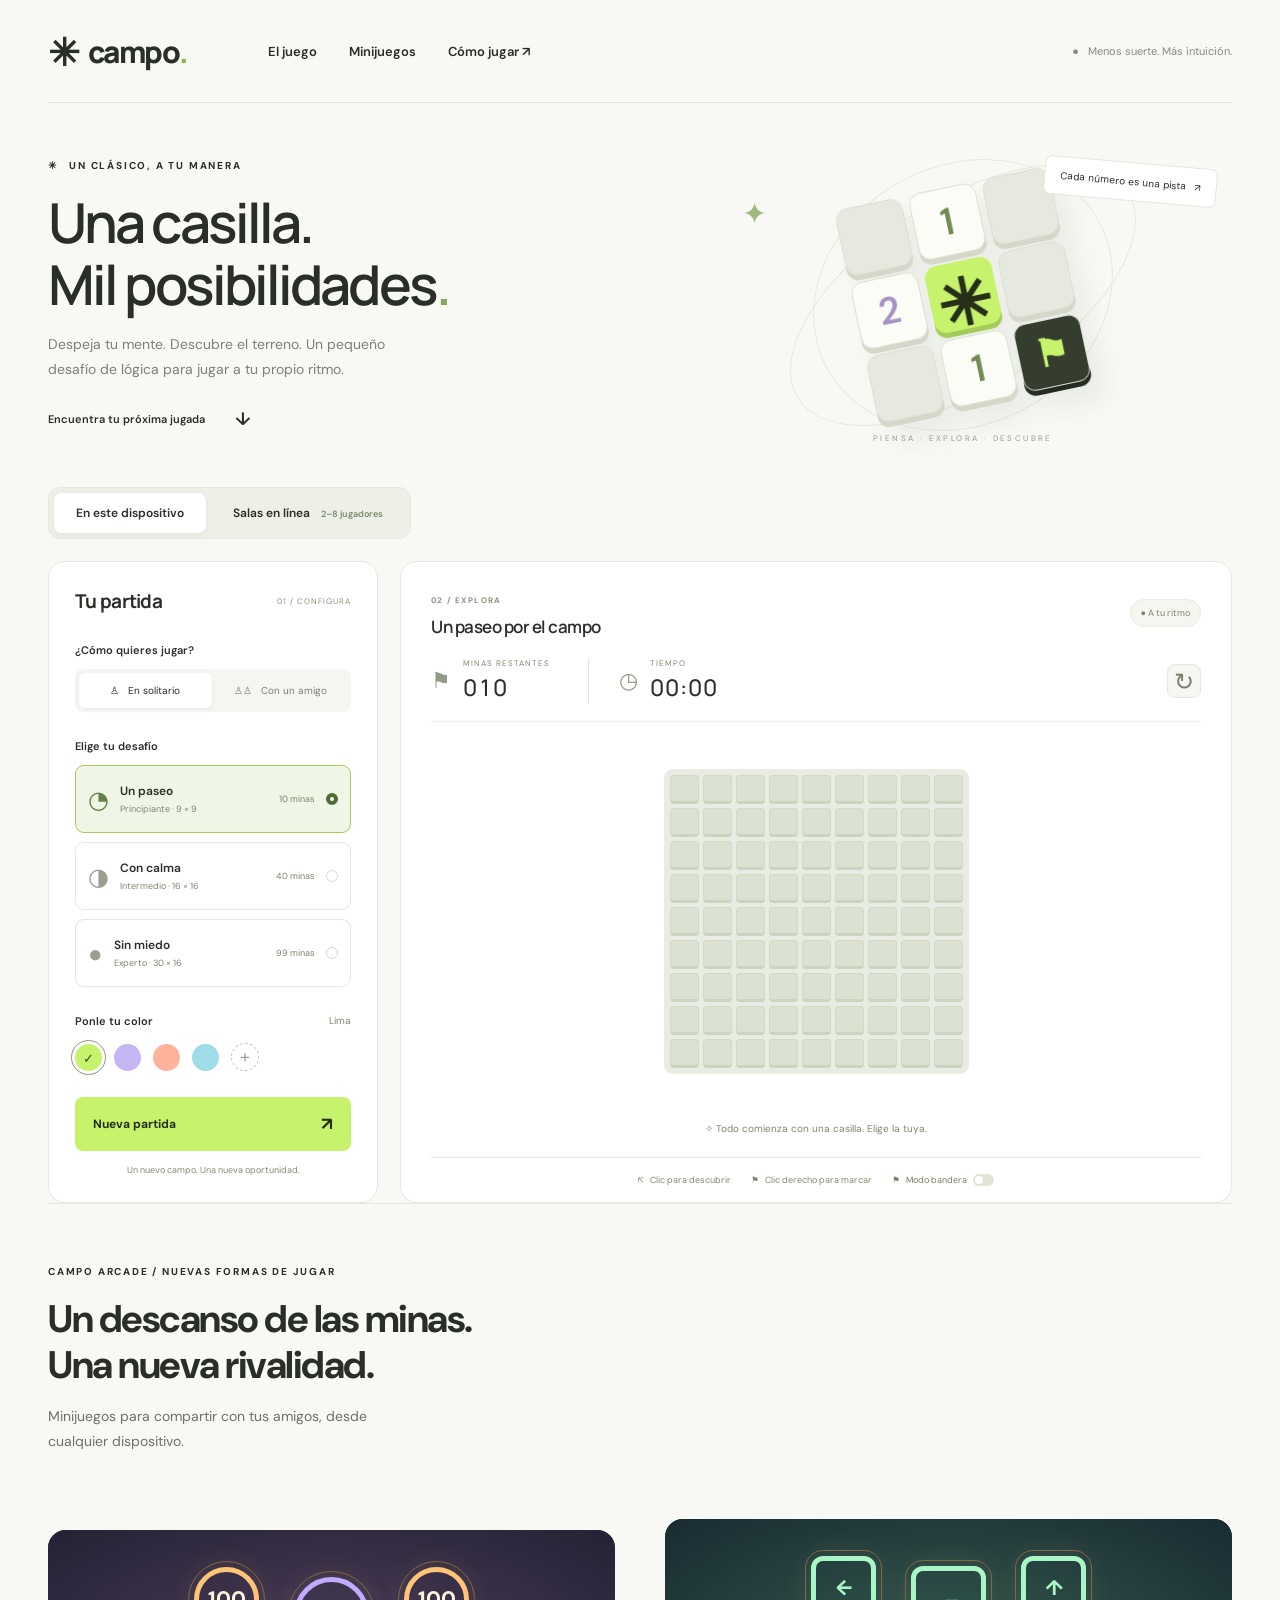
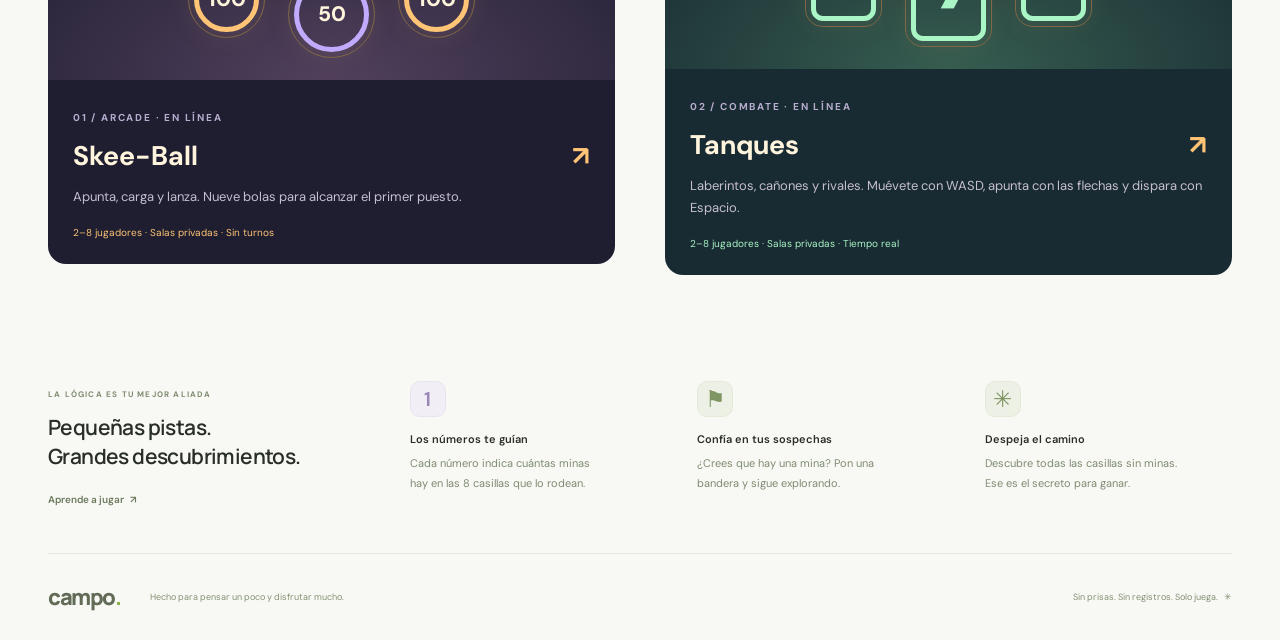
<file: index.html>
<!doctype html>
<html lang="es">
<head><meta charset="UTF-8"><meta name="viewport" content="width=device-width,initial-scale=1"><meta name="theme-color" content="#c6f36b"><title>Campo — Buscaminas a tu manera</title><link rel="stylesheet" href="styles.css"><script src="room-chat.js" defer></script><script src="game.js" defer></script><script src="app.js" defer></script><script src="online.js" defer></script><link rel="stylesheet" href="room-chat.css"></head>
<body>
<header class="wrap header"><a class="brand" href="#"><span>✳</span> campo<i>.</i></a><nav><a href="#game-zone">El juego</a><a href="#minigames">Minijuegos</a><button id="help-open">Cómo jugar ↗</button></nav><span class="header-note">● &nbsp; Menos suerte. Más intuición.</span></header>
<main class="wrap">
<section class="hero"><div><div class="eyebrow">✳ &nbsp; UN CLÁSICO, A TU MANERA</div><h1>Una casilla.<br>Mil posibilidades<span>.</span></h1><p>Despeja tu mente. Descubre el terreno. Un pequeño<br class="desktop"> desafío de lógica para jugar a tu propio ritmo.</p><a class="hero-link" href="#game-zone">Encuentra tu próxima jugada <span>↓</span></a></div><div class="hero-art" aria-hidden="true"><div class="orbit"></div><div class="orbit second"></div><span class="spark">✦</span><span class="floating-label">Cada número es una pista &nbsp; ↗</span><div class="art-board"><span></span><span class="number">1</span><span></span><span class="number purple">2</span><span class="mine">✳</span><span></span><span></span><span class="number">1</span><span class="flag">⚑</span></div><div class="art-caption">PIENSA · EXPLORA · DESCUBRE</div></div></section>
<div class="game-switch" id="game-zone" role="group" aria-label="Dónde jugar"><button id="local-tab" class="selected" aria-pressed="true">En este dispositivo</button><button id="online-tab" aria-pressed="false">Salas en línea <span>2–8 jugadores</span></button></div>
<section id="online-section" class="online-section" hidden aria-label="Salas multijugador">
  <div class="online-intro"><div><span class="eyebrow">UN MISMO CAMPO. CADA QUIEN POR SU VICTORIA.</span><h2>Invita a tu próxima rivalidad.</h2></div><button id="online-rules-open" class="outline-button">Reglas de las salas ↗</button></div>
<div class="online-palette"><span>Tu color, también en la sala</span><div class="swatches" aria-label="Colores de las salas"><button class="swatch selected" data-color="#c6f36b" data-name="Lima" style="--swatch:#c6f36b" aria-label="Lima" aria-pressed="true"></button><button class="swatch" data-color="#c6b5f4" data-name="Lavanda" style="--swatch:#c6b5f4" aria-label="Lavanda" aria-pressed="false"></button><button class="swatch" data-color="#ffb39b" data-name="Durazno" style="--swatch:#ffb39b" aria-label="Durazno" aria-pressed="false"></button><button class="swatch" data-color="#9edce7" data-name="Cielo" style="--swatch:#9edce7" aria-label="Cielo" aria-pressed="false"></button><label class="custom-color">＋<input type="color" id="online-color" value="#c6f36b" aria-label="Color personalizado para la sala"></label></div></div>
  <p id="online-error" class="online-error" role="alert" hidden></p>
  <div id="online-entry" class="online-entry panel">
    <div class="entry-name"><label for="online-name">¿Cómo te llamas?</label><input id="online-name" maxlength="18" placeholder="Tu nombre en la partida" autocomplete="nickname" required><p>Todos verán tu nombre y tus puntos. No necesitas registrarte.</p></div>
    <form id="create-room-form" class="room-form"><span class="eyebrow">01 / REÚNE A TUS AMIGOS</span><h3>Crea tu campo</h3><div class="form-grid"><label>Modalidad<select id="room-mode"><option value="duel">Duelo · 1 vs 1</option><option value="ffa">Todos contra todos</option></select></label><label>Máximo de jugadores<select id="room-size" disabled><option value="2">2 jugadores</option><option value="3">3 jugadores</option><option value="4">4 jugadores</option><option value="5">5 jugadores</option><option value="6">6 jugadores</option><option value="7">7 jugadores</option><option value="8">8 jugadores</option></select></label><label class="full-width">Tiempo de la partida<select id="room-duration"><option value="300">5 minutos</option><option value="180">3 minutos</option><option value="600">10 minutos</option><option value="900">15 minutos</option><option value="0">Sin límite</option></select></label></div><div class="field-preview"><span>▦</span><p><strong>Un campo para todos</strong>40 × 24 casillas · 180 minas · juego simultáneo</p></div><button class="primary" type="submit">Crear sala <span>↗</span></button></form>
    <form id="join-room-form" class="room-form join-form"><span class="eyebrow">02 / ENTRA AL DESAFÍO</span><h3>¿Ya tienes código?</h3><p>Pídeselo a quien creó la sala. Cada amigo puede entrar desde su propio dispositivo.</p><label for="join-code">Código de la sala</label><input id="join-code" class="code-input" placeholder="ABC234" maxlength="6" minlength="6" pattern="[A-Za-z2-9]{6}" required autocomplete="off" spellcheck="false"><button type="submit" class="outline-button">Unirme a la sala ↗</button><p class="small-note">El anfitrión comienza cuando estén listos. Se necesitan al menos dos jugadores.</p></form>
  </div>
  <div id="room-view" hidden>
    <div class="room-heading panel"><div><span class="eyebrow">COMPARTE EL CÓDIGO</span><div class="room-code-row"><strong id="room-code"></strong><button id="copy-room" class="outline-button">Copiar invitación</button></div></div><div class="room-clock"><span id="room-clock-label">TIEMPO DE PARTIDA</span><strong id="room-timer">05:00</strong></div><div class="room-actions"><button id="expand-field" class="outline-button" hidden aria-pressed="false">⛶ Ampliar mapa</button><button id="start-room" class="primary">Comenzar partida ↗</button><button id="rematch-room" class="primary" hidden>Preparar revancha ↗</button><button id="leave-room" class="quiet-button">Salir de la sala</button></div></div>
    <div class="online-layout"><aside class="panel ranking-panel"><div class="panel-heading"><h3>La competencia</h3><span id="room-count"></span></div><p id="room-summary" class="small-note"></p><ol id="room-players" class="room-players"></ol><p id="connection-status" class="connection-status" role="status">Conectando…</p><p class="small-note">Apertura segura sin puntos. +10 por jugada segura, −20 por mina. Gana la puntuación final más alta, incluso si su jugador fue eliminado por una mina.</p></aside><div class="panel arena-panel"><div class="arena-heading"><div><span class="eyebrow" id="arena-phase">SALA DE ESPERA</span><h3 id="arena-title">Todo listo para explorar</h3></div><span class="badge" id="safe-count"></span></div><p id="room-message" class="room-message" role="status"></p><div id="room-result" class="room-result" hidden></div><div id="lobby-placeholder" class="lobby-placeholder"><span>✳</span><h3>El campo se abre juntos.</h3><p>Comparte la invitación y espera a tus amigos.<br>El anfitrión da la salida.</p></div><div id="online-board-area" hidden><div class="arena-tools"><button id="online-flag" class="outline-button" aria-pressed="false">⚑ Modo bandera</button><button id="center-field" class="quiet-button">✦ Ir a mi salida</button><span class="auto-fit-label">Mapa completo · ajuste automático</span></div><div id="online-board-scroll" class="online-board-scroll" aria-label="Campo completo, ajustado a la pantalla"><div id="online-board" class="board" role="group" aria-label="Tablero compartido de 40 por 24 casillas"></div></div><p class="small-note arena-hint">Todo el campo está a la vista. Clic derecho o modo bandera para tus marcas privadas. Las flechas del teclado mueven el foco.</p></div></div></div>
  </div>
</section>
<section class="play-section" id="play" aria-label="Buscaminas">
<aside class="panel settings"><div class="panel-heading"><h2>Tu partida</h2><span>01 / CONFIGURA</span></div>
<fieldset><legend>¿Cómo quieres jugar?</legend><div class="segmented"><button data-mode="solo" class="selected" aria-pressed="true">♙ &nbsp; En solitario</button><button data-mode="duo" aria-pressed="false">♙♙ &nbsp; Con un amigo</button></div></fieldset>
<div id="players" class="players" hidden><label>Jugador 1<input id="name-one" maxlength="18" placeholder="Jugador 1"></label><label>Jugador 2<input id="name-two" maxlength="18" placeholder="Jugador 2"></label><p>Por turnos, en el mismo dispositivo.</p></div>
<fieldset><legend>Elige tu desafío</legend><div class="difficulty-options"><button class="difficulty selected" data-level="easy" aria-pressed="true"><span class="level-icon">◔</span><span><strong>Un paseo</strong><small>Principiante · 9 × 9</small></span><span class="mine-count">10 minas</span><i></i></button><button class="difficulty" data-level="medium" aria-pressed="false"><span class="level-icon">◑</span><span><strong>Con calma</strong><small>Intermedio · 16 × 16</small></span><span class="mine-count">40 minas</span><i></i></button><button class="difficulty" data-level="hard" aria-pressed="false"><span class="level-icon">●</span><span><strong>Sin miedo</strong><small>Experto · 30 × 16</small></span><span class="mine-count">99 minas</span><i></i></button></div></fieldset>
<div class="theme-block"><div class="label-row"><h3>Ponle tu color</h3><span id="theme-name">Lima</span></div><div class="swatches" aria-label="Colores de la interfaz"><button class="swatch selected" data-color="#c6f36b" data-name="Lima" style="--swatch:#c6f36b" aria-label="Lima" aria-pressed="true"></button><button class="swatch" data-color="#c6b5f4" data-name="Lavanda" style="--swatch:#c6b5f4" aria-label="Lavanda" aria-pressed="false"></button><button class="swatch" data-color="#ffb39b" data-name="Durazno" style="--swatch:#ffb39b" aria-label="Durazno" aria-pressed="false"></button><button class="swatch" data-color="#9edce7" data-name="Cielo" style="--swatch:#9edce7" aria-label="Cielo" aria-pressed="false"></button><label class="custom-color" title="Elige cualquier color">＋<input type="color" id="custom-color" value="#c6f36b" aria-label="Elegir un color personalizado"></label></div></div>
<button class="primary" id="new-game"><span>Empezar partida</span><span>↗</span></button><p class="settings-note">Un nuevo campo. Una nueva oportunidad.</p></aside>
<div class="panel game-panel"><div class="game-top"><div><span class="eyebrow">02 / EXPLORA</span><h2 id="game-title">Un paseo por el campo</h2></div><span class="badge" id="game-badge">● A tu ritmo</span></div><div class="stats"><div><span class="stat-icon">⚑</span><div><span class="stat-label">MINAS RESTANTES</span><strong id="remaining">010</strong></div></div><div class="timer-stat"><span class="stat-icon">◷</span><div><span class="stat-label">TIEMPO</span><strong id="timer">00:00</strong></div></div><button class="restart" id="restart" title="Reiniciar partida" aria-label="Reiniciar partida">↻</button></div><div class="scoreboard" id="scoreboard" hidden><div id="player-one"></div><span>VS</span><div id="player-two"></div></div><div class="board-area"><div class="board-scroll"><div class="board" id="board" role="group" aria-label="Tablero de buscaminas"></div></div></div><div class="game-message" id="game-message" role="status" aria-live="polite"></div><div class="game-bottom"><span>↖ &nbsp; Clic para descubrir</span><span>⚑ &nbsp; Clic derecho para marcar</span><button id="flag-mode" aria-pressed="false">⚑ &nbsp; Modo bandera <i></i></button></div></div>
</section>
<section id="minigames" class="minigames"><div><span class="eyebrow">CAMPO ARCADE / NUEVAS FORMAS DE JUGAR</span><h2>Un descanso de las minas.<br>Una nueva rivalidad.</h2><p>Minijuegos para compartir con tus amigos, desde cualquier dispositivo.</p></div><a class="skee-card" href="skeeball.html"><div class="skee-card-art" aria-hidden="true"><i>100</i><b>50</b><i>100</i></div><div class="skee-card-copy"><span class="eyebrow">01 / ARCADE · EN LÍNEA</span><h3>Skee-Ball <span>↗</span></h3><p>Apunta, carga y lanza. Nueve bolas para alcanzar el primer puesto.</p><span class="skee-pill">2–8 jugadores · Salas privadas · Sin turnos</span></div></a><a class="skee-card tank-card" href="tanks.html"><div class="skee-card-art" aria-hidden="true"><i>←</i><b>▰</b><i>↑</i></div><div class="skee-card-copy"><span class="eyebrow">02 / COMBATE · EN LÍNEA</span><h3>Tanques <span>↗</span></h3><p>Laberintos, cañones y rivales. Muévete con WASD, apunta con las flechas y dispara con Espacio.</p><span class="skee-pill">2–8 jugadores · Salas privadas · Tiempo real</span></div></a></section>
<section class="learning"><div class="learning-intro"><span class="eyebrow">LA LÓGICA ES TU MEJOR ALIADA</span><h2>Pequeñas pistas.<br>Grandes descubrimientos.</h2><button id="help-bottom">Aprende a jugar &nbsp; ↗</button></div><article><span class="lesson-icon number-icon">1</span><h3>Los números te guían</h3><p>Cada número indica cuántas minas hay en las 8 casillas que lo rodean.</p></article><article><span class="lesson-icon">⚑</span><h3>Confía en tus sospechas</h3><p>¿Crees que hay una mina? Pon una bandera y sigue explorando.</p></article><article><span class="lesson-icon">✳</span><h3>Despeja el camino</h3><p>Descubre todas las casillas sin minas. Ese es el secreto para ganar.</p></article></section>
</main><footer class="wrap"><a class="brand" href="#">campo<i>.</i></a><span>Hecho para pensar un poco y disfrutar mucho.</span><span>Sin prisas. Sin registros. Solo juega. &nbsp; ✳</span></footer>
<dialog id="help-dialog"><div class="dialog-heading"><span class="eyebrow">TU PRIMERA EXPEDICIÓN</span><button id="help-close" aria-label="Cerrar instrucciones">×</button></div><h2>Un campo de posibilidades.</h2><p>Tu objetivo es descubrir todas las casillas que no tienen minas.</p><ol><li><strong>Elige una casilla.</strong> Haz clic o tócala para descubrirla. En las partidas locales, la primera jugada y sus casillas vecinas siempre están libres de minas.</li><li><strong>Lee las pistas.</strong> Un 1 indica una mina entre las casillas de alrededor, incluidas las diagonales. Un 2 indica dos. Las zonas vacías se abren automáticamente.</li><li><strong>Marca tus sospechas.</strong> Haz clic derecho para poner o quitar una bandera. En móvil, activa «Modo bandera» y toca una casilla. Las banderas no cuentan como aciertos.</li><li><strong>Despeja el campo.</strong> Ganas al descubrir todas las casillas seguras, aunque no marques todas las minas. Si abres una mina, termina la partida.</li></ol><div class="duo-help"><h3>¿Juegas con un amigo?</h3><p>Compartan el dispositivo y alternen turnos. Cada casilla segura descubierta suma 10 puntos, incluidas las que se abren automáticamente. El turno cambia después de descubrir; colocar banderas no lo cambia. Si alguien toca una mina, gana su rival. Si despejan todo el campo, gana quien tenga más puntos; puede haber empate.</p></div><p class="keyboard-help">Teclado: usa Tab para navegar y Enter o espacio para descubrir. Activa «Modo bandera» para marcar. Usa las flechas para moverte por el tablero.</p><button class="primary" id="help-ready">¡Ya lo tengo! <span>↗</span></button></dialog>
<dialog id="online-rules"><div class="dialog-heading"><span class="eyebrow">COMPITE CON TUS AMIGOS</span><button id="online-rules-close" aria-label="Cerrar reglas multijugador">×</button></div><h2>Un campo. Cada quien a su ritmo.</h2><ol><li><strong>Salas de 2 a 8 personas.</strong> Escribe tu nombre y comparte el código. Elige un duelo o todos contra todos. Cuando el anfitrión inicia, todos pueden jugar simultáneamente.</li><li><strong>El tablero empieza cerrado.</strong> Cada jugador tiene una salida segura, marcada con una estrella en su pantalla. Púlsala cuando quieras empezar: su área de 3 × 3 está libre de minas y se expande por los espacios vacíos. Esta apertura no suma puntos. Las salidas de tus rivales permanecen reservadas hasta que las abran.</li><li><strong>Explora sin esperar.</strong> Puedes descubrir casillas consecutivamente, sin turnos ni límite de tiempo por jugada. Las vacías despejan la zona conectada y sus bordes numerados, como en solitario. Tus banderas son privadas. Si dos personas descubren la misma casilla, solo la primera solicitud recibida por el servidor obtiene puntos; las casillas abiertas no vuelven a puntuar.</li><li><strong>Puntos por decisión.</strong> Tras tu apertura, cada jugada segura suma 10 puntos, tanto si abre una casilla como si despeja cien. Una mina resta 20 puntos y te elimina del campo; puedes observar y tu puntuación final sigue compitiendo.</li><li><strong>Gana la puntuación más alta.</strong> La partida termina al agotarse el tiempo general, despejar el campo o quedar como máximo un jugador activo. Se comparan los puntos finales de quienes hicieron su apertura, incluidos los eliminados por mina. Quien abandona o se desconecta durante más de 120 segundos no puede ganar. Los empates se comparten.</li><li><strong>Tiempo general opcional.</strong> El anfitrión elige 3, 5, 10 o 15 minutos, o sin límite. El reloj comienza al iniciar la ronda y lo controla el servidor. Pensar tu siguiente jugada no resta puntos ni te elimina mientras sigas conectado.</li><li><strong>Revancha.</strong> El anfitrión puede preparar otra ronda con el mismo código: se reinician puntos y salidas seguras. Las salas son temporales y desaparecen al reiniciar el servidor.</li></ol><button class="primary" id="online-rules-ready">¡A competir! <span>↗</span></button></dialog>
</body></html>
</file>
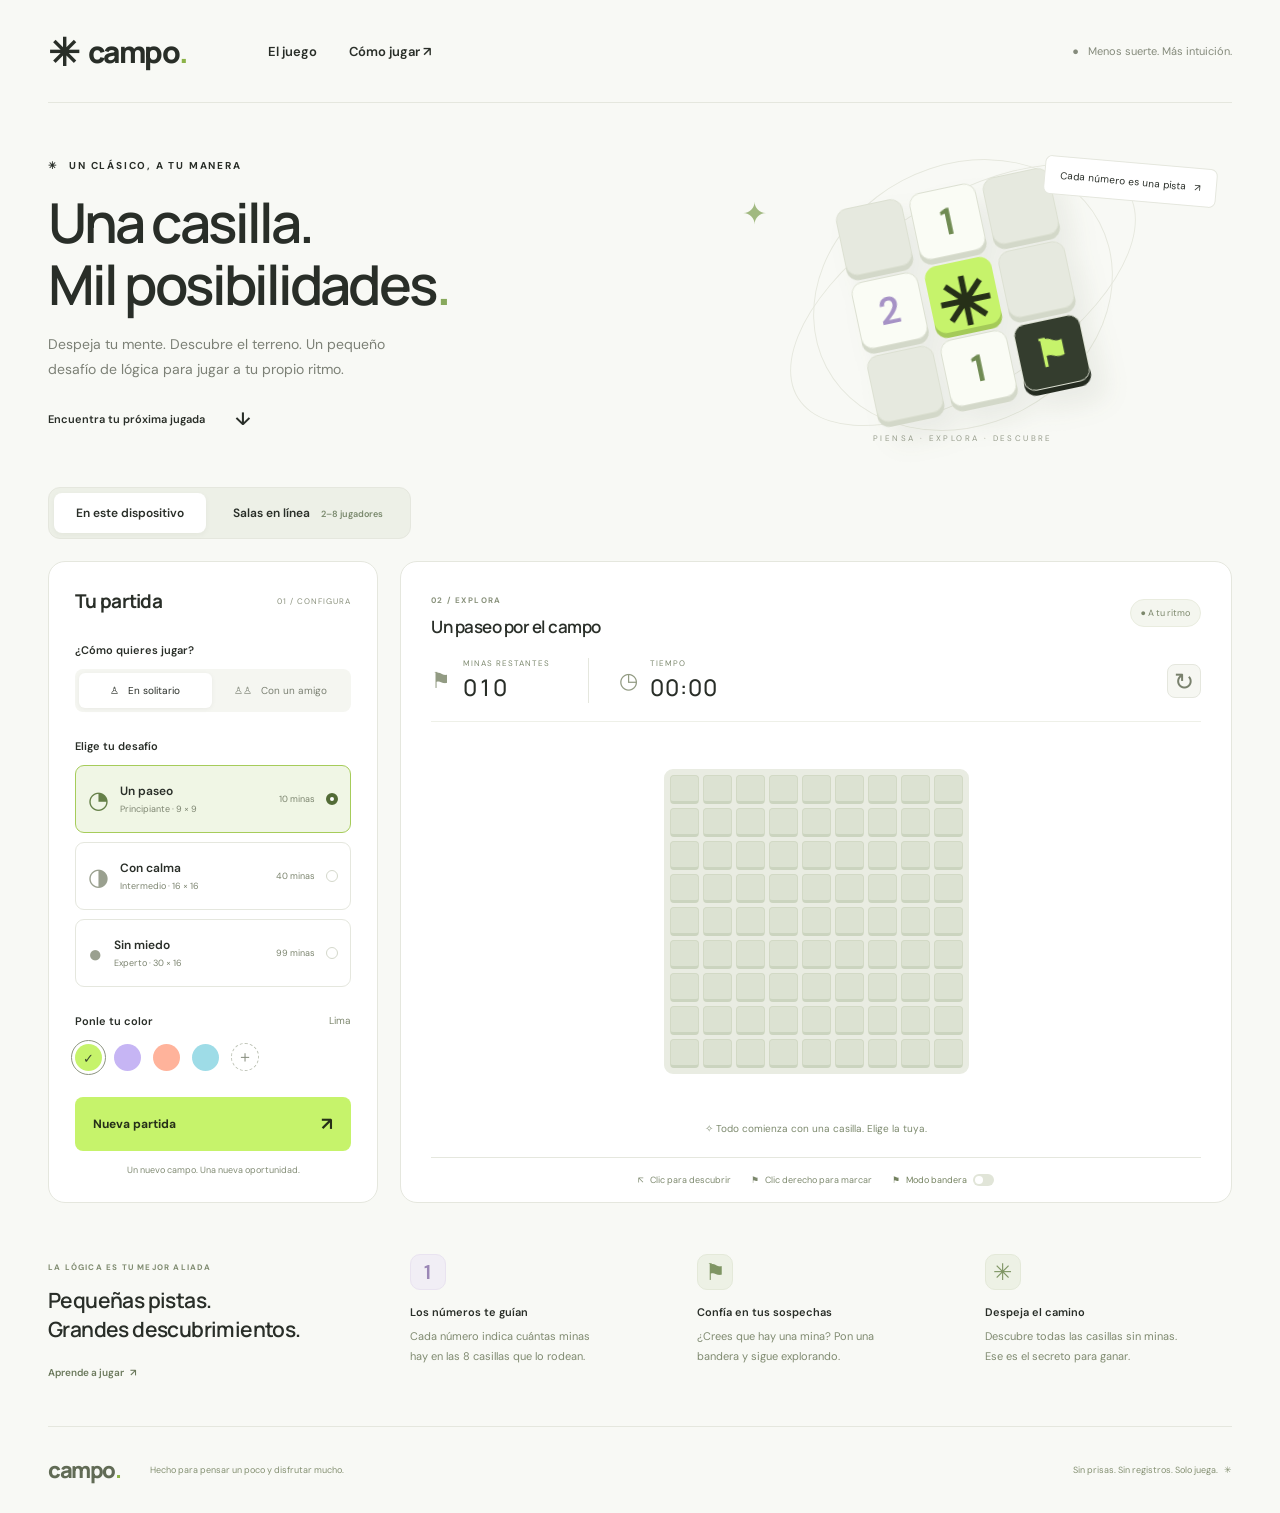
<file: wwwroot/index.html>
<!doctype html>
<html lang="es">
<head><meta charset="UTF-8"><meta name="viewport" content="width=device-width,initial-scale=1"><meta name="theme-color" content="#c6f36b"><title>Campo — Buscaminas a tu manera</title><link rel="stylesheet" href="styles.css"><script src="game.js" defer></script><script src="app.js" defer></script><script src="online.js" defer></script></head>
<body>
<header class="wrap header"><a class="brand" href="#"><span>✳</span> campo<i>.</i></a><nav><a href="#game-zone">El juego</a><button id="help-open">Cómo jugar ↗</button></nav><span class="header-note">● &nbsp; Menos suerte. Más intuición.</span></header>
<main class="wrap">
<section class="hero"><div><div class="eyebrow">✳ &nbsp; UN CLÁSICO, A TU MANERA</div><h1>Una casilla.<br>Mil posibilidades<span>.</span></h1><p>Despeja tu mente. Descubre el terreno. Un pequeño<br class="desktop"> desafío de lógica para jugar a tu propio ritmo.</p><a class="hero-link" href="#game-zone">Encuentra tu próxima jugada <span>↓</span></a></div><div class="hero-art" aria-hidden="true"><div class="orbit"></div><div class="orbit second"></div><span class="spark">✦</span><span class="floating-label">Cada número es una pista &nbsp; ↗</span><div class="art-board"><span></span><span class="number">1</span><span></span><span class="number purple">2</span><span class="mine">✳</span><span></span><span></span><span class="number">1</span><span class="flag">⚑</span></div><div class="art-caption">PIENSA · EXPLORA · DESCUBRE</div></div></section>
<div class="game-switch" id="game-zone" role="group" aria-label="Dónde jugar"><button id="local-tab" class="selected" aria-pressed="true">En este dispositivo</button><button id="online-tab" aria-pressed="false">Salas en línea <span>2–8 jugadores</span></button></div>
<section id="online-section" class="online-section" hidden aria-label="Salas multijugador">
  <div class="online-intro"><div><span class="eyebrow">UN MISMO CAMPO. CADA QUIEN POR SU VICTORIA.</span><h2>Invita a tu próxima rivalidad.</h2></div><button id="online-rules-open" class="outline-button">Reglas de las salas ↗</button></div>
<div class="online-palette"><span>Tu color, también en la sala</span><div class="swatches" aria-label="Colores de las salas"><button class="swatch selected" data-color="#c6f36b" data-name="Lima" style="--swatch:#c6f36b" aria-label="Lima" aria-pressed="true"></button><button class="swatch" data-color="#c6b5f4" data-name="Lavanda" style="--swatch:#c6b5f4" aria-label="Lavanda" aria-pressed="false"></button><button class="swatch" data-color="#ffb39b" data-name="Durazno" style="--swatch:#ffb39b" aria-label="Durazno" aria-pressed="false"></button><button class="swatch" data-color="#9edce7" data-name="Cielo" style="--swatch:#9edce7" aria-label="Cielo" aria-pressed="false"></button><label class="custom-color">＋<input type="color" id="online-color" value="#c6f36b" aria-label="Color personalizado para la sala"></label></div></div>
  <p id="online-error" class="online-error" role="alert" hidden></p>
  <div id="online-entry" class="online-entry panel">
    <div class="entry-name"><label for="online-name">¿Cómo te llamas?</label><input id="online-name" maxlength="18" placeholder="Tu nombre en la partida" autocomplete="nickname" required><p>Todos verán tu nombre y tus puntos. No necesitas registrarte.</p></div>
    <form id="create-room-form" class="room-form"><span class="eyebrow">01 / REÚNE A TUS AMIGOS</span><h3>Crea tu campo</h3><div class="form-grid"><label>Modalidad<select id="room-mode"><option value="duel">Duelo · 1 vs 1</option><option value="ffa">Todos contra todos</option></select></label><label>Máximo de jugadores<select id="room-size" disabled><option value="2">2 jugadores</option><option value="3">3 jugadores</option><option value="4">4 jugadores</option><option value="5">5 jugadores</option><option value="6">6 jugadores</option><option value="7">7 jugadores</option><option value="8">8 jugadores</option></select></label><label class="full-width">Tiempo de la partida<select id="room-duration"><option value="300">5 minutos</option><option value="180">3 minutos</option><option value="600">10 minutos</option><option value="900">15 minutos</option><option value="0">Sin límite</option></select></label></div><div class="field-preview"><span>▦</span><p><strong>Un campo para todos</strong>40 × 24 casillas · 180 minas · turnos de 30 segundos</p></div><button class="primary" type="submit">Crear sala <span>↗</span></button></form>
    <form id="join-room-form" class="room-form join-form"><span class="eyebrow">02 / ENTRA AL DESAFÍO</span><h3>¿Ya tienes código?</h3><p>Pídeselo a quien creó la sala. Cada amigo puede entrar desde su propio dispositivo.</p><label for="join-code">Código de la sala</label><input id="join-code" class="code-input" placeholder="ABC234" maxlength="6" minlength="6" pattern="[A-Za-z2-9]{6}" required autocomplete="off" spellcheck="false"><button type="submit" class="outline-button">Unirme a la sala ↗</button><p class="small-note">El anfitrión comienza cuando estén listos. Se necesitan al menos dos jugadores.</p></form>
  </div>
  <div id="room-view" hidden>
    <div class="room-heading panel"><div><span class="eyebrow">COMPARTE EL CÓDIGO</span><div class="room-code-row"><strong id="room-code"></strong><button id="copy-room" class="outline-button">Copiar invitación</button></div></div><div class="room-clock"><span id="room-clock-label">TIEMPO DE PARTIDA</span><strong id="room-timer">05:00</strong></div><div class="room-actions"><button id="start-room" class="primary">Comenzar partida ↗</button><button id="rematch-room" class="primary" hidden>Preparar revancha ↗</button><button id="leave-room" class="quiet-button">Salir de la sala</button></div></div>
    <div class="online-layout"><aside class="panel ranking-panel"><div class="panel-heading"><h3>La competencia</h3><span id="room-count"></span></div><p id="room-summary" class="small-note"></p><ol id="room-players" class="room-players"></ol><p id="connection-status" class="connection-status" role="status">Conectando…</p><p class="small-note">Apertura segura sin puntos. +10 por jugada segura, −20 por mina. Gana la puntuación final más alta, incluso si su jugador fue eliminado por una mina.</p></aside><div class="panel arena-panel"><div class="arena-heading"><div><span class="eyebrow" id="arena-phase">SALA DE ESPERA</span><h3 id="arena-title">Todo listo para explorar</h3></div><span class="badge" id="safe-count"></span></div><p id="room-message" class="room-message" role="status"></p><div id="turn-banner" class="turn-banner" hidden><strong id="turn-player"></strong><span>Tiempo de turno <b id="turn-clock">00:30</b></span></div><div id="room-result" class="room-result" hidden></div><div id="lobby-placeholder" class="lobby-placeholder"><span>✳</span><h3>El campo se abre juntos.</h3><p>Comparte la invitación y espera a tus amigos.<br>El anfitrión da la salida.</p></div><div id="online-board-area" hidden><div class="arena-tools"><button id="online-flag" class="outline-button" aria-pressed="false">⚑ Modo bandera</button><button id="center-field" class="quiet-button">✦ Ir a mi salida</button><label>Zoom <input id="field-zoom" type="range" min="22" max="44" value="30" aria-label="Tamaño de las casillas"></label></div><div id="online-board-scroll" class="online-board-scroll" tabindex="0" aria-label="Campo desplazable"><div id="online-board" class="board" role="group" aria-label="Tablero compartido de 40 por 24 casillas"></div></div><p class="small-note arena-hint">Desliza para recorrer el campo. Clic derecho o modo bandera para tus marcas privadas. Las flechas del teclado mueven el foco.</p></div></div></div>
  </div>
</section>
<section class="play-section" id="play" aria-label="Buscaminas">
<aside class="panel settings"><div class="panel-heading"><h2>Tu partida</h2><span>01 / CONFIGURA</span></div>
<fieldset><legend>¿Cómo quieres jugar?</legend><div class="segmented"><button data-mode="solo" class="selected" aria-pressed="true">♙ &nbsp; En solitario</button><button data-mode="duo" aria-pressed="false">♙♙ &nbsp; Con un amigo</button></div></fieldset>
<div id="players" class="players" hidden><label>Jugador 1<input id="name-one" maxlength="18" placeholder="Jugador 1"></label><label>Jugador 2<input id="name-two" maxlength="18" placeholder="Jugador 2"></label><p>Por turnos, en el mismo dispositivo.</p></div>
<fieldset><legend>Elige tu desafío</legend><div class="difficulty-options"><button class="difficulty selected" data-level="easy" aria-pressed="true"><span class="level-icon">◔</span><span><strong>Un paseo</strong><small>Principiante · 9 × 9</small></span><span class="mine-count">10 minas</span><i></i></button><button class="difficulty" data-level="medium" aria-pressed="false"><span class="level-icon">◑</span><span><strong>Con calma</strong><small>Intermedio · 16 × 16</small></span><span class="mine-count">40 minas</span><i></i></button><button class="difficulty" data-level="hard" aria-pressed="false"><span class="level-icon">●</span><span><strong>Sin miedo</strong><small>Experto · 30 × 16</small></span><span class="mine-count">99 minas</span><i></i></button></div></fieldset>
<div class="theme-block"><div class="label-row"><h3>Ponle tu color</h3><span id="theme-name">Lima</span></div><div class="swatches" aria-label="Colores de la interfaz"><button class="swatch selected" data-color="#c6f36b" data-name="Lima" style="--swatch:#c6f36b" aria-label="Lima" aria-pressed="true"></button><button class="swatch" data-color="#c6b5f4" data-name="Lavanda" style="--swatch:#c6b5f4" aria-label="Lavanda" aria-pressed="false"></button><button class="swatch" data-color="#ffb39b" data-name="Durazno" style="--swatch:#ffb39b" aria-label="Durazno" aria-pressed="false"></button><button class="swatch" data-color="#9edce7" data-name="Cielo" style="--swatch:#9edce7" aria-label="Cielo" aria-pressed="false"></button><label class="custom-color" title="Elige cualquier color">＋<input type="color" id="custom-color" value="#c6f36b" aria-label="Elegir un color personalizado"></label></div></div>
<button class="primary" id="new-game"><span>Empezar partida</span><span>↗</span></button><p class="settings-note">Un nuevo campo. Una nueva oportunidad.</p></aside>
<div class="panel game-panel"><div class="game-top"><div><span class="eyebrow">02 / EXPLORA</span><h2 id="game-title">Un paseo por el campo</h2></div><span class="badge" id="game-badge">● A tu ritmo</span></div><div class="stats"><div><span class="stat-icon">⚑</span><div><span class="stat-label">MINAS RESTANTES</span><strong id="remaining">010</strong></div></div><div class="timer-stat"><span class="stat-icon">◷</span><div><span class="stat-label">TIEMPO</span><strong id="timer">00:00</strong></div></div><button class="restart" id="restart" title="Reiniciar partida" aria-label="Reiniciar partida">↻</button></div><div class="scoreboard" id="scoreboard" hidden><div id="player-one"></div><span>VS</span><div id="player-two"></div></div><div class="board-area"><div class="board-scroll"><div class="board" id="board" role="group" aria-label="Tablero de buscaminas"></div></div></div><div class="game-message" id="game-message" role="status" aria-live="polite"></div><div class="game-bottom"><span>↖ &nbsp; Clic para descubrir</span><span>⚑ &nbsp; Clic derecho para marcar</span><button id="flag-mode" aria-pressed="false">⚑ &nbsp; Modo bandera <i></i></button></div></div>
</section>
<section class="learning"><div class="learning-intro"><span class="eyebrow">LA LÓGICA ES TU MEJOR ALIADA</span><h2>Pequeñas pistas.<br>Grandes descubrimientos.</h2><button id="help-bottom">Aprende a jugar &nbsp; ↗</button></div><article><span class="lesson-icon number-icon">1</span><h3>Los números te guían</h3><p>Cada número indica cuántas minas hay en las 8 casillas que lo rodean.</p></article><article><span class="lesson-icon">⚑</span><h3>Confía en tus sospechas</h3><p>¿Crees que hay una mina? Pon una bandera y sigue explorando.</p></article><article><span class="lesson-icon">✳</span><h3>Despeja el camino</h3><p>Descubre todas las casillas sin minas. Ese es el secreto para ganar.</p></article></section>
</main><footer class="wrap"><a class="brand" href="#">campo<i>.</i></a><span>Hecho para pensar un poco y disfrutar mucho.</span><span>Sin prisas. Sin registros. Solo juega. &nbsp; ✳</span></footer>
<dialog id="help-dialog"><div class="dialog-heading"><span class="eyebrow">TU PRIMERA EXPEDICIÓN</span><button id="help-close" aria-label="Cerrar instrucciones">×</button></div><h2>Un campo de posibilidades.</h2><p>Tu objetivo es descubrir todas las casillas que no tienen minas.</p><ol><li><strong>Elige una casilla.</strong> Haz clic o tócala para descubrirla. En las partidas locales, la primera jugada y sus casillas vecinas siempre están libres de minas.</li><li><strong>Lee las pistas.</strong> Un 1 indica una mina entre las casillas de alrededor, incluidas las diagonales. Un 2 indica dos. Las zonas vacías se abren automáticamente.</li><li><strong>Marca tus sospechas.</strong> Haz clic derecho para poner o quitar una bandera. En móvil, activa «Modo bandera» y toca una casilla. Las banderas no cuentan como aciertos.</li><li><strong>Despeja el campo.</strong> Ganas al descubrir todas las casillas seguras, aunque no marques todas las minas. Si abres una mina, termina la partida.</li></ol><div class="duo-help"><h3>¿Juegas con un amigo?</h3><p>Compartan el dispositivo y alternen turnos. Cada casilla segura descubierta suma 10 puntos, incluidas las que se abren automáticamente. El turno cambia después de descubrir; colocar banderas no lo cambia. Si alguien toca una mina, gana su rival. Si despejan todo el campo, gana quien tenga más puntos; puede haber empate.</p></div><p class="keyboard-help">Teclado: usa Tab para navegar y Enter o espacio para descubrir. Activa «Modo bandera» para marcar. Usa las flechas para moverte por el tablero.</p><button class="primary" id="help-ready">¡Ya lo tengo! <span>↗</span></button></dialog>
<dialog id="online-rules"><div class="dialog-heading"><span class="eyebrow">COMPITE CON TUS AMIGOS</span><button id="online-rules-close" aria-label="Cerrar reglas multijugador">×</button></div><h2>Un campo. Las mismas oportunidades.</h2><ol><li><strong>Salas de 2 a 8 personas.</strong> Escribe tu nombre y comparte el código. Elige un duelo o todos contra todos. El anfitrión inicia y el servidor sortea el orden de los turnos en cada ronda.</li><li><strong>El tablero empieza cerrado.</strong> Cada jugador tiene una salida segura, marcada con una estrella en su pantalla. En tu primer turno pulsa esa casilla: su área de 3 × 3 está libre de minas y se expande por los espacios vacíos. Esta apertura no suma puntos. Las aperturas de tus rivales quedan reservadas hasta que les toque usarlas.</li><li><strong>Una jugada por turno.</strong> Tienes 30 segundos para descubrir una casilla. Las vacías despejan toda la zona conectada y sus bordes numerados, como en solitario. Las banderas privadas no consumen el turno y puedes prepararlas mientras esperas. Una casilla abierta no gasta el turno.</li><li><strong>Puntos por decisión.</strong> Tras tu apertura, cada jugada segura suma 10 puntos, tanto si abre una casilla como si despeja cien. El tamaño aleatorio de la expansión no da ventaja. Una mina resta 20 puntos y te elimina del campo; puedes observar y tu puntuación final sigue compitiendo.</li><li><strong>Gana la puntuación más alta.</strong> La partida termina al agotarse el tiempo, despejar el campo o quedar como máximo un jugador activo. Se comparan los puntos finales de quienes hicieron su apertura, incluidos los eliminados por mina. Quien abandona, se desconecta durante más de 120 segundos o queda descalificado por inactividad no puede ganar. Los empates se comparten, sin premiar la velocidad.</li><li><strong>Hay que participar.</strong> Agotar los 30 segundos resta 10 puntos y pasa el turno. Perder dos turnos consecutivos te descalifica. Jugar reinicia ese contador. El reloj general y el de turno los controla el servidor; el tiempo general empieza al iniciar la ronda.</li><li><strong>Revancha.</strong> El anfitrión puede preparar otra ronda con el mismo código: se reinician puntos, salidas seguras y turnos. Las salas son temporales y desaparecen al reiniciar el servidor.</li></ol><button class="primary" id="online-rules-ready">¡A competir! <span>↗</span></button></dialog>
</body></html>
</file>
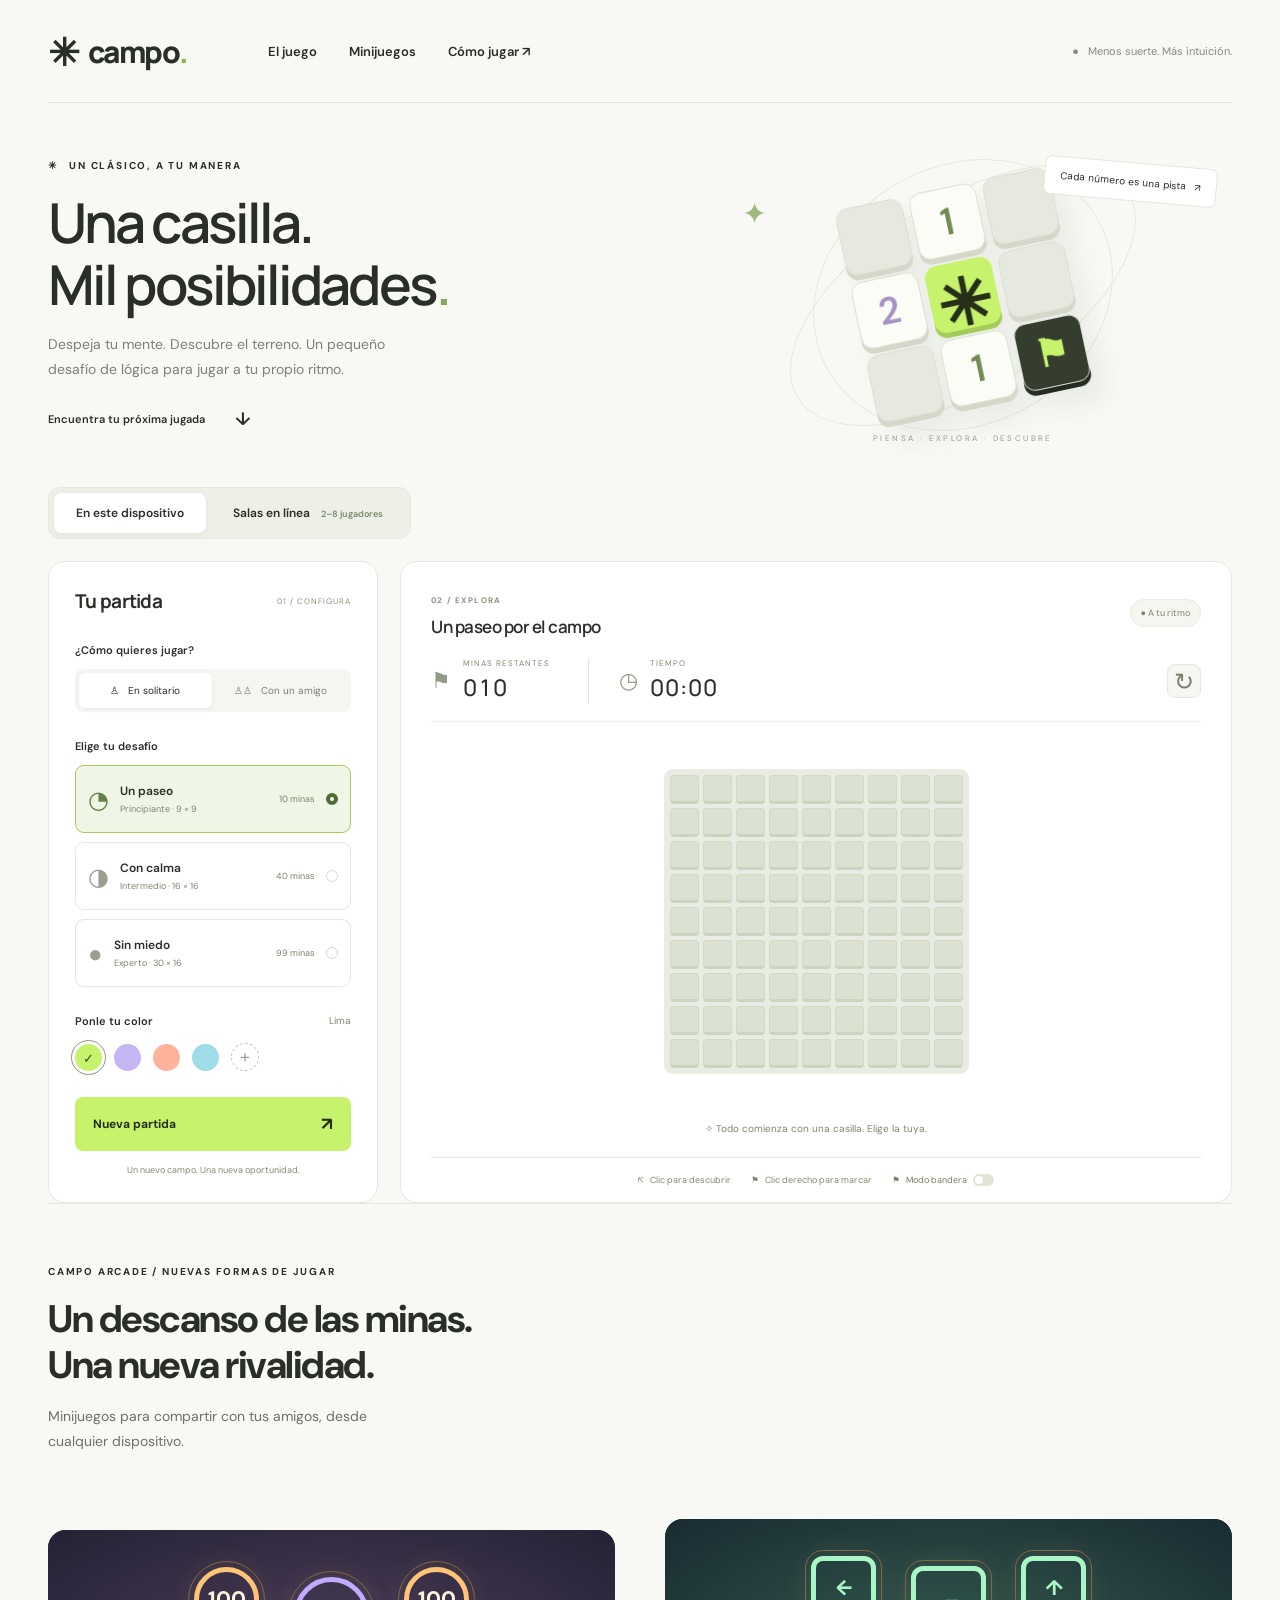
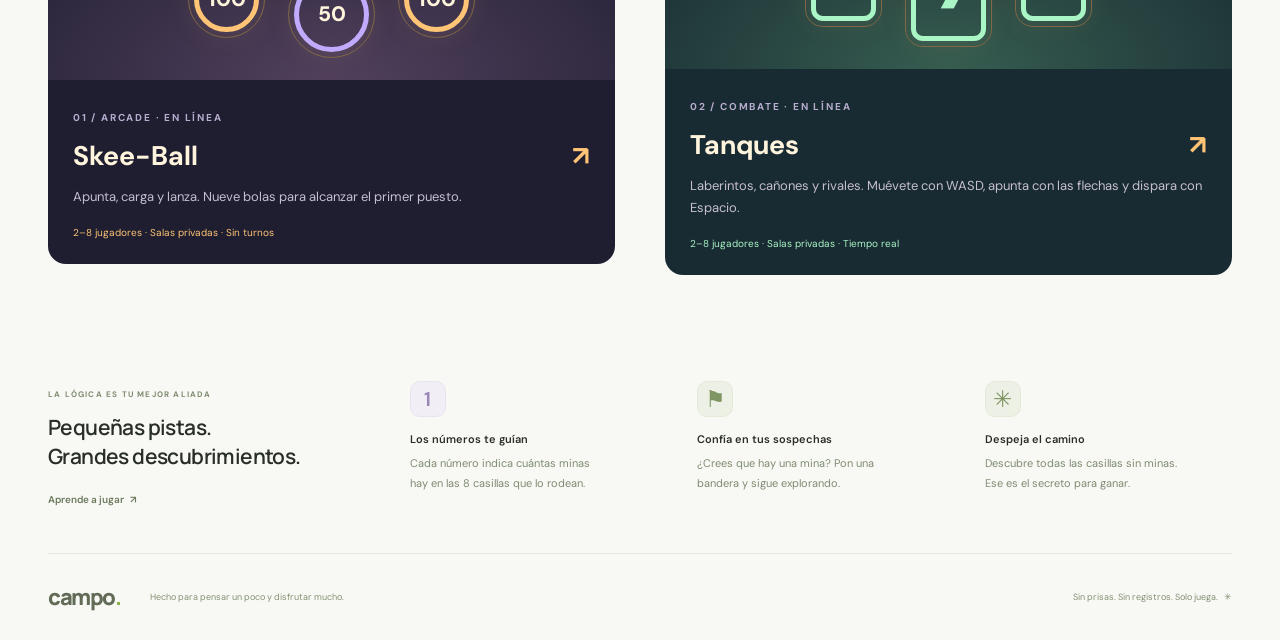
<file: campo-iis/wwwroot/index.html>
<!doctype html>
<html lang="es">
<head><meta charset="UTF-8"><meta name="viewport" content="width=device-width,initial-scale=1"><meta name="theme-color" content="#c6f36b"><title>Campo — Buscaminas a tu manera</title><link rel="stylesheet" href="styles.css"><script src="game.js" defer></script><script src="app.js" defer></script><script src="online.js" defer></script></head>
<body>
<header class="wrap header"><a class="brand" href="#"><span>✳</span> campo<i>.</i></a><nav><a href="#game-zone">El juego</a><a href="#minigames">Minijuegos</a><button id="help-open">Cómo jugar ↗</button></nav><span class="header-note">● &nbsp; Menos suerte. Más intuición.</span></header>
<main class="wrap">
<section class="hero"><div><div class="eyebrow">✳ &nbsp; UN CLÁSICO, A TU MANERA</div><h1>Una casilla.<br>Mil posibilidades<span>.</span></h1><p>Despeja tu mente. Descubre el terreno. Un pequeño<br class="desktop"> desafío de lógica para jugar a tu propio ritmo.</p><a class="hero-link" href="#game-zone">Encuentra tu próxima jugada <span>↓</span></a></div><div class="hero-art" aria-hidden="true"><div class="orbit"></div><div class="orbit second"></div><span class="spark">✦</span><span class="floating-label">Cada número es una pista &nbsp; ↗</span><div class="art-board"><span></span><span class="number">1</span><span></span><span class="number purple">2</span><span class="mine">✳</span><span></span><span></span><span class="number">1</span><span class="flag">⚑</span></div><div class="art-caption">PIENSA · EXPLORA · DESCUBRE</div></div></section>
<div class="game-switch" id="game-zone" role="group" aria-label="Dónde jugar"><button id="local-tab" class="selected" aria-pressed="true">En este dispositivo</button><button id="online-tab" aria-pressed="false">Salas en línea <span>2–8 jugadores</span></button></div>
<section id="online-section" class="online-section" hidden aria-label="Salas multijugador">
  <div class="online-intro"><div><span class="eyebrow">UN MISMO CAMPO. CADA QUIEN POR SU VICTORIA.</span><h2>Invita a tu próxima rivalidad.</h2></div><button id="online-rules-open" class="outline-button">Reglas de las salas ↗</button></div>
<div class="online-palette"><span>Tu color, también en la sala</span><div class="swatches" aria-label="Colores de las salas"><button class="swatch selected" data-color="#c6f36b" data-name="Lima" style="--swatch:#c6f36b" aria-label="Lima" aria-pressed="true"></button><button class="swatch" data-color="#c6b5f4" data-name="Lavanda" style="--swatch:#c6b5f4" aria-label="Lavanda" aria-pressed="false"></button><button class="swatch" data-color="#ffb39b" data-name="Durazno" style="--swatch:#ffb39b" aria-label="Durazno" aria-pressed="false"></button><button class="swatch" data-color="#9edce7" data-name="Cielo" style="--swatch:#9edce7" aria-label="Cielo" aria-pressed="false"></button><label class="custom-color">＋<input type="color" id="online-color" value="#c6f36b" aria-label="Color personalizado para la sala"></label></div></div>
  <p id="online-error" class="online-error" role="alert" hidden></p>
  <div id="online-entry" class="online-entry panel">
    <div class="entry-name"><label for="online-name">¿Cómo te llamas?</label><input id="online-name" maxlength="18" placeholder="Tu nombre en la partida" autocomplete="nickname" required><p>Todos verán tu nombre y tus puntos. No necesitas registrarte.</p></div>
    <form id="create-room-form" class="room-form"><span class="eyebrow">01 / REÚNE A TUS AMIGOS</span><h3>Crea tu campo</h3><div class="form-grid"><label>Modalidad<select id="room-mode"><option value="duel">Duelo · 1 vs 1</option><option value="ffa">Todos contra todos</option></select></label><label>Máximo de jugadores<select id="room-size" disabled><option value="2">2 jugadores</option><option value="3">3 jugadores</option><option value="4">4 jugadores</option><option value="5">5 jugadores</option><option value="6">6 jugadores</option><option value="7">7 jugadores</option><option value="8">8 jugadores</option></select></label><label class="full-width">Tiempo de la partida<select id="room-duration"><option value="300">5 minutos</option><option value="180">3 minutos</option><option value="600">10 minutos</option><option value="900">15 minutos</option><option value="0">Sin límite</option></select></label></div><div class="field-preview"><span>▦</span><p><strong>Un campo para todos</strong>40 × 24 casillas · 180 minas · juego simultáneo</p></div><button class="primary" type="submit">Crear sala <span>↗</span></button></form>
    <form id="join-room-form" class="room-form join-form"><span class="eyebrow">02 / ENTRA AL DESAFÍO</span><h3>¿Ya tienes código?</h3><p>Pídeselo a quien creó la sala. Cada amigo puede entrar desde su propio dispositivo.</p><label for="join-code">Código de la sala</label><input id="join-code" class="code-input" placeholder="ABC234" maxlength="6" minlength="6" pattern="[A-Za-z2-9]{6}" required autocomplete="off" spellcheck="false"><button type="submit" class="outline-button">Unirme a la sala ↗</button><p class="small-note">El anfitrión comienza cuando estén listos. Se necesitan al menos dos jugadores.</p></form>
  </div>
  <div id="room-view" hidden>
    <div class="room-heading panel"><div><span class="eyebrow">COMPARTE EL CÓDIGO</span><div class="room-code-row"><strong id="room-code"></strong><button id="copy-room" class="outline-button">Copiar invitación</button></div></div><div class="room-clock"><span id="room-clock-label">TIEMPO DE PARTIDA</span><strong id="room-timer">05:00</strong></div><div class="room-actions"><button id="expand-field" class="outline-button" hidden aria-pressed="false">⛶ Ampliar mapa</button><button id="start-room" class="primary">Comenzar partida ↗</button><button id="rematch-room" class="primary" hidden>Preparar revancha ↗</button><button id="leave-room" class="quiet-button">Salir de la sala</button></div></div>
    <div class="online-layout"><aside class="panel ranking-panel"><div class="panel-heading"><h3>La competencia</h3><span id="room-count"></span></div><p id="room-summary" class="small-note"></p><ol id="room-players" class="room-players"></ol><p id="connection-status" class="connection-status" role="status">Conectando…</p><p class="small-note">Apertura segura sin puntos. +10 por jugada segura, −20 por mina. Gana la puntuación final más alta, incluso si su jugador fue eliminado por una mina.</p></aside><div class="panel arena-panel"><div class="arena-heading"><div><span class="eyebrow" id="arena-phase">SALA DE ESPERA</span><h3 id="arena-title">Todo listo para explorar</h3></div><span class="badge" id="safe-count"></span></div><p id="room-message" class="room-message" role="status"></p><div id="room-result" class="room-result" hidden></div><div id="lobby-placeholder" class="lobby-placeholder"><span>✳</span><h3>El campo se abre juntos.</h3><p>Comparte la invitación y espera a tus amigos.<br>El anfitrión da la salida.</p></div><div id="online-board-area" hidden><div class="arena-tools"><button id="online-flag" class="outline-button" aria-pressed="false">⚑ Modo bandera</button><button id="center-field" class="quiet-button">✦ Ir a mi salida</button><span class="auto-fit-label">Mapa completo · ajuste automático</span></div><div id="online-board-scroll" class="online-board-scroll" aria-label="Campo completo, ajustado a la pantalla"><div id="online-board" class="board" role="group" aria-label="Tablero compartido de 40 por 24 casillas"></div></div><p class="small-note arena-hint">Todo el campo está a la vista. Clic derecho o modo bandera para tus marcas privadas. Las flechas del teclado mueven el foco.</p></div></div></div>
  </div>
</section>
<section class="play-section" id="play" aria-label="Buscaminas">
<aside class="panel settings"><div class="panel-heading"><h2>Tu partida</h2><span>01 / CONFIGURA</span></div>
<fieldset><legend>¿Cómo quieres jugar?</legend><div class="segmented"><button data-mode="solo" class="selected" aria-pressed="true">♙ &nbsp; En solitario</button><button data-mode="duo" aria-pressed="false">♙♙ &nbsp; Con un amigo</button></div></fieldset>
<div id="players" class="players" hidden><label>Jugador 1<input id="name-one" maxlength="18" placeholder="Jugador 1"></label><label>Jugador 2<input id="name-two" maxlength="18" placeholder="Jugador 2"></label><p>Por turnos, en el mismo dispositivo.</p></div>
<fieldset><legend>Elige tu desafío</legend><div class="difficulty-options"><button class="difficulty selected" data-level="easy" aria-pressed="true"><span class="level-icon">◔</span><span><strong>Un paseo</strong><small>Principiante · 9 × 9</small></span><span class="mine-count">10 minas</span><i></i></button><button class="difficulty" data-level="medium" aria-pressed="false"><span class="level-icon">◑</span><span><strong>Con calma</strong><small>Intermedio · 16 × 16</small></span><span class="mine-count">40 minas</span><i></i></button><button class="difficulty" data-level="hard" aria-pressed="false"><span class="level-icon">●</span><span><strong>Sin miedo</strong><small>Experto · 30 × 16</small></span><span class="mine-count">99 minas</span><i></i></button></div></fieldset>
<div class="theme-block"><div class="label-row"><h3>Ponle tu color</h3><span id="theme-name">Lima</span></div><div class="swatches" aria-label="Colores de la interfaz"><button class="swatch selected" data-color="#c6f36b" data-name="Lima" style="--swatch:#c6f36b" aria-label="Lima" aria-pressed="true"></button><button class="swatch" data-color="#c6b5f4" data-name="Lavanda" style="--swatch:#c6b5f4" aria-label="Lavanda" aria-pressed="false"></button><button class="swatch" data-color="#ffb39b" data-name="Durazno" style="--swatch:#ffb39b" aria-label="Durazno" aria-pressed="false"></button><button class="swatch" data-color="#9edce7" data-name="Cielo" style="--swatch:#9edce7" aria-label="Cielo" aria-pressed="false"></button><label class="custom-color" title="Elige cualquier color">＋<input type="color" id="custom-color" value="#c6f36b" aria-label="Elegir un color personalizado"></label></div></div>
<button class="primary" id="new-game"><span>Empezar partida</span><span>↗</span></button><p class="settings-note">Un nuevo campo. Una nueva oportunidad.</p></aside>
<div class="panel game-panel"><div class="game-top"><div><span class="eyebrow">02 / EXPLORA</span><h2 id="game-title">Un paseo por el campo</h2></div><span class="badge" id="game-badge">● A tu ritmo</span></div><div class="stats"><div><span class="stat-icon">⚑</span><div><span class="stat-label">MINAS RESTANTES</span><strong id="remaining">010</strong></div></div><div class="timer-stat"><span class="stat-icon">◷</span><div><span class="stat-label">TIEMPO</span><strong id="timer">00:00</strong></div></div><button class="restart" id="restart" title="Reiniciar partida" aria-label="Reiniciar partida">↻</button></div><div class="scoreboard" id="scoreboard" hidden><div id="player-one"></div><span>VS</span><div id="player-two"></div></div><div class="board-area"><div class="board-scroll"><div class="board" id="board" role="group" aria-label="Tablero de buscaminas"></div></div></div><div class="game-message" id="game-message" role="status" aria-live="polite"></div><div class="game-bottom"><span>↖ &nbsp; Clic para descubrir</span><span>⚑ &nbsp; Clic derecho para marcar</span><button id="flag-mode" aria-pressed="false">⚑ &nbsp; Modo bandera <i></i></button></div></div>
</section>
<section id="minigames" class="minigames"><div><span class="eyebrow">CAMPO ARCADE / NUEVAS FORMAS DE JUGAR</span><h2>Un descanso de las minas.<br>Una nueva rivalidad.</h2><p>Minijuegos para compartir con tus amigos, desde cualquier dispositivo.</p></div><a class="skee-card" href="skeeball.html"><div class="skee-card-art" aria-hidden="true"><i>100</i><b>50</b><i>100</i></div><div class="skee-card-copy"><span class="eyebrow">01 / ARCADE · EN LÍNEA</span><h3>Skee-Ball <span>↗</span></h3><p>Apunta, carga y lanza. Nueve bolas para alcanzar el primer puesto.</p><span class="skee-pill">2–8 jugadores · Salas privadas · Sin turnos</span></div></a><a class="skee-card tank-card" href="tanks.html"><div class="skee-card-art" aria-hidden="true"><i>←</i><b>▰</b><i>↑</i></div><div class="skee-card-copy"><span class="eyebrow">02 / COMBATE · EN LÍNEA</span><h3>Tanques <span>↗</span></h3><p>Laberintos, cañones y rivales. Muévete con WASD, apunta con las flechas y dispara con Espacio.</p><span class="skee-pill">2–8 jugadores · Salas privadas · Tiempo real</span></div></a></section>
<section class="learning"><div class="learning-intro"><span class="eyebrow">LA LÓGICA ES TU MEJOR ALIADA</span><h2>Pequeñas pistas.<br>Grandes descubrimientos.</h2><button id="help-bottom">Aprende a jugar &nbsp; ↗</button></div><article><span class="lesson-icon number-icon">1</span><h3>Los números te guían</h3><p>Cada número indica cuántas minas hay en las 8 casillas que lo rodean.</p></article><article><span class="lesson-icon">⚑</span><h3>Confía en tus sospechas</h3><p>¿Crees que hay una mina? Pon una bandera y sigue explorando.</p></article><article><span class="lesson-icon">✳</span><h3>Despeja el camino</h3><p>Descubre todas las casillas sin minas. Ese es el secreto para ganar.</p></article></section>
</main><footer class="wrap"><a class="brand" href="#">campo<i>.</i></a><span>Hecho para pensar un poco y disfrutar mucho.</span><span>Sin prisas. Sin registros. Solo juega. &nbsp; ✳</span></footer>
<dialog id="help-dialog"><div class="dialog-heading"><span class="eyebrow">TU PRIMERA EXPEDICIÓN</span><button id="help-close" aria-label="Cerrar instrucciones">×</button></div><h2>Un campo de posibilidades.</h2><p>Tu objetivo es descubrir todas las casillas que no tienen minas.</p><ol><li><strong>Elige una casilla.</strong> Haz clic o tócala para descubrirla. En las partidas locales, la primera jugada y sus casillas vecinas siempre están libres de minas.</li><li><strong>Lee las pistas.</strong> Un 1 indica una mina entre las casillas de alrededor, incluidas las diagonales. Un 2 indica dos. Las zonas vacías se abren automáticamente.</li><li><strong>Marca tus sospechas.</strong> Haz clic derecho para poner o quitar una bandera. En móvil, activa «Modo bandera» y toca una casilla. Las banderas no cuentan como aciertos.</li><li><strong>Despeja el campo.</strong> Ganas al descubrir todas las casillas seguras, aunque no marques todas las minas. Si abres una mina, termina la partida.</li></ol><div class="duo-help"><h3>¿Juegas con un amigo?</h3><p>Compartan el dispositivo y alternen turnos. Cada casilla segura descubierta suma 10 puntos, incluidas las que se abren automáticamente. El turno cambia después de descubrir; colocar banderas no lo cambia. Si alguien toca una mina, gana su rival. Si despejan todo el campo, gana quien tenga más puntos; puede haber empate.</p></div><p class="keyboard-help">Teclado: usa Tab para navegar y Enter o espacio para descubrir. Activa «Modo bandera» para marcar. Usa las flechas para moverte por el tablero.</p><button class="primary" id="help-ready">¡Ya lo tengo! <span>↗</span></button></dialog>
<dialog id="online-rules"><div class="dialog-heading"><span class="eyebrow">COMPITE CON TUS AMIGOS</span><button id="online-rules-close" aria-label="Cerrar reglas multijugador">×</button></div><h2>Un campo. Cada quien a su ritmo.</h2><ol><li><strong>Salas de 2 a 8 personas.</strong> Escribe tu nombre y comparte el código. Elige un duelo o todos contra todos. Cuando el anfitrión inicia, todos pueden jugar simultáneamente.</li><li><strong>El tablero empieza cerrado.</strong> Cada jugador tiene una salida segura, marcada con una estrella en su pantalla. Púlsala cuando quieras empezar: su área de 3 × 3 está libre de minas y se expande por los espacios vacíos. Esta apertura no suma puntos. Las salidas de tus rivales permanecen reservadas hasta que las abran.</li><li><strong>Explora sin esperar.</strong> Puedes descubrir casillas consecutivamente, sin turnos ni límite de tiempo por jugada. Las vacías despejan la zona conectada y sus bordes numerados, como en solitario. Tus banderas son privadas. Si dos personas descubren la misma casilla, solo la primera solicitud recibida por el servidor obtiene puntos; las casillas abiertas no vuelven a puntuar.</li><li><strong>Puntos por decisión.</strong> Tras tu apertura, cada jugada segura suma 10 puntos, tanto si abre una casilla como si despeja cien. Una mina resta 20 puntos y te elimina del campo; puedes observar y tu puntuación final sigue compitiendo.</li><li><strong>Gana la puntuación más alta.</strong> La partida termina al agotarse el tiempo general, despejar el campo o quedar como máximo un jugador activo. Se comparan los puntos finales de quienes hicieron su apertura, incluidos los eliminados por mina. Quien abandona o se desconecta durante más de 120 segundos no puede ganar. Los empates se comparten.</li><li><strong>Tiempo general opcional.</strong> El anfitrión elige 3, 5, 10 o 15 minutos, o sin límite. El reloj comienza al iniciar la ronda y lo controla el servidor. Pensar tu siguiente jugada no resta puntos ni te elimina mientras sigas conectado.</li><li><strong>Revancha.</strong> El anfitrión puede preparar otra ronda con el mismo código: se reinician puntos y salidas seguras. Las salas son temporales y desaparecen al reiniciar el servidor.</li></ol><button class="primary" id="online-rules-ready">¡A competir! <span>↗</span></button></dialog>
</body></html>
</file>
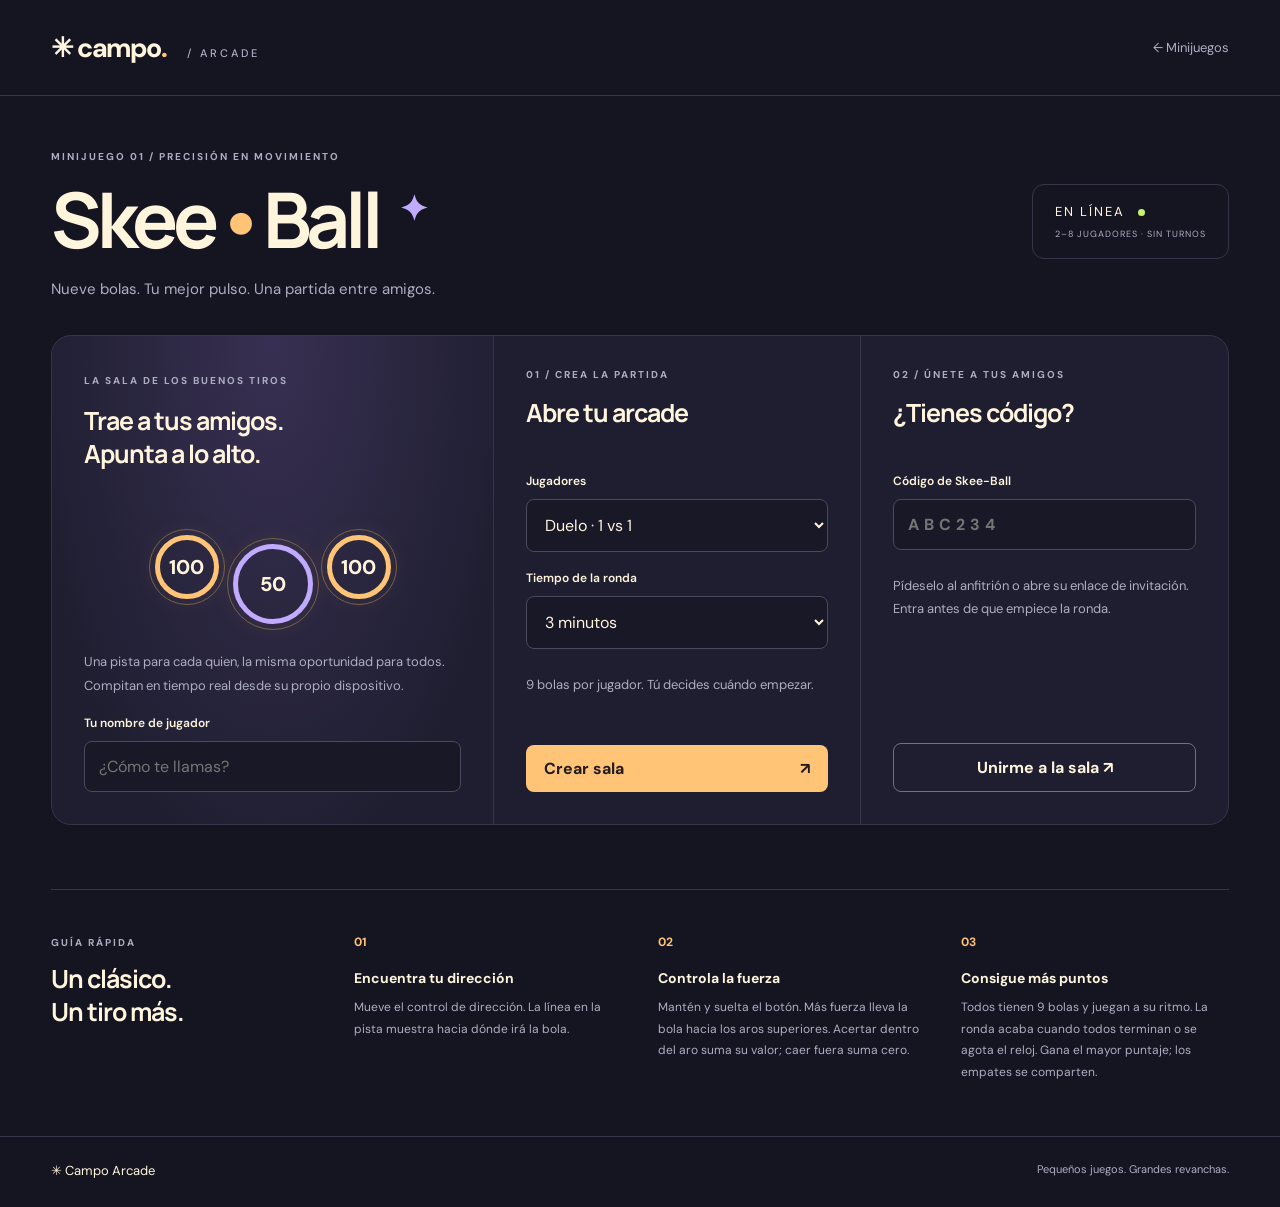
<file: skeeball.html>
<!doctype html>
<html lang="es">
<head><meta charset="utf-8"><meta name="viewport" content="width=device-width,initial-scale=1"><meta name="theme-color" content="#151522"><title>Skee-Ball — Campo Arcade</title><link rel="stylesheet" href="skeeball.css"><script src="room-chat.js" defer></script><script src="skeeball.js" defer></script><link rel="stylesheet" href="room-chat.css"></head>
<body>
<header><a class="brand" href="./index.html#minigames">✳ campo<span>.</span> <small>/ ARCADE</small></a><a class="back" href="./index.html#minigames">← Minijuegos</a></header>
<main>
<div class="intro"><div><span class="eyebrow">MINIJUEGO 01 / PRECISIÓN EN MOVIMIENTO</span><h1>Skee<span>•</span>Ball<span class="star">✦</span></h1><p>Nueve bolas. Tu mejor pulso. Una partida entre amigos.</p></div><div class="badge">EN LÍNEA <i></i><small>2–8 JUGADORES · SIN TURNOS</small></div></div>
<p id="error" class="error" role="alert" hidden></p>
<section id="entry" class="entry">
<div class="welcome"><span class="eyebrow">LA SALA DE LOS BUENOS TIROS</span><h2>Trae a tus amigos.<br>Apunta a lo alto.</h2><div class="mini-target" aria-hidden="true"><span>100</span><b>50</b><span>100</span></div><p>Una pista para cada quien, la misma oportunidad para todos. Compitan en tiempo real desde su propio dispositivo.</p><label for="name">Tu nombre de jugador</label><input id="name" placeholder="¿Cómo te llamas?" maxlength="18" autocomplete="nickname" required></div>
<form id="create" class="entry-form"><span class="eyebrow">01 / CREA LA PARTIDA</span><h2>Abre tu arcade</h2><label for="capacity">Jugadores</label><select id="capacity"><option value="2">Duelo · 1 vs 1</option><option value="4">Todos contra todos · hasta 4</option><option value="8">Todos contra todos · hasta 8</option></select><label for="duration">Tiempo de la ronda</label><select id="duration"><option value="180">3 minutos</option><option value="120">2 minutos</option><option value="300">5 minutos</option><option value="0">Sin límite</option></select><p class="muted">9 bolas por jugador. Tú decides cuándo empezar.</p><button class="primary" type="submit">Crear sala <span>↗</span></button></form>
<form id="join" class="entry-form"><span class="eyebrow">02 / ÚNETE A TUS AMIGOS</span><h2>¿Tienes código?</h2><label for="code-input">Código de Skee-Ball</label><input id="code-input" placeholder="ABC234" maxlength="6" minlength="6" pattern="[A-Za-z2-9]{6}" autocomplete="off" required><p class="muted">Pídeselo al anfitrión o abre su enlace de invitación. Entra antes de que empiece la ronda.</p><button type="submit" class="secondary">Unirme a la sala ↗</button></form>
</section>
<section id="arena" hidden aria-label="Partida Skee-Ball">
<div class="room-bar"><div><span class="eyebrow">SALA PRIVADA</span><strong id="room-code"></strong><button id="copy" class="text-button">Copiar invitación ↗</button></div><div class="timer"><span class="eyebrow">TIEMPO</span><strong id="clock">03:00</strong></div><div class="room-buttons"><button id="start" class="primary">Comenzar partida ↗</button><button id="rematch" class="primary" hidden>Preparar revancha ↗</button><button id="leave" class="text-button">Salir</button></div></div>
<p id="status" class="status" role="status"></p>
<div class="arcade-layout">
<aside class="ranking"><span class="eyebrow">EN VIVO / CLASIFICACIÓN</span><h2>El marcador<span>↗</span></h2><ol id="ranking"></ol><div class="fair-play"><span>◎</span><p><strong>Mismas bolas. Mismas reglas.</strong>Tu pista es independiente. Nadie puede quitarte un tiro.</p></div><p class="muted">Si abandonas o pierdes la conexión durante 120 segundos, quedas fuera de la clasificación.</p></aside>
<div class="machine"><div class="machine-top"><span>CAMPO ARCADE</span><strong id="score">000</strong><span id="balls-count">9 BOLAS</span></div><div class="lane-wrap"><canvas id="lane" width="600" height="900" aria-label="Pista de Skee-Ball con objetivos de 10, 20, 30, 40, 50 y 100 puntos"></canvas><div id="shot-result" class="shot-result" aria-live="polite"></div></div><div class="ball-tray" id="ball-tray" aria-label="Bolas disponibles"></div></div>
<aside class="controls"><span class="eyebrow">TU SIGUIENTE GRAN TIRO</span><h2>Apunta. Carga.<br>¡Lanza!</h2><label for="aim">01 / DIRECCIÓN <output id="aim-value">Centro</output></label><input id="aim" type="range" min="-100" max="100" value="0" step="1"><div class="scale"><span>← Izquierda</span><span>Derecha →</span></div><label>02 / FUERZA <output id="power-value">0%</output></label><div class="power-meter" role="progressbar" aria-label="Fuerza del lanzamiento" aria-valuemin="0" aria-valuemax="100" aria-valuenow="0" id="power-meter"><div id="power-fill"></div></div><div class="scale"><span>Cerca</span><span>Lejos</span></div><button id="throw" class="throw" disabled>Mantén para cargar <span>↗</span></button><p class="muted">Ajusta la dirección. Mantén pulsado para cargar fuerza y suelta para lanzar. La fuerza sube y baja: encuentra tu momento.</p><p class="keyboard">TECLADO: enfoca la dirección y usa ← →. En el botón de lanzamiento, mantén Espacio o Enter y suelta.</p><div class="history"><span class="eyebrow">TUS LANZAMIENTOS</span><div id="shots"></div></div></aside>
</div>
</section>
<section class="rules"><div><span class="eyebrow">GUÍA RÁPIDA</span><h2>Un clásico.<br>Un tiro más.</h2></div><article><b>01</b><h3>Encuentra tu dirección</h3><p>Mueve el control de dirección. La línea en la pista muestra hacia dónde irá la bola.</p></article><article><b>02</b><h3>Controla la fuerza</h3><p>Mantén y suelta el botón. Más fuerza lleva la bola hacia los aros superiores. Acertar dentro del aro suma su valor; caer fuera suma cero.</p></article><article><b>03</b><h3>Consigue más puntos</h3><p>Todos tienen 9 bolas y juegan a su ritmo. La ronda acaba cuando todos terminan o se agota el reloj. Gana el mayor puntaje; los empates se comparten.</p></article></section>
</main><footer>✳ Campo Arcade <span>Pequeños juegos. Grandes revanchas.</span></footer>
</body></html>
</file>
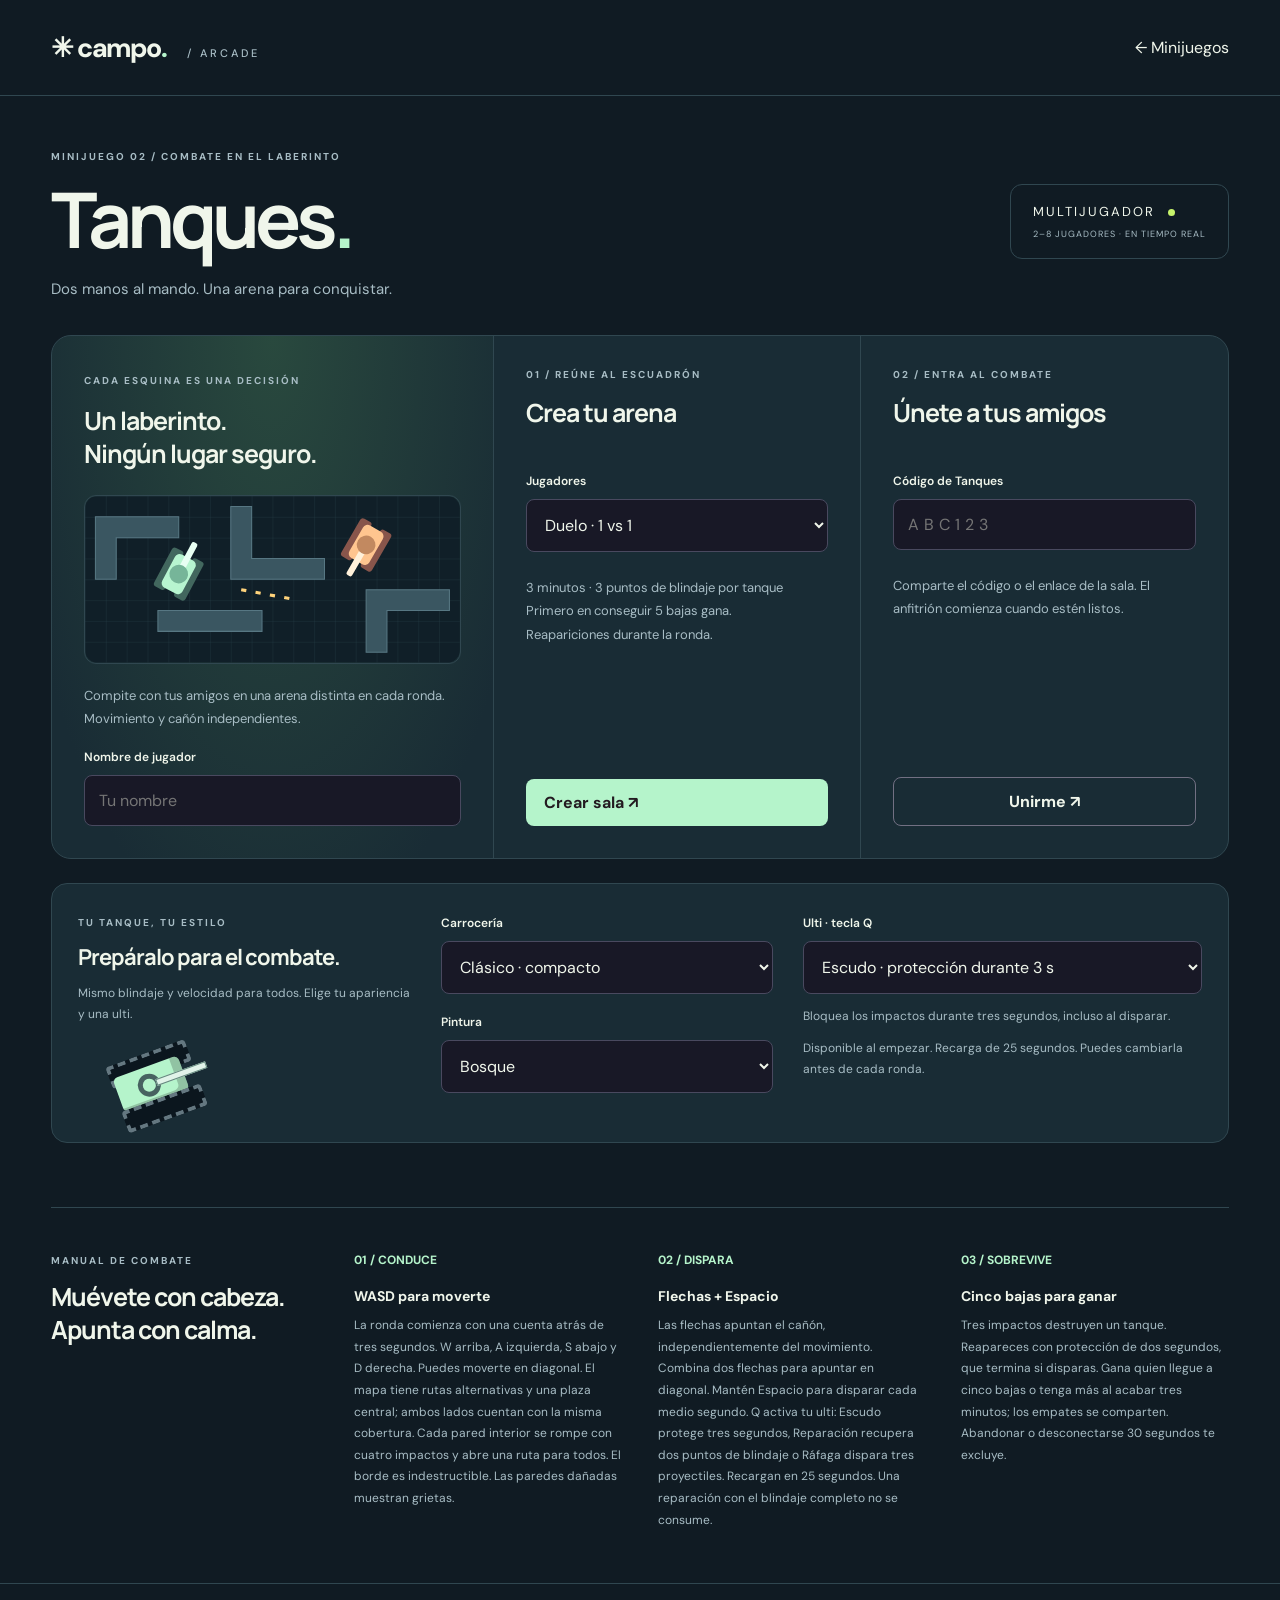
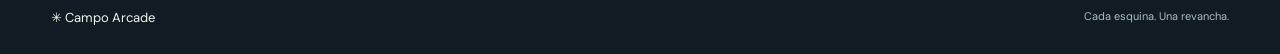
<file: tanks.html>
<!doctype html><html lang="es"><head><meta charset="utf-8"><meta name="viewport" content="width=device-width,initial-scale=1"><title>Tanques — Campo Arcade</title><link rel="stylesheet" href="skeeball.css"><link rel="stylesheet" href="tanks.css"><script src="room-chat.js" defer></script><script src="tank-motion.js" defer></script><script src="tanks.js" defer></script><link rel="stylesheet" href="room-chat.css"></head><body>
<header><a class="brand" href="index.html#minigames">✳ campo<span>.</span> <small>/ ARCADE</small></a><a href="index.html#minigames">← Minijuegos</a></header><main>
<div class="intro"><div><span class="eyebrow">MINIJUEGO 02 / COMBATE EN EL LABERINTO</span><h1>Tanques<span>.</span></h1><p>Dos manos al mando. Una arena para conquistar.</p></div><div class="badge">MULTIJUGADOR <i></i><small>2–8 JUGADORES · EN TIEMPO REAL</small></div></div>
<p id="error" class="error" role="alert" hidden></p>
<section id="entry" class="entry"><div class="welcome"><span class="eyebrow">CADA ESQUINA ES UNA DECISIÓN</span><h2>Un laberinto.<br>Ningún lugar seguro.</h2><div class="tank-art" aria-hidden="true"><svg viewBox="0 0 360 160"><defs><pattern id="grid" width="20" height="20" patternUnits="userSpaceOnUse"><path d="M20 0H0V20" fill="none" stroke="#29444d" stroke-width=".5"/></pattern></defs><rect width="360" height="160" rx="12" fill="#101f28"/><rect width="360" height="160" fill="url(#grid)"/><g fill="#3a5661" stroke="#577783"><path d="M10 20h80v20H30v40H10z"/><path d="M140 10h20v50h70v20h-90z"/><path d="M270 90h80v20h-60v40h-20z"/><path d="M70 110h100v20H70z"/></g><g transform="translate(90 75) rotate(28)"><rect x="-17" y="-21" width="12" height="42" rx="3" fill="#42675e"/><rect x="5" y="-21" width="12" height="42" rx="3" fill="#42675e"/><rect x="-11" y="-18" width="22" height="36" rx="5" fill="#b7f5d0"/><rect x="-3" y="-34" width="6" height="34" rx="2" fill="#e8fff3"/><circle r="9" fill="#76b599"/></g><g transform="translate(270 47) rotate(210)"><rect x="-17" y="-21" width="12" height="42" rx="3" fill="#88554b"/><rect x="5" y="-21" width="12" height="42" rx="3" fill="#88554b"/><rect x="-11" y="-18" width="22" height="36" rx="5" fill="#ffc58f"/><rect x="-3" y="-34" width="6" height="34" rx="2" fill="#fff1da"/><circle r="9" fill="#c28960"/></g><path d="M150 90l55 10" stroke="#ffd37b" stroke-dasharray="5 9" stroke-width="3"/></svg></div><p>Compite con tus amigos en una arena distinta en cada ronda. Movimiento y cañón independientes.</p><label for="name">Nombre de jugador</label><input id="name" maxlength="18" placeholder="Tu nombre" required autocomplete="nickname"></div>
<form id="create" class="entry-form"><span class="eyebrow">01 / REÚNE AL ESCUADRÓN</span><h2>Crea tu arena</h2><label for="capacity">Jugadores</label><select id="capacity"><option value="2">Duelo · 1 vs 1</option><option value="4">Todos contra todos · hasta 4</option><option value="8">Todos contra todos · hasta 8</option></select><p class="muted">3 minutos · 3 puntos de blindaje por tanque<br>Primero en conseguir 5 bajas gana.<br>Reapariciones durante la ronda.</p><button class="primary">Crear sala ↗</button></form>
<form id="join" class="entry-form"><span class="eyebrow">02 / ENTRA AL COMBATE</span><h2>Únete a tus amigos</h2><label for="code">Código de Tanques</label><input id="code" minlength="6" maxlength="6" pattern="[A-Fa-f0-9]{6}" placeholder="ABC123" required autocomplete="off"><p class="muted">Comparte el código o el enlace de la sala. El anfitrión comienza cuando estén listos.</p><button class="secondary">Unirme ↗</button></form></section>
<section id="loadout-panel" class="loadout-panel" aria-label="Personaliza tu tanque"><div class="loadout-intro"><span class="eyebrow">TU TANQUE, TU ESTILO</span><h2>Prepáralo para el combate.</h2><p>Mismo blindaje y velocidad para todos. Elige tu apariencia y una ulti.</p><div id="tank-preview" class="tank-preview classic" aria-hidden="true"><i></i><b></b><span></span></div></div><div class="loadout-fields"><label for="tank-style">Carrocería</label><select id="tank-style"><option value="classic">Clásico · compacto</option><option value="scout">Explorador · angular</option><option value="heavy">Acorazado · doble cañón</option></select><label for="tank-color">Pintura</label><select id="tank-color"><option value="0">Bosque</option><option value="1">Desierto</option><option value="2">Glaciar</option><option value="3">Orquídea</option><option value="4">Dorado</option><option value="5">Océano</option><option value="6">Coral</option><option value="7">Nebulosa</option></select></div><div class="loadout-ultimate"><label for="tank-ultimate">Ulti · tecla Q</label><select id="tank-ultimate"><option value="shield">Escudo · protección durante 3 s</option><option value="repair">Reparación · recupera 2 de blindaje</option><option value="burst">Ráfaga · tres proyectiles en abanico</option></select><p id="ultimate-description">Bloquea los impactos durante tres segundos, incluso al disparar.</p><p class="muted">Disponible al empezar. Recarga de 25 segundos. Puedes cambiarla antes de cada ronda.</p><button id="save-loadout" class="primary" hidden>Guardar configuración ↗</button><p id="loadout-saved" role="status"></p></div></section>
<section id="arena" hidden aria-label="Arena de tanques">
  <div class="room-bar">
    <div class="arena-brand"><span class="arena-icon">✳</span><div><span class="eyebrow">CAMPO / TANQUES</span><div class="code-row"><strong id="room-code"></strong><button id="copy" class="text-button" title="Copiar enlace de invitación">Invitar ↗</button></div></div></div>
    <div class="timer"><span class="eyebrow">RONDA <b id="round">01</b> · 5 BAJAS</span><strong id="clock">03:00</strong></div>
    <div class="room-buttons"><button id="start" class="primary">Comenzar combate ↗</button><button id="rematch" class="primary" hidden>Preparar revancha ↗</button><button id="sound" class="tool-button" aria-pressed="false" title="Activar sonido">Sonido: no</button><button id="expand" class="tool-button" aria-pressed="false">⛶ Ampliar</button><button id="leave" class="text-button">Salir</button></div>
  </div>
  <div class="battle-notice"><p id="status" role="status"></p><span id="connection" class="connection">Conectando…</span></div>
  <div class="battle-layout">
    <div class="battle-field">
      <div class="battle-caption"><span><i class="live-dot"></i> MUROS · 4 IMPACTOS</span><span id="health">BLINDAJE ● ● ●</span><span id="reload-label">CAÑÓN LISTO</span></div>
      <div id="stage" class="stage">
        <canvas id="battle" width="1680" height="1200" tabindex="0" aria-label="Laberinto de tanques. WASD mueve, las flechas apuntan y Espacio dispara."></canvas>
        <div id="battle-overlay" class="battle-overlay" hidden><span id="overlay-label" class="eyebrow"></span><strong id="overlay-title"></strong><p id="overlay-detail"></p><button id="overlay-rematch" class="primary" hidden>Otra ronda ↗</button></div>
        <div id="hit-indicator" class="hit-indicator" aria-hidden="true">╳</div>
      </div>
      <div class="combat-bottom"><button id="ultimate-button" class="ultimate-button" data-key="KeyQ" disabled><kbd>Q</kbd><span id="ultimate-label">Ulti</span></button><div class="key-guide"><span><kbd>W A S D</kbd> Mover</span><span><kbd>← ↑ ↓ →</kbd> Apuntar</span><span><kbd>ESPACIO</kbd> Disparar</span></div><div class="reload-track" aria-hidden="true"><span id="reload-fill"></span></div></div>
      <div class="touch-controls"><div><small>MOVER</small><div class="pad"><button data-key="KeyW" aria-label="Mover arriba">W</button><button data-key="KeyA" aria-label="Mover izquierda">A</button><button data-key="KeyS" aria-label="Mover abajo">S</button><button data-key="KeyD" aria-label="Mover derecha">D</button></div></div><button class="fire" data-key="Space">FUEGO</button><div><small>APUNTAR</small><div class="pad"><button data-key="ArrowUp" aria-label="Apuntar arriba">↑</button><button data-key="ArrowLeft" aria-label="Apuntar izquierda">←</button><button data-key="ArrowDown" aria-label="Apuntar abajo">↓</button><button data-key="ArrowRight" aria-label="Apuntar derecha">→</button></div></div></div>
    </div>
    <aside class="ranking"><div class="rank-title"><span class="eyebrow">EN DIRECTO</span><span id="player-count"></span></div><h2>El frente<span>↗</span></h2><ol id="ranking"></ol><div class="feed-title"><span class="eyebrow">ÚLTIMAS BAJAS</span></div><ol id="feed" class="feed" aria-live="polite"></ol><div class="field-tip"><span>◎</span><p><strong>Muévete y apunta por separado.</strong>La línea de tu cañón muestra dónde chocará el disparo. Usa las esquinas como cobertura.</p></div></aside>
  </div>
</section>
<section class="rules"><div><span class="eyebrow">MANUAL DE COMBATE</span><h2>Muévete con cabeza.<br>Apunta con calma.</h2></div><article><b>01 / CONDUCE</b><h3>WASD para moverte</h3><p>La ronda comienza con una cuenta atrás de tres segundos. W arriba, A izquierda, S abajo y D derecha. Puedes moverte en diagonal. El mapa tiene rutas alternativas y una plaza central; ambos lados cuentan con la misma cobertura. Cada pared interior se rompe con cuatro impactos y abre una ruta para todos. El borde es indestructible. Las paredes dañadas muestran grietas.</p></article><article><b>02 / DISPARA</b><h3>Flechas + Espacio</h3><p>Las flechas apuntan el cañón, independientemente del movimiento. Combina dos flechas para apuntar en diagonal. Mantén Espacio para disparar cada medio segundo. Q activa tu ulti: Escudo protege tres segundos, Reparación recupera dos puntos de blindaje o Ráfaga dispara tres proyectiles. Recargan en 25 segundos. Una reparación con el blindaje completo no se consume.</p></article><article><b>03 / SOBREVIVE</b><h3>Cinco bajas para ganar</h3><p>Tres impactos destruyen un tanque. Reapareces con protección de dos segundos, que termina si disparas. Gana quien llegue a cinco bajas o tenga más al acabar tres minutos; los empates se comparten. Abandonar o desconectarse 30 segundos te excluye.</p></article></section></main><footer>✳ Campo Arcade <span>Cada esquina. Una revancha.</span></footer></body></html>
</file>
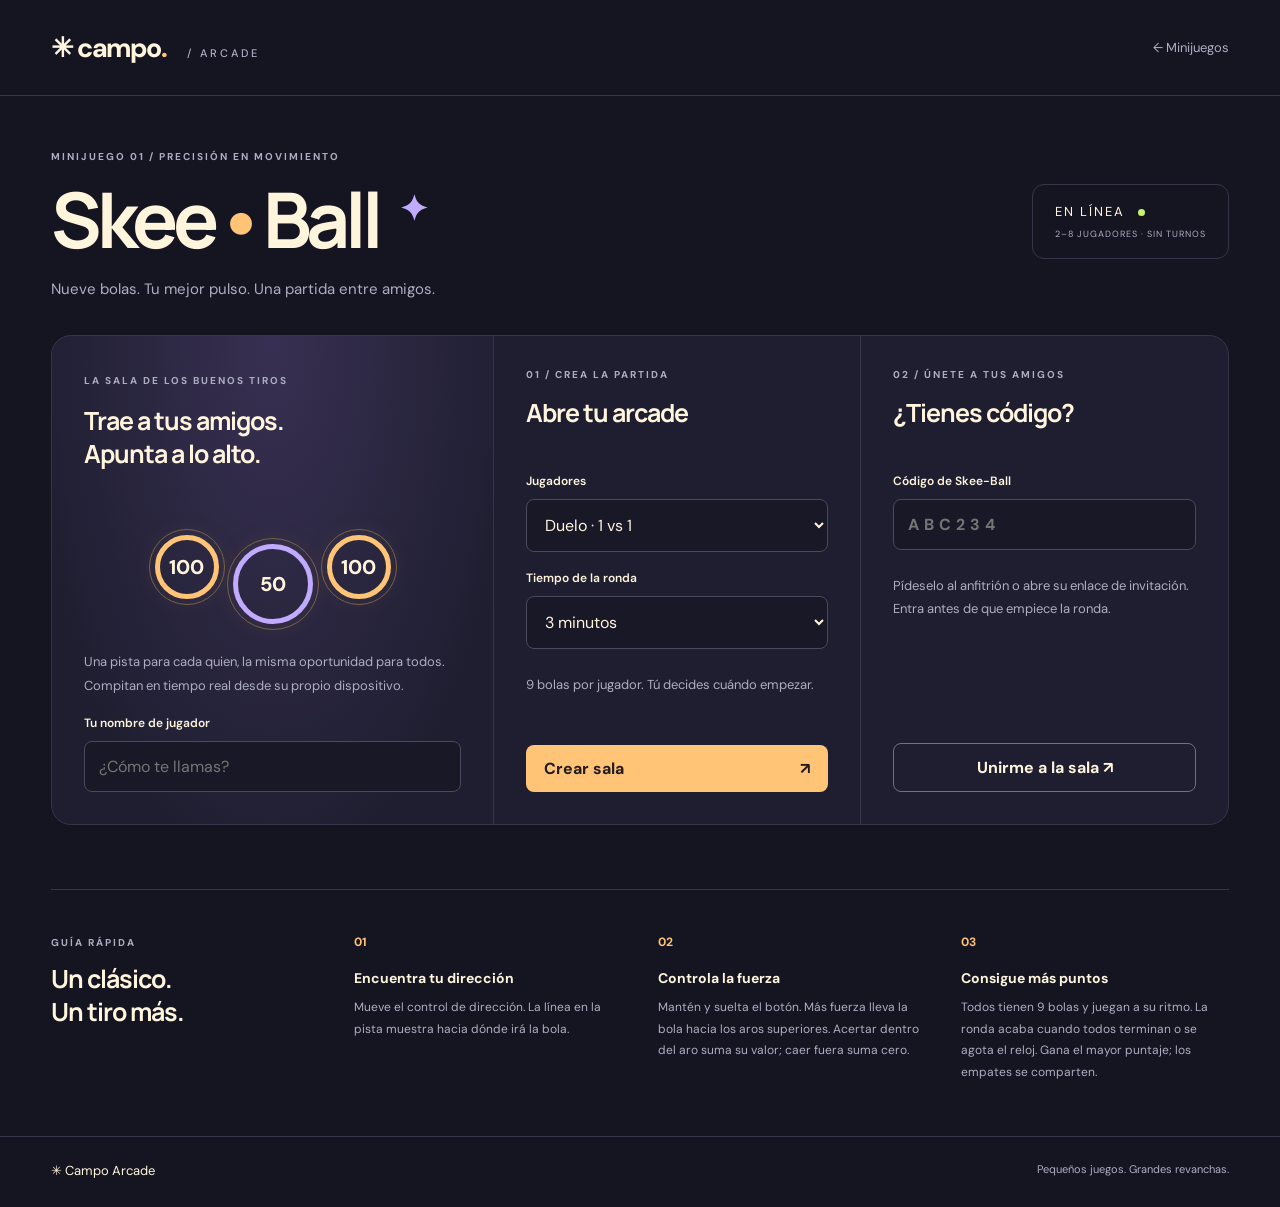
<file: campo-iis/wwwroot/skeeball.html>
<!doctype html>
<html lang="es">
<head><meta charset="utf-8"><meta name="viewport" content="width=device-width,initial-scale=1"><meta name="theme-color" content="#151522"><title>Skee-Ball — Campo Arcade</title><link rel="stylesheet" href="skeeball.css"><script src="skeeball.js" defer></script></head>
<body>
<header><a class="brand" href="./index.html#minigames">✳ campo<span>.</span> <small>/ ARCADE</small></a><a class="back" href="./index.html#minigames">← Minijuegos</a></header>
<main>
<div class="intro"><div><span class="eyebrow">MINIJUEGO 01 / PRECISIÓN EN MOVIMIENTO</span><h1>Skee<span>•</span>Ball<span class="star">✦</span></h1><p>Nueve bolas. Tu mejor pulso. Una partida entre amigos.</p></div><div class="badge">EN LÍNEA <i></i><small>2–8 JUGADORES · SIN TURNOS</small></div></div>
<p id="error" class="error" role="alert" hidden></p>
<section id="entry" class="entry">
<div class="welcome"><span class="eyebrow">LA SALA DE LOS BUENOS TIROS</span><h2>Trae a tus amigos.<br>Apunta a lo alto.</h2><div class="mini-target" aria-hidden="true"><span>100</span><b>50</b><span>100</span></div><p>Una pista para cada quien, la misma oportunidad para todos. Compitan en tiempo real desde su propio dispositivo.</p><label for="name">Tu nombre de jugador</label><input id="name" placeholder="¿Cómo te llamas?" maxlength="18" autocomplete="nickname" required></div>
<form id="create" class="entry-form"><span class="eyebrow">01 / CREA LA PARTIDA</span><h2>Abre tu arcade</h2><label for="capacity">Jugadores</label><select id="capacity"><option value="2">Duelo · 1 vs 1</option><option value="4">Todos contra todos · hasta 4</option><option value="8">Todos contra todos · hasta 8</option></select><label for="duration">Tiempo de la ronda</label><select id="duration"><option value="180">3 minutos</option><option value="120">2 minutos</option><option value="300">5 minutos</option><option value="0">Sin límite</option></select><p class="muted">9 bolas por jugador. Tú decides cuándo empezar.</p><button class="primary" type="submit">Crear sala <span>↗</span></button></form>
<form id="join" class="entry-form"><span class="eyebrow">02 / ÚNETE A TUS AMIGOS</span><h2>¿Tienes código?</h2><label for="code-input">Código de Skee-Ball</label><input id="code-input" placeholder="ABC234" maxlength="6" minlength="6" pattern="[A-Za-z2-9]{6}" autocomplete="off" required><p class="muted">Pídeselo al anfitrión o abre su enlace de invitación. Entra antes de que empiece la ronda.</p><button type="submit" class="secondary">Unirme a la sala ↗</button></form>
</section>
<section id="arena" hidden aria-label="Partida Skee-Ball">
<div class="room-bar"><div><span class="eyebrow">SALA PRIVADA</span><strong id="room-code"></strong><button id="copy" class="text-button">Copiar invitación ↗</button></div><div class="timer"><span class="eyebrow">TIEMPO</span><strong id="clock">03:00</strong></div><div class="room-buttons"><button id="start" class="primary">Comenzar partida ↗</button><button id="rematch" class="primary" hidden>Preparar revancha ↗</button><button id="leave" class="text-button">Salir</button></div></div>
<p id="status" class="status" role="status"></p>
<div class="arcade-layout">
<aside class="ranking"><span class="eyebrow">EN VIVO / CLASIFICACIÓN</span><h2>El marcador<span>↗</span></h2><ol id="ranking"></ol><div class="fair-play"><span>◎</span><p><strong>Mismas bolas. Mismas reglas.</strong>Tu pista es independiente. Nadie puede quitarte un tiro.</p></div><p class="muted">Si abandonas o pierdes la conexión durante 120 segundos, quedas fuera de la clasificación.</p></aside>
<div class="machine"><div class="machine-top"><span>CAMPO ARCADE</span><strong id="score">000</strong><span id="balls-count">9 BOLAS</span></div><div class="lane-wrap"><canvas id="lane" width="600" height="900" aria-label="Pista de Skee-Ball con objetivos de 10, 20, 30, 40, 50 y 100 puntos"></canvas><div id="shot-result" class="shot-result" aria-live="polite"></div></div><div class="ball-tray" id="ball-tray" aria-label="Bolas disponibles"></div></div>
<aside class="controls"><span class="eyebrow">TU SIGUIENTE GRAN TIRO</span><h2>Apunta. Carga.<br>¡Lanza!</h2><label for="aim">01 / DIRECCIÓN <output id="aim-value">Centro</output></label><input id="aim" type="range" min="-100" max="100" value="0" step="1"><div class="scale"><span>← Izquierda</span><span>Derecha →</span></div><label>02 / FUERZA <output id="power-value">0%</output></label><div class="power-meter" role="progressbar" aria-label="Fuerza del lanzamiento" aria-valuemin="0" aria-valuemax="100" aria-valuenow="0" id="power-meter"><div id="power-fill"></div></div><div class="scale"><span>Cerca</span><span>Lejos</span></div><button id="throw" class="throw" disabled>Mantén para cargar <span>↗</span></button><p class="muted">Ajusta la dirección. Mantén pulsado para cargar fuerza y suelta para lanzar. La fuerza sube y baja: encuentra tu momento.</p><p class="keyboard">TECLADO: enfoca la dirección y usa ← →. En el botón de lanzamiento, mantén Espacio o Enter y suelta.</p><div class="history"><span class="eyebrow">TUS LANZAMIENTOS</span><div id="shots"></div></div></aside>
</div>
</section>
<section class="rules"><div><span class="eyebrow">GUÍA RÁPIDA</span><h2>Un clásico.<br>Un tiro más.</h2></div><article><b>01</b><h3>Encuentra tu dirección</h3><p>Mueve el control de dirección. La línea en la pista muestra hacia dónde irá la bola.</p></article><article><b>02</b><h3>Controla la fuerza</h3><p>Mantén y suelta el botón. Más fuerza lleva la bola hacia los aros superiores. Acertar dentro del aro suma su valor; caer fuera suma cero.</p></article><article><b>03</b><h3>Consigue más puntos</h3><p>Todos tienen 9 bolas y juegan a su ritmo. La ronda acaba cuando todos terminan o se agota el reloj. Gana el mayor puntaje; los empates se comparten.</p></article></section>
</main><footer>✳ Campo Arcade <span>Pequeños juegos. Grandes revanchas.</span></footer>
</body></html>
</file>
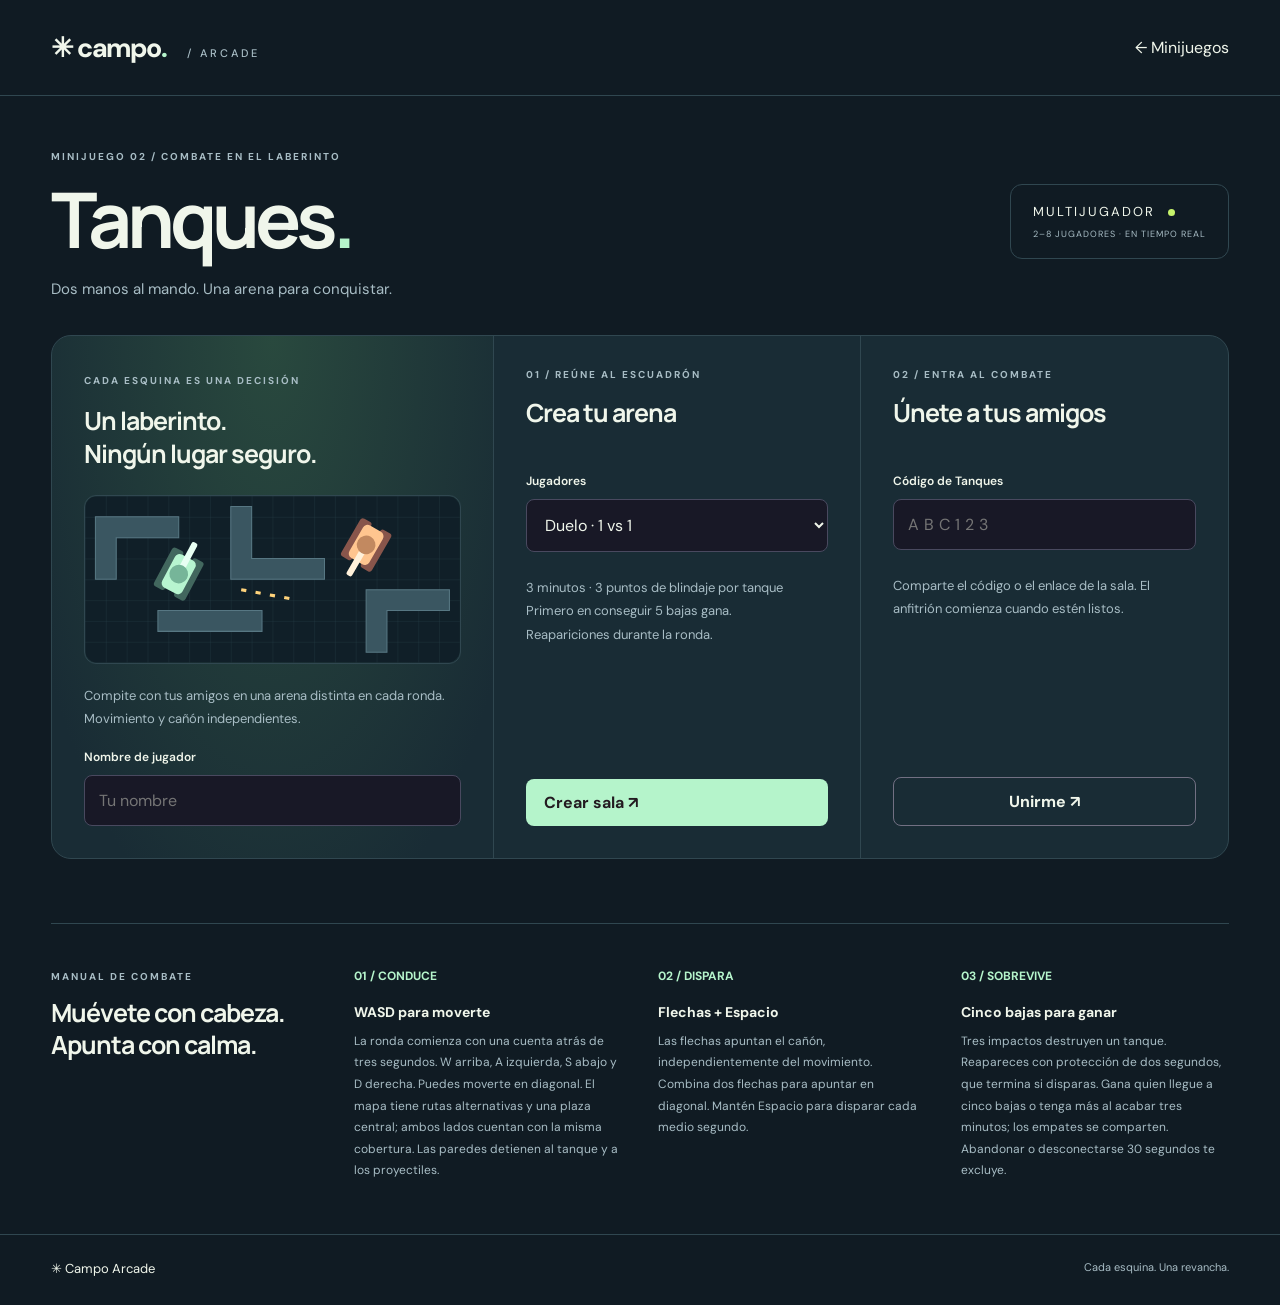
<file: campo-iis/wwwroot/tanks.html>
<!doctype html><html lang="es"><head><meta charset="utf-8"><meta name="viewport" content="width=device-width,initial-scale=1"><title>Tanques — Campo Arcade</title><link rel="stylesheet" href="skeeball.css"><link rel="stylesheet" href="tanks.css"><script src="tank-motion.js" defer></script><script src="tanks.js" defer></script></head><body>
<header><a class="brand" href="index.html#minigames">✳ campo<span>.</span> <small>/ ARCADE</small></a><a href="index.html#minigames">← Minijuegos</a></header><main>
<div class="intro"><div><span class="eyebrow">MINIJUEGO 02 / COMBATE EN EL LABERINTO</span><h1>Tanques<span>.</span></h1><p>Dos manos al mando. Una arena para conquistar.</p></div><div class="badge">MULTIJUGADOR <i></i><small>2–8 JUGADORES · EN TIEMPO REAL</small></div></div>
<p id="error" class="error" role="alert" hidden></p>
<section id="entry" class="entry"><div class="welcome"><span class="eyebrow">CADA ESQUINA ES UNA DECISIÓN</span><h2>Un laberinto.<br>Ningún lugar seguro.</h2><div class="tank-art" aria-hidden="true"><svg viewBox="0 0 360 160"><defs><pattern id="grid" width="20" height="20" patternUnits="userSpaceOnUse"><path d="M20 0H0V20" fill="none" stroke="#29444d" stroke-width=".5"/></pattern></defs><rect width="360" height="160" rx="12" fill="#101f28"/><rect width="360" height="160" fill="url(#grid)"/><g fill="#3a5661" stroke="#577783"><path d="M10 20h80v20H30v40H10z"/><path d="M140 10h20v50h70v20h-90z"/><path d="M270 90h80v20h-60v40h-20z"/><path d="M70 110h100v20H70z"/></g><g transform="translate(90 75) rotate(28)"><rect x="-17" y="-21" width="12" height="42" rx="3" fill="#42675e"/><rect x="5" y="-21" width="12" height="42" rx="3" fill="#42675e"/><rect x="-11" y="-18" width="22" height="36" rx="5" fill="#b7f5d0"/><rect x="-3" y="-34" width="6" height="34" rx="2" fill="#e8fff3"/><circle r="9" fill="#76b599"/></g><g transform="translate(270 47) rotate(210)"><rect x="-17" y="-21" width="12" height="42" rx="3" fill="#88554b"/><rect x="5" y="-21" width="12" height="42" rx="3" fill="#88554b"/><rect x="-11" y="-18" width="22" height="36" rx="5" fill="#ffc58f"/><rect x="-3" y="-34" width="6" height="34" rx="2" fill="#fff1da"/><circle r="9" fill="#c28960"/></g><path d="M150 90l55 10" stroke="#ffd37b" stroke-dasharray="5 9" stroke-width="3"/></svg></div><p>Compite con tus amigos en una arena distinta en cada ronda. Movimiento y cañón independientes.</p><label for="name">Nombre de jugador</label><input id="name" maxlength="18" placeholder="Tu nombre" required autocomplete="nickname"></div>
<form id="create" class="entry-form"><span class="eyebrow">01 / REÚNE AL ESCUADRÓN</span><h2>Crea tu arena</h2><label for="capacity">Jugadores</label><select id="capacity"><option value="2">Duelo · 1 vs 1</option><option value="4">Todos contra todos · hasta 4</option><option value="8">Todos contra todos · hasta 8</option></select><p class="muted">3 minutos · 3 puntos de blindaje por tanque<br>Primero en conseguir 5 bajas gana.<br>Reapariciones durante la ronda.</p><button class="primary">Crear sala ↗</button></form>
<form id="join" class="entry-form"><span class="eyebrow">02 / ENTRA AL COMBATE</span><h2>Únete a tus amigos</h2><label for="code">Código de Tanques</label><input id="code" minlength="6" maxlength="6" pattern="[A-Fa-f0-9]{6}" placeholder="ABC123" required autocomplete="off"><p class="muted">Comparte el código o el enlace de la sala. El anfitrión comienza cuando estén listos.</p><button class="secondary">Unirme ↗</button></form></section>
<section id="arena" hidden aria-label="Arena de tanques">
  <div class="room-bar">
    <div class="arena-brand"><span class="arena-icon">✳</span><div><span class="eyebrow">CAMPO / TANQUES</span><div class="code-row"><strong id="room-code"></strong><button id="copy" class="text-button" title="Copiar enlace de invitación">Invitar ↗</button></div></div></div>
    <div class="timer"><span class="eyebrow">RONDA <b id="round">01</b> · 5 BAJAS</span><strong id="clock">03:00</strong></div>
    <div class="room-buttons"><button id="start" class="primary">Comenzar combate ↗</button><button id="rematch" class="primary" hidden>Preparar revancha ↗</button><button id="sound" class="tool-button" aria-pressed="false" title="Activar sonido">Sonido: no</button><button id="expand" class="tool-button" aria-pressed="false">⛶ Ampliar</button><button id="leave" class="text-button">Salir</button></div>
  </div>
  <div class="battle-notice"><p id="status" role="status"></p><span id="connection" class="connection">Conectando…</span></div>
  <div class="battle-layout">
    <div class="battle-field">
      <div class="battle-caption"><span><i class="live-dot"></i> ARENA SIMÉTRICA</span><span id="health">BLINDAJE ● ● ●</span><span id="reload-label">CAÑÓN LISTO</span></div>
      <div id="stage" class="stage">
        <canvas id="battle" width="1680" height="1200" tabindex="0" aria-label="Laberinto de tanques. WASD mueve, las flechas apuntan y Espacio dispara."></canvas>
        <div id="battle-overlay" class="battle-overlay" hidden><span id="overlay-label" class="eyebrow"></span><strong id="overlay-title"></strong><p id="overlay-detail"></p><button id="overlay-rematch" class="primary" hidden>Otra ronda ↗</button></div>
        <div id="hit-indicator" class="hit-indicator" aria-hidden="true">╳</div>
      </div>
      <div class="combat-bottom"><div class="key-guide"><span><kbd>W A S D</kbd> Mover</span><span><kbd>← ↑ ↓ →</kbd> Apuntar</span><span><kbd>ESPACIO</kbd> Disparar</span></div><div class="reload-track" aria-hidden="true"><span id="reload-fill"></span></div></div>
      <div class="touch-controls"><div><small>MOVER</small><div class="pad"><button data-key="KeyW" aria-label="Mover arriba">W</button><button data-key="KeyA" aria-label="Mover izquierda">A</button><button data-key="KeyS" aria-label="Mover abajo">S</button><button data-key="KeyD" aria-label="Mover derecha">D</button></div></div><button class="fire" data-key="Space">FUEGO</button><div><small>APUNTAR</small><div class="pad"><button data-key="ArrowUp" aria-label="Apuntar arriba">↑</button><button data-key="ArrowLeft" aria-label="Apuntar izquierda">←</button><button data-key="ArrowDown" aria-label="Apuntar abajo">↓</button><button data-key="ArrowRight" aria-label="Apuntar derecha">→</button></div></div></div>
    </div>
    <aside class="ranking"><div class="rank-title"><span class="eyebrow">EN DIRECTO</span><span id="player-count"></span></div><h2>El frente<span>↗</span></h2><ol id="ranking"></ol><div class="feed-title"><span class="eyebrow">ÚLTIMAS BAJAS</span></div><ol id="feed" class="feed" aria-live="polite"></ol><div class="field-tip"><span>◎</span><p><strong>Muévete y apunta por separado.</strong>La línea de tu cañón muestra dónde chocará el disparo. Usa las esquinas como cobertura.</p></div></aside>
  </div>
</section>
<section class="rules"><div><span class="eyebrow">MANUAL DE COMBATE</span><h2>Muévete con cabeza.<br>Apunta con calma.</h2></div><article><b>01 / CONDUCE</b><h3>WASD para moverte</h3><p>La ronda comienza con una cuenta atrás de tres segundos. W arriba, A izquierda, S abajo y D derecha. Puedes moverte en diagonal. El mapa tiene rutas alternativas y una plaza central; ambos lados cuentan con la misma cobertura. Las paredes detienen al tanque y a los proyectiles.</p></article><article><b>02 / DISPARA</b><h3>Flechas + Espacio</h3><p>Las flechas apuntan el cañón, independientemente del movimiento. Combina dos flechas para apuntar en diagonal. Mantén Espacio para disparar cada medio segundo.</p></article><article><b>03 / SOBREVIVE</b><h3>Cinco bajas para ganar</h3><p>Tres impactos destruyen un tanque. Reapareces con protección de dos segundos, que termina si disparas. Gana quien llegue a cinco bajas o tenga más al acabar tres minutos; los empates se comparten. Abandonar o desconectarse 30 segundos te excluye.</p></article></section></main><footer>✳ Campo Arcade <span>Cada esquina. Una revancha.</span></footer></body></html>
</file>
<file: styles.css>
@import url('https://fonts.googleapis.com/css2?family=DM+Sans:wght@400;500;600;700&family=Manrope:wght@400;500;600;700;800&display=swap');
:root{--accent:#c6f36b;--accent-ink:#263018;--tint:#f0f6e5;--ink:#292e28;--line:#e5e7de;font-family:'DM Sans',sans-serif;color:var(--ink);background:#f8f9f5;scroll-behavior:smooth}*{box-sizing:border-box}body{margin:0}button,input{font:inherit}button{cursor:pointer;color:inherit;border:0}button,a{touch-action:manipulation}a{color:inherit;text-decoration:none}button:focus-visible,a:focus-visible,input:focus-visible{outline:3px solid #72964a;outline-offset:4px}[hidden]{display:none!important}.wrap{max-width:1240px;width:calc(100% - 96px);margin:auto}.header{height:103px;display:flex;align-items:center;border-bottom:1px solid var(--line);gap:80px}.brand{font-family:Manrope,sans-serif;font-size:30px;font-weight:800;letter-spacing:-1.5px;display:flex;align-items:center}.brand>span{font-size:38px;margin-right:9px}.brand i{color:#8cb347;font-style:normal}.header nav{display:flex;gap:32px;font-size:13px;font-weight:600}.header nav button,.learning-intro button{padding:0;background:none;font-size:13px;font-weight:600}.header-note{font-size:11px;color:#858b7c;margin-left:auto}.hero{display:grid;grid-template-columns:1.2fr 1fr;min-height:384px;align-items:center}.eyebrow{font-size:10px;font-weight:700;letter-spacing:1.8px}.hero h1{font:600 clamp(36px,4.3vw,58px)/1.13 Manrope,sans-serif;letter-spacing:-2.9px;margin:19px 0 17px}.hero h1>span{color:#88a95c}.hero p{font-size:14px;line-height:1.8;color:#7c8076;margin:0}.hero-link{display:inline-flex;align-items:center;gap:30px;font-size:11px;font-weight:600;margin-top:25px}.hero-link>span{font-size:18px}.hero-art{height:330px;position:relative;display:grid;place-items:center;isolation:isolate}.orbit{position:absolute;width:310px;height:260px;border:1px solid #e6e8de;border-radius:50%;transform:rotate(-28deg);z-index:-1}.orbit.second{width:390px;height:190px;transform:rotate(-32deg)}.art-board{display:grid;grid-template-columns:repeat(3,68px);gap:7px;transform:rotate(-12deg);filter:drop-shadow(12px 18px 12px #43562d13)}.art-board>span{height:68px;background:#e6e9df;border:1px solid #dce0d2;border-radius:12px;box-shadow:0 5px 0 #d3d8c9;display:grid;place-items:center;font-size:38px;font-weight:600}.art-board .number{background:#fafcf5;color:#708b53}.art-board .purple{color:#a692c6}.art-board .mine{background:var(--accent);color:var(--accent-ink);border-color:var(--accent);font-size:65px;box-shadow:0 5px 0 color-mix(in srgb,var(--accent),#000 17%)}.art-board .flag{background:#343d2e;color:var(--accent);box-shadow:0 5px 0 #242b20}.floating-label{position:absolute;top:32px;right:15px;z-index:2;font-size:10px;padding:12px 15px;background:white;border:1px solid var(--line);border-radius:7px;transform:rotate(5deg)}.spark{position:absolute;left:48px;top:64px;font-size:30px;color:#a1b980}.art-caption{position:absolute;bottom:17px;font-size:8px;letter-spacing:2.4px;color:#969c8b}.play-section{display:grid;grid-template-columns:330px minmax(0,1fr);gap:22px;scroll-margin-top:22px}.panel{background:white;border:1px solid var(--line);border-radius:17px}.settings{padding:26px}.panel-heading{display:flex;align-items:center;justify-content:space-between;margin-bottom:29px}.panel-heading h2{font:700 19px Manrope,sans-serif;margin:0;letter-spacing:-.7px}.panel-heading>span{font-size:8px;color:#8a917d;letter-spacing:1px}fieldset{border:0;margin:0 0 27px;padding:0;min-width:0}legend,.label-row h3{font-size:11px;font-weight:600;margin:0 0 12px;padding:0}.segmented{display:flex;background:#f5f6f1;padding:4px;border-radius:8px;gap:3px}.segmented button{flex:1;background:none;border-radius:6px;padding:11px 2px;font-size:10px;white-space:nowrap;color:#7b8073}.segmented button.selected{background:white;box-shadow:0 1px 5px #0000000e;color:var(--ink)}.difficulty-options{display:grid;gap:9px}.difficulty{display:flex;align-items:center;gap:11px;background:white;border:1px solid var(--line);border-radius:9px;text-align:left;padding:14px 12px;min-height:68px}.difficulty.selected{border-color:color-mix(in srgb,var(--accent),#000 16%);background:var(--tint)}.level-icon{font-size:24px;color:#9aa08f}.difficulty.selected .level-icon{color:#658048}.difficulty strong{font-size:12px;display:block;font-weight:600}.difficulty small{display:block;font-size:9px;color:#7d8571;margin-top:4px}.mine-count{font-size:9px;color:#7c856f;margin-left:auto;white-space:nowrap}.difficulty i{border:1px solid #d4d8cb;width:12px;height:12px;border-radius:50%;flex-shrink:0}.difficulty.selected i{border:4px solid #526b36;background:white}.label-row{display:flex;justify-content:space-between}.label-row>span{font-size:10px;color:#7e8870}.swatches{display:flex;gap:12px;align-items:center;margin:3px 0 26px}.swatch{background:var(--swatch);width:27px;height:27px;border-radius:50%}.swatch.selected:after{content:'✓';font-size:13px;color:#3a4930}.swatch.selected{outline:1px solid #8d9580;outline-offset:3px}.custom-color{position:relative;display:grid;place-items:center;width:28px;height:28px;border:1px dashed #bfc4b7;border-radius:50%;color:#898f80;overflow:hidden;cursor:pointer}.custom-color input{position:absolute;inset:0;opacity:0;width:100%;height:100%;cursor:pointer}.custom-color:focus-within{outline:3px solid #72964a;outline-offset:3px}.primary{background:var(--accent);color:var(--accent-ink);width:100%;padding:15px 18px;border-radius:8px;display:flex;justify-content:space-between;align-items:center;font-size:12px;font-weight:700}.primary:hover{filter:brightness(.96)}.primary>span:last-child{font-size:18px}.primary>span:first-child{font-size:12px}.settings-note{font-size:9px;text-align:center;color:#828c75;margin:13px 0 0}.game-panel{padding:25px 30px 0;display:flex;flex-direction:column;min-width:0;overflow:hidden}.game-top{display:flex;justify-content:space-between;gap:12px;align-items:center}.game-top .eyebrow{color:#89927c;font-size:8px;letter-spacing:1.4px}.game-top h2{font:600 17px Manrope,sans-serif;letter-spacing:-.5px;margin:7px 0 0}.badge{background:#f4f6ef;border:1px solid #e9ecdf;border-radius:20px;padding:7px 10px;white-space:nowrap;font-size:9px;color:#7c886c}.stats{display:flex;align-items:center;padding:20px 0 18px;border-bottom:1px solid #eef0e8;gap:38px}.stats>div{display:flex;gap:12px;align-items:center}.stat-icon{font-size:22px;color:#929b83}.stat-label{font-size:8px;letter-spacing:1px;color:#7d896f;display:block}.stats strong{font:500 23px Manrope,sans-serif;letter-spacing:1px;display:block;margin-top:3px;font-variant-numeric:tabular-nums}.timer-stat{border-left:1px solid var(--line);padding-left:30px}.restart{margin-left:auto;background:#f6f7f2;border:1px solid var(--line);width:34px;height:34px;border-radius:8px;font-size:24px;color:#79816d}.board-area{flex:1;display:flex;justify-content:center;align-items:center;padding:22px 0 13px;min-width:0}.board-scroll{overflow:auto;max-width:100%;padding:3px 3px 7px}.board{--cell:29px;display:grid;grid-template-columns:repeat(var(--cols),var(--cell));gap:4px;background:#e9ece2;border:6px solid #e9ece2;border-radius:9px;width:max-content;user-select:none}.cell{width:var(--cell);height:var(--cell);background:#dce2d2;border:1px solid #d2d9c5;border-bottom:3px solid #cbd4bf;border-radius:4px;font-family:Manrope,sans-serif;font-size:15px;font-weight:800;padding:0;display:grid;place-items:center}.cell:hover:not(.revealed){background:color-mix(in srgb,var(--accent),#e3e8da 55%);border-color:#aebd9c}.cell.revealed{background:#f6f8f1;border:1px solid #e0e5d6;color:#66834b}.cell.flagged{color:#4f613a;background:var(--tint)}.cell[data-number="2"]{color:#8c7cae}.cell[data-number="3"]{color:#c67f66}.cell[data-number="4"]{color:#668fa5}.cell[data-number="5"],.cell[data-number="6"]{color:#ad6592}.cell[data-number="7"],.cell[data-number="8"]{color:#575b50}.cell.mine{color:#747b66}.cell.exploded{background:#fac4b5;color:#773d2a;border-color:#edab98}.cell.wrong{background:#ffe4dc;color:#a54e38}.game-message{font-size:10px;color:#7c896d;text-align:center;padding:6px 0 20px;line-height:1.6;min-height:42px}.game-message.result{font-size:12px;font-weight:600;color:var(--ink)}.game-bottom{display:flex;justify-content:center;align-items:center;flex-wrap:wrap;gap:20px;border-top:1px solid var(--line);padding:16px 0;color:#7d896e;font-size:9px}.game-bottom button{background:transparent;padding:0;color:#748260;font-size:9px;display:flex;align-items:center;gap:6px}.game-bottom button i{width:21px;height:12px;background:#e1e5d8;border-radius:12px;padding:2px}.game-bottom button i:before{content:'';width:8px;height:8px;background:white;border-radius:50%;display:block}.game-bottom button[aria-pressed=true] i{background:#6d8651}.game-bottom button[aria-pressed=true] i:before{margin-left:9px}.players{margin:-10px 0 22px;display:grid;grid-template-columns:1fr 1fr;gap:8px}.players label{font-size:10px;color:#858c79}.players input{width:100%;padding:8px;border:1px solid var(--line);border-radius:5px;margin-top:5px;font-size:11px}.players p{grid-column:1/-1;font-size:10px;margin:0;color:#7b896a}.scoreboard{display:flex;align-items:center;justify-content:space-between;gap:10px;margin-top:12px;font-size:11px}.scoreboard>div{padding:8px 10px;border-radius:6px;background:#f5f6f1;overflow-wrap:anywhere;flex:1}.scoreboard>div.active{background:var(--tint);box-shadow:inset 0 0 0 1px var(--accent)}.scoreboard>span{font-size:9px;color:#899476}.learning{display:grid;grid-template-columns:1.3fr 1fr 1fr 1fr;gap:40px;margin:51px 0 45px;align-items:start}.learning-intro .eyebrow{font-size:8px;letter-spacing:1.2px;color:#7f8b70}.learning h2{font:600 21px/1.4 Manrope,sans-serif;letter-spacing:-.6px;margin:11px 0 15px}.learning-intro button{font-size:10px;color:#6b795c}.lesson-icon{width:36px;height:36px;display:grid;place-items:center;background:#edf1e5;border:1px solid #e4e9d9;border-radius:10px;font-size:23px;color:#7f9564;margin-bottom:15px}.number-icon{color:#9b87b6;background:#f1eef5;border-color:#e9e3f0;font-size:20px;font-weight:600}.learning h3{font-size:11px;margin:0 0 8px;font-weight:600}.learning article p{font-size:11px;line-height:1.8;color:#7f8a70;margin:0;max-width:195px}footer{border-top:1px solid var(--line);min-height:87px;display:flex;align-items:center;gap:30px;color:#849072;font-size:9px}footer .brand{font-size:22px;color:#616b55}footer>span:last-child{margin-left:auto}dialog{width:550px;max-width:calc(100% - 32px);border:1px solid var(--line);border-radius:18px;padding:30px;color:var(--ink);max-height:85vh}dialog::backdrop{background:#26301f65;backdrop-filter:blur(5px)}.dialog-heading{display:flex;align-items:center;justify-content:space-between}.dialog-heading button{background:#f2f4ed;width:30px;height:30px;border-radius:50%;font-size:22px}dialog h2{font:600 27px Manrope,sans-serif;letter-spacing:-1px}dialog p,dialog li{font-size:13px;line-height:1.7;color:#707763}dialog ol{padding-left:20px}dialog li{padding-left:6px;margin:12px 0}.duo-help{background:var(--tint);border-radius:10px;padding:15px 20px}.duo-help h3{font-size:14px;margin:0}.duo-help p{margin:8px 0 0}.keyboard-help{font-size:11px!important}
@media(min-width:1400px){.hero{min-height:410px}.board{--cell:32px}.game-panel{min-height:550px}}@media(max-width:1000px){.wrap{width:calc(100% - 48px)}.header{gap:45px}.header-note{display:none}.hero h1{font-size:43px}.hero-art{transform:scale(.85)}.play-section{grid-template-columns:300px minmax(0,1fr);gap:16px}.settings{padding:22px}.game-panel{padding:22px 20px 0}.badge{display:none}.stats{gap:20px}.timer-stat{padding-left:20px}.game-bottom{gap:10px}.learning{gap:25px}.hero p{font-size:12px}}@media(max-width:740px){.wrap{width:calc(100% - 36px)}.header{height:79px;justify-content:space-between;gap:16px}.header nav{gap:20px;font-size:12px}.header nav button{font-size:12px}.brand{font-size:27px}.brand>span{font-size:32px}.hero{grid-template-columns:1fr;min-height:0;padding:35px 0 26px}.hero h1{font-size:45px}.hero p{font-size:13px}.hero-art{display:none}.hero-link{margin-top:16px}.play-section{grid-template-columns:1fr}.settings{padding:22px}.panel-heading{margin-bottom:20px}.difficulty-options{grid-template-columns:repeat(3,1fr);gap:8px}.difficulty{padding:12px 8px;flex-direction:column;text-align:center;gap:6px}.difficulty i{display:none}.difficulty .mine-count{margin:0}.difficulty small{font-size:8px}.difficulty strong{font-size:11px}.level-icon{font-size:21px}.settings fieldset{margin-bottom:20px}.theme-block{display:flex;align-items:center;justify-content:space-between;margin-bottom:20px}.label-row{display:block}.label-row h3{margin-bottom:5px}.swatches{margin:0;gap:13px}.settings-note{margin-top:10px}.game-panel{padding:22px 18px 0}.board{--cell:28px}.board-area{padding-top:23px}.game-top h2{font-size:18px}.badge{display:flex}.game-bottom{gap:14px}.learning{grid-template-columns:1fr 1fr;gap:30px 20px;margin:34px 0}.learning-intro{grid-column:1/-1}.learning h2{font-size:24px}.learning article:last-child{grid-column:1/-1}.learning article:last-child p{max-width:300px}footer{flex-wrap:wrap;gap:15px;padding:20px 0}footer>span:last-child{margin-left:0;width:100%}.desktop{display:none}}@media(prefers-reduced-motion:reduce){:root{scroll-behavior:auto}}
.hero>div{min-width:0}
@media(max-width:740px){.hero h1{font-size:clamp(32px,9.7vw,45px);letter-spacing:-2px}.play-section{grid-template-columns:minmax(0,1fr)}.settings{min-width:0}.hero{grid-template-columns:minmax(0,1fr)}}
/* Salas en línea: los colores respetan la personalización local. */
.game-switch{display:flex;gap:5px;padding:5px;background:#edf0e7;border:1px solid var(--line);border-radius:12px;width:max-content;max-width:100%;margin:0 0 22px;scroll-margin-top:20px}.game-switch button{padding:12px 22px;border-radius:8px;background:transparent;font-size:12px;font-weight:600}.game-switch button.selected{background:white;box-shadow:0 2px 6px #2630180c}.game-switch button>span{font-size:9px;color:#79886c;margin-left:8px}.online-section{margin-bottom:20px}.online-intro{display:flex;align-items:center;justify-content:space-between;gap:20px;margin:28px 0 22px}.online-intro h2{font:600 28px Manrope,sans-serif;letter-spacing:-1px;margin:10px 0 0}.online-intro .eyebrow{font-size:9px;color:#718160}.outline-button{background:white;border:1px solid #d7decf;border-radius:8px;padding:11px 16px;font-size:11px;font-weight:600}.outline-button:hover{background:var(--tint)}.quiet-button{background:none;padding:8px;font-size:11px;color:#69785c}.online-error{background:#fff1e9;border:1px solid #f3c6b4;border-radius:9px;padding:13px 17px;color:#9b482c;font-size:12px;line-height:1.6}.online-entry{display:grid;grid-template-columns:1fr 1fr;overflow:hidden}.entry-name{grid-column:1/-1;padding:25px 30px;border-bottom:1px solid var(--line);display:grid;grid-template-columns:200px 1fr 1fr;gap:18px;align-items:center;background:#fcfdf9}.entry-name>label{font-weight:600;font-size:14px}.online-section input:not([type=range]),.online-section select{width:100%;background:white;border:1px solid #d8dece;border-radius:8px;padding:12px;font:400 13px 'DM Sans',sans-serif;color:var(--ink)}.entry-name p,.join-form>p{font-size:12px;line-height:1.7;color:#7b886d;margin:0}.room-form{padding:30px}.room-form>.eyebrow{font-size:9px;color:#88937a}.room-form h3{font:600 23px Manrope,sans-serif;margin:10px 0 25px;letter-spacing:-.6px}.form-grid{display:grid;grid-template-columns:1fr 1fr;gap:16px}.online-section label{font-size:12px;font-weight:600}.form-grid select{display:block;margin-top:8px}.full-width{grid-column:1/-1}.online-section select:disabled{background:#f5f7f0;color:#7a876e}.field-preview{display:flex;align-items:center;gap:14px;background:var(--tint);padding:14px;border-radius:8px;margin:20px 0}.field-preview>span{font-size:27px;color:#7c9360}.field-preview p{font-size:10px;color:#778569;line-height:1.8;margin:0}.field-preview strong{display:block;font-size:12px;color:#46533b}.join-form{border-left:1px solid var(--line)}.join-form>label{display:block;margin:27px 0 10px}.online-section .code-input{font:600 24px Manrope,sans-serif;letter-spacing:8px;text-transform:uppercase;text-align:center}.join-form>.outline-button{margin-top:14px;width:100%;padding:15px}.small-note{font-size:11px;line-height:1.8;color:#7b886b}.join-form>.small-note{font-size:11px;margin-top:22px}.room-heading{padding:22px 25px;display:flex;align-items:center;gap:30px;margin-bottom:18px}.room-heading .eyebrow{font-size:8px;color:#879578}.room-code-row{display:flex;align-items:center;gap:20px;margin-top:6px}.room-code-row>strong{font:700 28px Manrope,sans-serif;letter-spacing:5px}.room-code-row button{font-size:10px}.room-clock{margin-left:auto}.room-clock>span{display:block;font-size:8px;letter-spacing:1px;color:#7d8b6e}.room-clock strong{font:600 31px Manrope,sans-serif;font-variant-numeric:tabular-nums}.room-actions{min-width:170px;display:flex;flex-direction:column;align-items:center;gap:4px}.room-actions>.primary{font-size:11px;justify-content:center}.online-layout{display:grid;grid-template-columns:270px minmax(0,1fr);gap:18px;align-items:start}.ranking-panel{padding:22px}.ranking-panel .panel-heading{margin-bottom:15px}.panel-heading h3{font-size:16px;margin:0}.ranking-panel>.small-note{font-size:10px}.room-players{list-style:none;padding:0;margin:22px 0;display:grid;gap:10px}.room-player{display:grid;grid-template-columns:32px minmax(0,1fr) auto;gap:10px;align-items:center;padding:11px 8px;border:1px solid var(--line);border-radius:9px}.room-player.you{border-color:#a6bb8e;background:var(--tint)}.room-player.out{opacity:.65}.player-avatar{display:grid;place-items:center;width:30px;height:30px;background:#edf1e6;color:#5f7550;border-radius:50%;font-size:11px;font-weight:700}.player-detail strong{font-size:11px;display:block;overflow-wrap:anywhere}.player-detail small{font-size:9px;color:#7e8d6d;display:block;margin-top:4px}.player-points{font-size:13px;font-weight:700;white-space:nowrap}.player-points small{font-size:8px;font-weight:400;display:block;text-align:right}.connection-status{font-size:10px;color:#6c8357;padding:10px 0;border-top:1px solid var(--line);margin-bottom:0}.connection-status.offline{color:#aa5937}.arena-panel{padding:24px;min-width:0;overflow:hidden}.arena-heading{display:flex;align-items:center;justify-content:space-between;gap:10px}.arena-heading .eyebrow{font-size:8px;color:#839475}.arena-heading h3{font:600 19px Manrope,sans-serif;margin:8px 0 0}.arena-heading .badge{display:block}.room-message{font-size:12px;line-height:1.7;color:#788768;margin:17px 0}.lobby-placeholder{text-align:center;border:1px dashed #d7e0ca;background:#fafcf6;border-radius:12px;padding:55px 15px;margin:22px 0}.lobby-placeholder>span{font-size:75px;color:#9eb783}.lobby-placeholder h3{font:600 22px Manrope,sans-serif;letter-spacing:-.6px}.lobby-placeholder p{font-size:12px;line-height:1.8;color:#829371}.arena-tools{display:flex;align-items:center;gap:10px;margin:20px 0 12px;flex-wrap:wrap}.arena-tools .outline-button{font-size:10px;padding:9px 10px}.arena-tools button[aria-pressed=true]{background:var(--accent);color:var(--accent-ink);border-color:var(--accent)}.arena-tools label{display:flex;align-items:center;gap:8px;font-size:10px;margin-left:auto;color:#7c8b6e}.arena-tools input{width:75px;accent-color:#77935b}.online-board-scroll{overflow:auto;max-height:560px;max-width:100%;border:1px solid #e1e7d8;border-radius:9px;overscroll-behavior:contain;background:#e9ece2}.online-board-scroll .board{--cell:30px;--cols:40;gap:3px;border-width:8px}.online-board-scroll .cell{position:relative}.cell.claimed:after{content:'';width:5px;height:5px;border-radius:50%;background:var(--owner-color,#849a6c);position:absolute;bottom:2px;right:2px}.online-board-scroll .cell[aria-disabled=true]{cursor:default}.arena-hint{font-size:10px;margin:12px 0 0}.room-result{padding:20px;background:var(--tint);border:1px solid #cddbbf;border-radius:10px;margin-bottom:18px}.room-result h3{font-size:20px;margin:0 0 8px}.room-result p{font-size:12px;line-height:1.7;margin:0}.online-section button:disabled{opacity:.5;cursor:not-allowed}.room-clock.urgent strong{color:#b75535}
@media(max-width:1000px){.online-layout{grid-template-columns:220px minmax(0,1fr)}.room-heading{gap:18px;padding:20px}.room-code-row{gap:10px}.room-code-row>strong{font-size:22px}.room-code-row button{max-width:120px}.entry-name{grid-template-columns:1fr 1fr}.entry-name p{grid-column:1/-1}.room-form{padding:22px}.arena-panel{padding:18px}.ranking-panel{padding:18px}}
@media(max-width:740px){.game-switch{width:100%;margin-top:3px}.game-switch button{flex:1;padding:11px 8px;font-size:11px}.game-switch button>span{display:block;margin:4px 0 0;font-size:8px}.online-intro{display:block;margin-top:25px}.online-intro h2{font-size:25px}.online-intro>.outline-button{margin-top:15px}.online-entry{grid-template-columns:minmax(0,1fr)}.entry-name{padding:22px;grid-template-columns:1fr;gap:10px}.entry-name p{font-size:11px}.room-form{padding:22px}.join-form{border-left:0;border-top:1px solid var(--line)}.online-layout{grid-template-columns:minmax(0,1fr)}.room-heading{flex-wrap:wrap;gap:20px}.room-code-row{display:block}.room-code-row button{display:block;margin-top:8px;max-width:none}.room-clock{margin-left:auto;align-self:flex-start}.room-actions{width:100%;flex-direction:row;gap:12px}.room-actions>.primary{width:auto;flex:1}.room-players{grid-template-columns:repeat(2,minmax(0,1fr));gap:6px;margin:12px 0}.room-player{grid-template-columns:24px minmax(0,1fr);padding:9px 6px;gap:7px}.player-avatar{width:24px;height:24px;font-size:10px}.player-points{grid-column:2;font-size:12px}.player-points small{display:inline;margin-left:4px}.ranking-panel>.small-note:last-child{display:none}.online-board-scroll{max-height:460px}.arena-tools label{margin-left:0}.arena-heading h3{font-size:17px}.online-intro .eyebrow{font-size:8px;letter-spacing:1px}.form-grid{grid-template-columns:minmax(0,1fr)}.room-result h3{font-size:18px}}
.online-palette{display:flex;align-items:center;gap:20px;margin:0 0 25px}.online-palette>span{font-size:11px;color:#7b886b}.online-palette .swatches{margin:0}.online-palette .swatch{width:23px;height:23px}@media(max-width:400px){.online-palette{gap:12px}.online-palette>span{max-width:100px}.online-palette .swatches{gap:10px}}.online-board-scroll .cell.safe-start{background:var(--accent);color:var(--accent-ink);border:2px solid #617c45;font-size:21px}.online-board-scroll .cell.reserved-start{color:#71835e;border:2px dashed #a3b48c}.online-board-scroll{position:relative}.room-player.out{opacity:.8}
/* Campo completo: sin marco ni desplazamiento, también al volver a la página. */
#online-board-scroll{display:flex;align-items:center;justify-content:center;width:100%;height:clamp(240px,65vh,800px);max-height:none;overflow:hidden;border:0;border-radius:0;background:transparent;overscroll-behavior:auto}
#online-board{border:0;border-radius:0;background:transparent;gap:var(--board-gap,2px);flex:none;max-width:100%}
#online-board .cell{border:0;border-radius:clamp(1px,calc(var(--cell)*.12),4px);font-size:calc(var(--cell)*.54);line-height:1;min-width:0;min-height:0}
#online-board .cell.safe-start{border:0;box-shadow:inset 0 0 0 1px #617c45;font-size:calc(var(--cell)*.7)}
#online-board .cell.reserved-start{border:0;box-shadow:inset 0 0 0 1px #a3b48c}
#online-board .cell.claimed:after{width:calc(var(--cell)*.13);height:calc(var(--cell)*.13);bottom:1px;right:1px}
#online-board .cell:focus-visible{outline-offset:0;outline-width:2px;z-index:1}
.auto-fit-label{font-size:10px;color:#7c8b6e;margin-left:auto}
body.field-focused{overflow:hidden}
.field-focused #online-error:not([hidden]){position:fixed;top:70px;left:50%;transform:translateX(-50%);z-index:110;width:min(520px,90vw);box-shadow:0 4px 20px #0001;margin:0}
#room-view.field-expanded{position:fixed;inset:0;z-index:100;background:var(--page,#f8f9f5);height:100vh;height:100dvh;display:flex;flex-direction:column;padding:12px 16px;gap:10px;overflow:hidden}
.field-expanded .room-heading{flex:none;border:0;border-radius:0;background:transparent;padding:0;margin:0;gap:20px;min-height:45px}
.field-expanded .room-heading .eyebrow,.field-expanded #copy-room{display:none}
.field-expanded .room-code-row{margin:0}.field-expanded .room-code-row>strong{font-size:18px;letter-spacing:3px}
.field-expanded .room-clock{margin-left:auto}.field-expanded .room-clock strong{font-size:22px}.field-expanded .room-clock>span{font-size:7px}
.field-expanded .room-actions{flex-direction:row;min-width:0;width:auto;gap:8px}.field-expanded .room-actions button{width:auto;font-size:10px;padding:9px 12px;white-space:nowrap}
.field-expanded .online-layout{flex:1;min-height:0;grid-template-columns:190px minmax(0,1fr);align-items:stretch;gap:16px}
.field-expanded .ranking-panel{border:0;background:transparent;border-radius:0;padding:8px 0;min-height:0;overflow:auto;scrollbar-width:thin}
.field-expanded .ranking-panel .panel-heading{margin-bottom:10px}.field-expanded .ranking-panel .panel-heading h3{font-size:13px}
.field-expanded .ranking-panel>.small-note{font-size:9px}.field-expanded .room-players{margin:12px 0;gap:8px}.field-expanded .room-player{padding:8px 6px;gap:7px;grid-template-columns:25px minmax(0,1fr) auto}.field-expanded .player-avatar{width:25px;height:25px}
.field-expanded .arena-panel{border:0;border-radius:0;background:transparent;padding:0;display:flex;flex-direction:column;min-height:0;overflow:hidden}
.field-expanded .arena-heading{display:none}.field-expanded .room-message{font-size:11px;line-height:1.4;margin:0 0 6px;flex:none}
.field-expanded #online-board-area{display:flex;flex-direction:column;flex:1;min-height:0}
.field-expanded .arena-tools{flex:none;margin:0 0 6px;gap:10px}.field-expanded .arena-tools button{padding:7px 10px}
.field-expanded #online-board-scroll{flex:1;min-height:0;height:auto;max-height:none}
.field-expanded .arena-hint{flex:none;font-size:9px;margin:6px 0 0}
.field-expanded .room-result{padding:10px 14px;margin:0 0 8px;flex:none}.field-expanded .room-result h3{font-size:17px;margin:0 0 3px}.field-expanded .room-result p{font-size:10px;line-height:1.4}
@media(max-width:900px){
#room-view.field-expanded{padding:8px;gap:7px}.field-expanded .online-layout{grid-template-columns:minmax(0,1fr);grid-template-rows:auto minmax(0,1fr);gap:6px}
.field-expanded .ranking-panel{overflow:hidden;padding:0}.field-expanded .ranking-panel .panel-heading,.field-expanded #room-summary,.field-expanded .ranking-panel>.small-note,.field-expanded #connection-status{display:none}
.field-expanded .room-players{display:grid;grid-template-columns:repeat(4,minmax(0,1fr));margin:0;gap:4px}.field-expanded .room-player{padding:5px 7px;grid-template-columns:minmax(0,1fr) auto;gap:3px;border:0;background:#eef2e7}.field-expanded .player-avatar{display:none}.field-expanded .player-detail strong{font-size:10px;white-space:nowrap;overflow:hidden;text-overflow:ellipsis}.field-expanded .player-detail small{font-size:8px;margin-top:2px}.field-expanded .player-points{grid-column:auto;font-size:11px}.field-expanded .player-points small{display:none}
.field-expanded .room-heading{flex-wrap:nowrap;gap:10px;min-height:34px}.field-expanded .room-code-row>strong{font-size:14px;letter-spacing:1px}.field-expanded .room-clock strong{font-size:18px}.field-expanded .room-clock>span{display:none}.field-expanded .room-actions{gap:4px}.field-expanded .room-actions button{font-size:9px;padding:7px}.field-expanded .room-message{font-size:10px}.field-expanded .arena-hint{display:none}.field-expanded .auto-fit-label{font-size:9px}
}
@media(max-width:480px){.field-expanded .room-players{grid-template-columns:repeat(2,minmax(0,1fr))}.field-expanded .room-heading{gap:6px}.field-expanded .room-actions{gap:0}.field-expanded .room-actions button{font-size:8px;padding:6px}.field-expanded .room-code-row>strong{font-size:12px}.field-expanded .auto-fit-label{display:none}.field-expanded .arena-tools{justify-content:space-between}.field-expanded .room-result h3{font-size:14px}}
@media(max-height:520px) and (orientation:landscape){#room-view.field-expanded{padding:5px 10px;gap:4px}.field-expanded .room-message,.field-expanded .arena-hint{display:none}.field-expanded .room-heading{min-height:28px}.field-expanded .room-players{grid-template-columns:repeat(8,minmax(0,1fr))}.field-expanded .player-detail small{display:none}.field-expanded .room-player{padding:3px 5px}.field-expanded .arena-tools{margin-bottom:3px}.field-expanded .arena-tools button{padding:4px 7px}.field-expanded .online-layout{gap:3px}}

/* Minigames gallery */
.minigames{padding:55px 0;border-top:1px solid var(--line,#dedfd5);display:grid;grid-template-columns:1fr 1fr;gap:50px;align-items:center;scroll-margin-top:24px}.minigames h2{font-size:clamp(26px,3vw,39px);letter-spacing:-1.5px;line-height:1.2;margin:16px 0}.minigames>div>p{font-size:14px;line-height:1.8;max-width:350px;color:#6d7168}.skee-card{display:block;background:#1e1e30;color:#fff4dc;border-radius:18px;overflow:hidden;text-decoration:none;transition:transform .2s}.skee-card:hover{transform:translateY(-4px)}.skee-card-art{background:radial-gradient(ellipse at bottom,#51405d,#242235);display:flex;justify-content:center;align-items:center;gap:35px;padding:24px 20px 35px;height:150px}.skee-card-art i,.skee-card-art b{font-style:normal;font-size:21px;font-weight:800;display:grid;place-items:center;width:65px;height:65px;border:5px solid #ffc475;border-radius:50%;outline:1px solid #806745;outline-offset:5px;box-shadow:0 0 30px #ffc47520}.skee-card-art b{border-color:#c1abff;width:75px;height:75px;margin-top:30px}.skee-card-copy{padding:25px}.skee-card .eyebrow{color:#b7adcf;font-size:10px}.skee-card h3{display:flex;justify-content:space-between;font-size:27px;margin:12px 0}.skee-card h3 span{color:#ffc475}.skee-card p{font-size:13px;line-height:1.7;color:#c5bfd0}.skee-pill{font-size:10px;color:#ffc475;display:block;margin-top:18px}@media(max-width:700px){.minigames{grid-template-columns:1fr;gap:20px;padding:35px 0}.header nav{gap:10px}.header nav a,.header nav button{font-size:11px}}

.minigames>div:first-child{grid-column:1/-1}.tank-card{background:#192b32}.tank-card .skee-card-art{background:radial-gradient(ellipse at bottom,#365d50,#192b32)}.tank-card .skee-card-art i,.tank-card .skee-card-art b{border-color:#a9f5c5;color:#a9f5c5;border-radius:12px}.tank-card .skee-pill{color:#a9f5c5}
</file>
<file: room-chat.css>
#room-chat{position:fixed;right:18px;bottom:16px;z-index:1000;color:#ecf5ed;font-family:'DM Sans',sans-serif;font-size:13px;line-height:1.5;color-scheme:dark}#room-chat[hidden],#room-chat [hidden]{display:none!important}#room-chat *{box-sizing:border-box}#room-chat button,#room-chat input{font:inherit}#room-chat button{cursor:pointer}#room-chat .chat-launch{display:flex;align-items:center;gap:9px;margin-left:auto;border:1px solid #759984;background:#203d34;color:#dcffe4;padding:10px 15px;border-radius:24px;box-shadow:0 3px 20px #0004;font-weight:700}#room-chat .chat-unread{background:#d2f496;color:#18281d;font-size:10px;padding:1px 6px;border-radius:12px}#room-chat-panel{position:absolute;bottom:52px;right:0;width:340px;background:#182b31;border:1px solid #47616a;border-radius:15px;overflow:hidden;box-shadow:0 12px 55px #0007}#room-chat .chat-heading{margin:0;padding:13px 15px;display:flex;align-items:center;justify-content:space-between;height:auto;max-width:none;background:#20383d;border:0}#room-chat .chat-heading strong{font-size:14px}#room-chat .chat-heading small{display:block;color:#adbec5;font-size:9px;letter-spacing:2px;margin-top:2px}#room-chat .chat-close{border:0;background:transparent;color:#daeae1;font-size:24px;padding:1px 8px}#room-chat .chat-log{height:min(270px,40dvh);overflow-y:auto;padding:12px;overscroll-behavior:contain}#room-chat .chat-message{background:#213940;padding:9px 11px;border-radius:10px;margin:0 16px 9px 0;overflow-wrap:anywhere}#room-chat .chat-message.mine{margin-left:16px;margin-right:0;background:#2b463b}#room-chat .chat-message>div{display:flex;align-items:baseline;justify-content:space-between;gap:10px}#room-chat .chat-message strong{font-size:11px;color:#bcebc8}#room-chat time{font-size:9px;color:#a3bbc2;white-space:nowrap}#room-chat .chat-message p{margin:4px 0 0;font-size:12px;white-space:pre-wrap;line-height:1.6;color:#f0f7f1}#room-chat .chat-note{font-size:9px;color:#adbec5;margin:0 12px 9px}#room-chat .chat-form{display:flex;padding:0 12px 10px;gap:6px}#room-chat .chat-label{position:absolute;width:1px;height:1px;overflow:hidden;clip-path:inset(50%)}#room-chat input{min-width:0;flex:1;border:1px solid #526b6d;border-radius:7px;padding:10px;background:#102329;color:#f2fff4;height:auto;margin:0}#room-chat .chat-form button{background:#b5f4cb;color:#153025;border:0;border-radius:7px;padding:9px;font-size:11px;font-weight:700}#room-chat button:disabled{opacity:.5;cursor:default}#room-chat .chat-error{color:#ffd2a6;font-size:10px;margin:0 12px 10px;min-height:0}#room-chat .chat-error:empty{display:none}#room-chat :focus-visible{outline:2px solid #c7f899;outline-offset:2px}@media(max-width:500px){#room-chat{right:12px;bottom:12px}#room-chat-panel{width:min(340px,calc(100vw - 24px))}#room-chat .chat-launch{padding:8px 12px;font-size:11px}}
</file>
<file: wwwroot/styles.css>
@import url('https://fonts.googleapis.com/css2?family=DM+Sans:wght@400;500;600;700&family=Manrope:wght@400;500;600;700;800&display=swap');
:root{--accent:#c6f36b;--accent-ink:#263018;--tint:#f0f6e5;--ink:#292e28;--line:#e5e7de;font-family:'DM Sans',sans-serif;color:var(--ink);background:#f8f9f5;scroll-behavior:smooth}*{box-sizing:border-box}body{margin:0}button,input{font:inherit}button{cursor:pointer;color:inherit;border:0}button,a{touch-action:manipulation}a{color:inherit;text-decoration:none}button:focus-visible,a:focus-visible,input:focus-visible{outline:3px solid #72964a;outline-offset:4px}[hidden]{display:none!important}.wrap{max-width:1240px;width:calc(100% - 96px);margin:auto}.header{height:103px;display:flex;align-items:center;border-bottom:1px solid var(--line);gap:80px}.brand{font-family:Manrope,sans-serif;font-size:30px;font-weight:800;letter-spacing:-1.5px;display:flex;align-items:center}.brand>span{font-size:38px;margin-right:9px}.brand i{color:#8cb347;font-style:normal}.header nav{display:flex;gap:32px;font-size:13px;font-weight:600}.header nav button,.learning-intro button{padding:0;background:none;font-size:13px;font-weight:600}.header-note{font-size:11px;color:#858b7c;margin-left:auto}.hero{display:grid;grid-template-columns:1.2fr 1fr;min-height:384px;align-items:center}.eyebrow{font-size:10px;font-weight:700;letter-spacing:1.8px}.hero h1{font:600 clamp(36px,4.3vw,58px)/1.13 Manrope,sans-serif;letter-spacing:-2.9px;margin:19px 0 17px}.hero h1>span{color:#88a95c}.hero p{font-size:14px;line-height:1.8;color:#7c8076;margin:0}.hero-link{display:inline-flex;align-items:center;gap:30px;font-size:11px;font-weight:600;margin-top:25px}.hero-link>span{font-size:18px}.hero-art{height:330px;position:relative;display:grid;place-items:center;isolation:isolate}.orbit{position:absolute;width:310px;height:260px;border:1px solid #e6e8de;border-radius:50%;transform:rotate(-28deg);z-index:-1}.orbit.second{width:390px;height:190px;transform:rotate(-32deg)}.art-board{display:grid;grid-template-columns:repeat(3,68px);gap:7px;transform:rotate(-12deg);filter:drop-shadow(12px 18px 12px #43562d13)}.art-board>span{height:68px;background:#e6e9df;border:1px solid #dce0d2;border-radius:12px;box-shadow:0 5px 0 #d3d8c9;display:grid;place-items:center;font-size:38px;font-weight:600}.art-board .number{background:#fafcf5;color:#708b53}.art-board .purple{color:#a692c6}.art-board .mine{background:var(--accent);color:var(--accent-ink);border-color:var(--accent);font-size:65px;box-shadow:0 5px 0 color-mix(in srgb,var(--accent),#000 17%)}.art-board .flag{background:#343d2e;color:var(--accent);box-shadow:0 5px 0 #242b20}.floating-label{position:absolute;top:32px;right:15px;z-index:2;font-size:10px;padding:12px 15px;background:white;border:1px solid var(--line);border-radius:7px;transform:rotate(5deg)}.spark{position:absolute;left:48px;top:64px;font-size:30px;color:#a1b980}.art-caption{position:absolute;bottom:17px;font-size:8px;letter-spacing:2.4px;color:#969c8b}.play-section{display:grid;grid-template-columns:330px minmax(0,1fr);gap:22px;scroll-margin-top:22px}.panel{background:white;border:1px solid var(--line);border-radius:17px}.settings{padding:26px}.panel-heading{display:flex;align-items:center;justify-content:space-between;margin-bottom:29px}.panel-heading h2{font:700 19px Manrope,sans-serif;margin:0;letter-spacing:-.7px}.panel-heading>span{font-size:8px;color:#8a917d;letter-spacing:1px}fieldset{border:0;margin:0 0 27px;padding:0;min-width:0}legend,.label-row h3{font-size:11px;font-weight:600;margin:0 0 12px;padding:0}.segmented{display:flex;background:#f5f6f1;padding:4px;border-radius:8px;gap:3px}.segmented button{flex:1;background:none;border-radius:6px;padding:11px 2px;font-size:10px;white-space:nowrap;color:#7b8073}.segmented button.selected{background:white;box-shadow:0 1px 5px #0000000e;color:var(--ink)}.difficulty-options{display:grid;gap:9px}.difficulty{display:flex;align-items:center;gap:11px;background:white;border:1px solid var(--line);border-radius:9px;text-align:left;padding:14px 12px;min-height:68px}.difficulty.selected{border-color:color-mix(in srgb,var(--accent),#000 16%);background:var(--tint)}.level-icon{font-size:24px;color:#9aa08f}.difficulty.selected .level-icon{color:#658048}.difficulty strong{font-size:12px;display:block;font-weight:600}.difficulty small{display:block;font-size:9px;color:#7d8571;margin-top:4px}.mine-count{font-size:9px;color:#7c856f;margin-left:auto;white-space:nowrap}.difficulty i{border:1px solid #d4d8cb;width:12px;height:12px;border-radius:50%;flex-shrink:0}.difficulty.selected i{border:4px solid #526b36;background:white}.label-row{display:flex;justify-content:space-between}.label-row>span{font-size:10px;color:#7e8870}.swatches{display:flex;gap:12px;align-items:center;margin:3px 0 26px}.swatch{background:var(--swatch);width:27px;height:27px;border-radius:50%}.swatch.selected:after{content:'✓';font-size:13px;color:#3a4930}.swatch.selected{outline:1px solid #8d9580;outline-offset:3px}.custom-color{position:relative;display:grid;place-items:center;width:28px;height:28px;border:1px dashed #bfc4b7;border-radius:50%;color:#898f80;overflow:hidden;cursor:pointer}.custom-color input{position:absolute;inset:0;opacity:0;width:100%;height:100%;cursor:pointer}.custom-color:focus-within{outline:3px solid #72964a;outline-offset:3px}.primary{background:var(--accent);color:var(--accent-ink);width:100%;padding:15px 18px;border-radius:8px;display:flex;justify-content:space-between;align-items:center;font-size:12px;font-weight:700}.primary:hover{filter:brightness(.96)}.primary>span:last-child{font-size:18px}.primary>span:first-child{font-size:12px}.settings-note{font-size:9px;text-align:center;color:#828c75;margin:13px 0 0}.game-panel{padding:25px 30px 0;display:flex;flex-direction:column;min-width:0;overflow:hidden}.game-top{display:flex;justify-content:space-between;gap:12px;align-items:center}.game-top .eyebrow{color:#89927c;font-size:8px;letter-spacing:1.4px}.game-top h2{font:600 17px Manrope,sans-serif;letter-spacing:-.5px;margin:7px 0 0}.badge{background:#f4f6ef;border:1px solid #e9ecdf;border-radius:20px;padding:7px 10px;white-space:nowrap;font-size:9px;color:#7c886c}.stats{display:flex;align-items:center;padding:20px 0 18px;border-bottom:1px solid #eef0e8;gap:38px}.stats>div{display:flex;gap:12px;align-items:center}.stat-icon{font-size:22px;color:#929b83}.stat-label{font-size:8px;letter-spacing:1px;color:#7d896f;display:block}.stats strong{font:500 23px Manrope,sans-serif;letter-spacing:1px;display:block;margin-top:3px;font-variant-numeric:tabular-nums}.timer-stat{border-left:1px solid var(--line);padding-left:30px}.restart{margin-left:auto;background:#f6f7f2;border:1px solid var(--line);width:34px;height:34px;border-radius:8px;font-size:24px;color:#79816d}.board-area{flex:1;display:flex;justify-content:center;align-items:center;padding:22px 0 13px;min-width:0}.board-scroll{overflow:auto;max-width:100%;padding:3px 3px 7px}.board{--cell:29px;display:grid;grid-template-columns:repeat(var(--cols),var(--cell));gap:4px;background:#e9ece2;border:6px solid #e9ece2;border-radius:9px;width:max-content;user-select:none}.cell{width:var(--cell);height:var(--cell);background:#dce2d2;border:1px solid #d2d9c5;border-bottom:3px solid #cbd4bf;border-radius:4px;font-family:Manrope,sans-serif;font-size:15px;font-weight:800;padding:0;display:grid;place-items:center}.cell:hover:not(.revealed){background:color-mix(in srgb,var(--accent),#e3e8da 55%);border-color:#aebd9c}.cell.revealed{background:#f6f8f1;border:1px solid #e0e5d6;color:#66834b}.cell.flagged{color:#4f613a;background:var(--tint)}.cell[data-number="2"]{color:#8c7cae}.cell[data-number="3"]{color:#c67f66}.cell[data-number="4"]{color:#668fa5}.cell[data-number="5"],.cell[data-number="6"]{color:#ad6592}.cell[data-number="7"],.cell[data-number="8"]{color:#575b50}.cell.mine{color:#747b66}.cell.exploded{background:#fac4b5;color:#773d2a;border-color:#edab98}.cell.wrong{background:#ffe4dc;color:#a54e38}.game-message{font-size:10px;color:#7c896d;text-align:center;padding:6px 0 20px;line-height:1.6;min-height:42px}.game-message.result{font-size:12px;font-weight:600;color:var(--ink)}.game-bottom{display:flex;justify-content:center;align-items:center;flex-wrap:wrap;gap:20px;border-top:1px solid var(--line);padding:16px 0;color:#7d896e;font-size:9px}.game-bottom button{background:transparent;padding:0;color:#748260;font-size:9px;display:flex;align-items:center;gap:6px}.game-bottom button i{width:21px;height:12px;background:#e1e5d8;border-radius:12px;padding:2px}.game-bottom button i:before{content:'';width:8px;height:8px;background:white;border-radius:50%;display:block}.game-bottom button[aria-pressed=true] i{background:#6d8651}.game-bottom button[aria-pressed=true] i:before{margin-left:9px}.players{margin:-10px 0 22px;display:grid;grid-template-columns:1fr 1fr;gap:8px}.players label{font-size:10px;color:#858c79}.players input{width:100%;padding:8px;border:1px solid var(--line);border-radius:5px;margin-top:5px;font-size:11px}.players p{grid-column:1/-1;font-size:10px;margin:0;color:#7b896a}.scoreboard{display:flex;align-items:center;justify-content:space-between;gap:10px;margin-top:12px;font-size:11px}.scoreboard>div{padding:8px 10px;border-radius:6px;background:#f5f6f1;overflow-wrap:anywhere;flex:1}.scoreboard>div.active{background:var(--tint);box-shadow:inset 0 0 0 1px var(--accent)}.scoreboard>span{font-size:9px;color:#899476}.learning{display:grid;grid-template-columns:1.3fr 1fr 1fr 1fr;gap:40px;margin:51px 0 45px;align-items:start}.learning-intro .eyebrow{font-size:8px;letter-spacing:1.2px;color:#7f8b70}.learning h2{font:600 21px/1.4 Manrope,sans-serif;letter-spacing:-.6px;margin:11px 0 15px}.learning-intro button{font-size:10px;color:#6b795c}.lesson-icon{width:36px;height:36px;display:grid;place-items:center;background:#edf1e5;border:1px solid #e4e9d9;border-radius:10px;font-size:23px;color:#7f9564;margin-bottom:15px}.number-icon{color:#9b87b6;background:#f1eef5;border-color:#e9e3f0;font-size:20px;font-weight:600}.learning h3{font-size:11px;margin:0 0 8px;font-weight:600}.learning article p{font-size:11px;line-height:1.8;color:#7f8a70;margin:0;max-width:195px}footer{border-top:1px solid var(--line);min-height:87px;display:flex;align-items:center;gap:30px;color:#849072;font-size:9px}footer .brand{font-size:22px;color:#616b55}footer>span:last-child{margin-left:auto}dialog{width:550px;max-width:calc(100% - 32px);border:1px solid var(--line);border-radius:18px;padding:30px;color:var(--ink);max-height:85vh}dialog::backdrop{background:#26301f65;backdrop-filter:blur(5px)}.dialog-heading{display:flex;align-items:center;justify-content:space-between}.dialog-heading button{background:#f2f4ed;width:30px;height:30px;border-radius:50%;font-size:22px}dialog h2{font:600 27px Manrope,sans-serif;letter-spacing:-1px}dialog p,dialog li{font-size:13px;line-height:1.7;color:#707763}dialog ol{padding-left:20px}dialog li{padding-left:6px;margin:12px 0}.duo-help{background:var(--tint);border-radius:10px;padding:15px 20px}.duo-help h3{font-size:14px;margin:0}.duo-help p{margin:8px 0 0}.keyboard-help{font-size:11px!important}
@media(min-width:1400px){.hero{min-height:410px}.board{--cell:32px}.game-panel{min-height:550px}}@media(max-width:1000px){.wrap{width:calc(100% - 48px)}.header{gap:45px}.header-note{display:none}.hero h1{font-size:43px}.hero-art{transform:scale(.85)}.play-section{grid-template-columns:300px minmax(0,1fr);gap:16px}.settings{padding:22px}.game-panel{padding:22px 20px 0}.badge{display:none}.stats{gap:20px}.timer-stat{padding-left:20px}.game-bottom{gap:10px}.learning{gap:25px}.hero p{font-size:12px}}@media(max-width:740px){.wrap{width:calc(100% - 36px)}.header{height:79px;justify-content:space-between;gap:16px}.header nav{gap:20px;font-size:12px}.header nav button{font-size:12px}.brand{font-size:27px}.brand>span{font-size:32px}.hero{grid-template-columns:1fr;min-height:0;padding:35px 0 26px}.hero h1{font-size:45px}.hero p{font-size:13px}.hero-art{display:none}.hero-link{margin-top:16px}.play-section{grid-template-columns:1fr}.settings{padding:22px}.panel-heading{margin-bottom:20px}.difficulty-options{grid-template-columns:repeat(3,1fr);gap:8px}.difficulty{padding:12px 8px;flex-direction:column;text-align:center;gap:6px}.difficulty i{display:none}.difficulty .mine-count{margin:0}.difficulty small{font-size:8px}.difficulty strong{font-size:11px}.level-icon{font-size:21px}.settings fieldset{margin-bottom:20px}.theme-block{display:flex;align-items:center;justify-content:space-between;margin-bottom:20px}.label-row{display:block}.label-row h3{margin-bottom:5px}.swatches{margin:0;gap:13px}.settings-note{margin-top:10px}.game-panel{padding:22px 18px 0}.board{--cell:28px}.board-area{padding-top:23px}.game-top h2{font-size:18px}.badge{display:flex}.game-bottom{gap:14px}.learning{grid-template-columns:1fr 1fr;gap:30px 20px;margin:34px 0}.learning-intro{grid-column:1/-1}.learning h2{font-size:24px}.learning article:last-child{grid-column:1/-1}.learning article:last-child p{max-width:300px}footer{flex-wrap:wrap;gap:15px;padding:20px 0}footer>span:last-child{margin-left:0;width:100%}.desktop{display:none}}@media(prefers-reduced-motion:reduce){:root{scroll-behavior:auto}}
.hero>div{min-width:0}
@media(max-width:740px){.hero h1{font-size:clamp(32px,9.7vw,45px);letter-spacing:-2px}.play-section{grid-template-columns:minmax(0,1fr)}.settings{min-width:0}.hero{grid-template-columns:minmax(0,1fr)}}
/* Salas en línea: los colores respetan la personalización local. */
.game-switch{display:flex;gap:5px;padding:5px;background:#edf0e7;border:1px solid var(--line);border-radius:12px;width:max-content;max-width:100%;margin:0 0 22px;scroll-margin-top:20px}.game-switch button{padding:12px 22px;border-radius:8px;background:transparent;font-size:12px;font-weight:600}.game-switch button.selected{background:white;box-shadow:0 2px 6px #2630180c}.game-switch button>span{font-size:9px;color:#79886c;margin-left:8px}.online-section{margin-bottom:20px}.online-intro{display:flex;align-items:center;justify-content:space-between;gap:20px;margin:28px 0 22px}.online-intro h2{font:600 28px Manrope,sans-serif;letter-spacing:-1px;margin:10px 0 0}.online-intro .eyebrow{font-size:9px;color:#718160}.outline-button{background:white;border:1px solid #d7decf;border-radius:8px;padding:11px 16px;font-size:11px;font-weight:600}.outline-button:hover{background:var(--tint)}.quiet-button{background:none;padding:8px;font-size:11px;color:#69785c}.online-error{background:#fff1e9;border:1px solid #f3c6b4;border-radius:9px;padding:13px 17px;color:#9b482c;font-size:12px;line-height:1.6}.online-entry{display:grid;grid-template-columns:1fr 1fr;overflow:hidden}.entry-name{grid-column:1/-1;padding:25px 30px;border-bottom:1px solid var(--line);display:grid;grid-template-columns:200px 1fr 1fr;gap:18px;align-items:center;background:#fcfdf9}.entry-name>label{font-weight:600;font-size:14px}.online-section input:not([type=range]),.online-section select{width:100%;background:white;border:1px solid #d8dece;border-radius:8px;padding:12px;font:400 13px 'DM Sans',sans-serif;color:var(--ink)}.entry-name p,.join-form>p{font-size:12px;line-height:1.7;color:#7b886d;margin:0}.room-form{padding:30px}.room-form>.eyebrow{font-size:9px;color:#88937a}.room-form h3{font:600 23px Manrope,sans-serif;margin:10px 0 25px;letter-spacing:-.6px}.form-grid{display:grid;grid-template-columns:1fr 1fr;gap:16px}.online-section label{font-size:12px;font-weight:600}.form-grid select{display:block;margin-top:8px}.full-width{grid-column:1/-1}.online-section select:disabled{background:#f5f7f0;color:#7a876e}.field-preview{display:flex;align-items:center;gap:14px;background:var(--tint);padding:14px;border-radius:8px;margin:20px 0}.field-preview>span{font-size:27px;color:#7c9360}.field-preview p{font-size:10px;color:#778569;line-height:1.8;margin:0}.field-preview strong{display:block;font-size:12px;color:#46533b}.join-form{border-left:1px solid var(--line)}.join-form>label{display:block;margin:27px 0 10px}.online-section .code-input{font:600 24px Manrope,sans-serif;letter-spacing:8px;text-transform:uppercase;text-align:center}.join-form>.outline-button{margin-top:14px;width:100%;padding:15px}.small-note{font-size:11px;line-height:1.8;color:#7b886b}.join-form>.small-note{font-size:11px;margin-top:22px}.room-heading{padding:22px 25px;display:flex;align-items:center;gap:30px;margin-bottom:18px}.room-heading .eyebrow{font-size:8px;color:#879578}.room-code-row{display:flex;align-items:center;gap:20px;margin-top:6px}.room-code-row>strong{font:700 28px Manrope,sans-serif;letter-spacing:5px}.room-code-row button{font-size:10px}.room-clock{margin-left:auto}.room-clock>span{display:block;font-size:8px;letter-spacing:1px;color:#7d8b6e}.room-clock strong{font:600 31px Manrope,sans-serif;font-variant-numeric:tabular-nums}.room-actions{min-width:170px;display:flex;flex-direction:column;align-items:center;gap:4px}.room-actions>.primary{font-size:11px;justify-content:center}.online-layout{display:grid;grid-template-columns:270px minmax(0,1fr);gap:18px;align-items:start}.ranking-panel{padding:22px}.ranking-panel .panel-heading{margin-bottom:15px}.panel-heading h3{font-size:16px;margin:0}.ranking-panel>.small-note{font-size:10px}.room-players{list-style:none;padding:0;margin:22px 0;display:grid;gap:10px}.room-player{display:grid;grid-template-columns:32px minmax(0,1fr) auto;gap:10px;align-items:center;padding:11px 8px;border:1px solid var(--line);border-radius:9px}.room-player.you{border-color:#a6bb8e;background:var(--tint)}.room-player.out{opacity:.65}.player-avatar{display:grid;place-items:center;width:30px;height:30px;background:#edf1e6;color:#5f7550;border-radius:50%;font-size:11px;font-weight:700}.player-detail strong{font-size:11px;display:block;overflow-wrap:anywhere}.player-detail small{font-size:9px;color:#7e8d6d;display:block;margin-top:4px}.player-points{font-size:13px;font-weight:700;white-space:nowrap}.player-points small{font-size:8px;font-weight:400;display:block;text-align:right}.connection-status{font-size:10px;color:#6c8357;padding:10px 0;border-top:1px solid var(--line);margin-bottom:0}.connection-status.offline{color:#aa5937}.arena-panel{padding:24px;min-width:0;overflow:hidden}.arena-heading{display:flex;align-items:center;justify-content:space-between;gap:10px}.arena-heading .eyebrow{font-size:8px;color:#839475}.arena-heading h3{font:600 19px Manrope,sans-serif;margin:8px 0 0}.arena-heading .badge{display:block}.room-message{font-size:12px;line-height:1.7;color:#788768;margin:17px 0}.lobby-placeholder{text-align:center;border:1px dashed #d7e0ca;background:#fafcf6;border-radius:12px;padding:55px 15px;margin:22px 0}.lobby-placeholder>span{font-size:75px;color:#9eb783}.lobby-placeholder h3{font:600 22px Manrope,sans-serif;letter-spacing:-.6px}.lobby-placeholder p{font-size:12px;line-height:1.8;color:#829371}.arena-tools{display:flex;align-items:center;gap:10px;margin:20px 0 12px;flex-wrap:wrap}.arena-tools .outline-button{font-size:10px;padding:9px 10px}.arena-tools button[aria-pressed=true]{background:var(--accent);color:var(--accent-ink);border-color:var(--accent)}.arena-tools label{display:flex;align-items:center;gap:8px;font-size:10px;margin-left:auto;color:#7c8b6e}.arena-tools input{width:75px;accent-color:#77935b}.online-board-scroll{overflow:auto;max-height:560px;max-width:100%;border:1px solid #e1e7d8;border-radius:9px;overscroll-behavior:contain;background:#e9ece2}.online-board-scroll .board{--cell:30px;--cols:40;gap:3px;border-width:8px}.online-board-scroll .cell{position:relative}.cell.claimed:after{content:'';width:5px;height:5px;border-radius:50%;background:var(--owner-color,#849a6c);position:absolute;bottom:2px;right:2px}.online-board-scroll .cell[aria-disabled=true]{cursor:default}.arena-hint{font-size:10px;margin:12px 0 0}.room-result{padding:20px;background:var(--tint);border:1px solid #cddbbf;border-radius:10px;margin-bottom:18px}.room-result h3{font-size:20px;margin:0 0 8px}.room-result p{font-size:12px;line-height:1.7;margin:0}.online-section button:disabled{opacity:.5;cursor:not-allowed}.room-clock.urgent strong{color:#b75535}
@media(max-width:1000px){.online-layout{grid-template-columns:220px minmax(0,1fr)}.room-heading{gap:18px;padding:20px}.room-code-row{gap:10px}.room-code-row>strong{font-size:22px}.room-code-row button{max-width:120px}.entry-name{grid-template-columns:1fr 1fr}.entry-name p{grid-column:1/-1}.room-form{padding:22px}.arena-panel{padding:18px}.ranking-panel{padding:18px}}
@media(max-width:740px){.game-switch{width:100%;margin-top:3px}.game-switch button{flex:1;padding:11px 8px;font-size:11px}.game-switch button>span{display:block;margin:4px 0 0;font-size:8px}.online-intro{display:block;margin-top:25px}.online-intro h2{font-size:25px}.online-intro>.outline-button{margin-top:15px}.online-entry{grid-template-columns:minmax(0,1fr)}.entry-name{padding:22px;grid-template-columns:1fr;gap:10px}.entry-name p{font-size:11px}.room-form{padding:22px}.join-form{border-left:0;border-top:1px solid var(--line)}.online-layout{grid-template-columns:minmax(0,1fr)}.room-heading{flex-wrap:wrap;gap:20px}.room-code-row{display:block}.room-code-row button{display:block;margin-top:8px;max-width:none}.room-clock{margin-left:auto;align-self:flex-start}.room-actions{width:100%;flex-direction:row;gap:12px}.room-actions>.primary{width:auto;flex:1}.room-players{grid-template-columns:repeat(2,minmax(0,1fr));gap:6px;margin:12px 0}.room-player{grid-template-columns:24px minmax(0,1fr);padding:9px 6px;gap:7px}.player-avatar{width:24px;height:24px;font-size:10px}.player-points{grid-column:2;font-size:12px}.player-points small{display:inline;margin-left:4px}.ranking-panel>.small-note:last-child{display:none}.online-board-scroll{max-height:460px}.arena-tools label{margin-left:0}.arena-heading h3{font-size:17px}.online-intro .eyebrow{font-size:8px;letter-spacing:1px}.form-grid{grid-template-columns:minmax(0,1fr)}.room-result h3{font-size:18px}}
.online-palette{display:flex;align-items:center;gap:20px;margin:0 0 25px}.online-palette>span{font-size:11px;color:#7b886b}.online-palette .swatches{margin:0}.online-palette .swatch{width:23px;height:23px}@media(max-width:400px){.online-palette{gap:12px}.online-palette>span{max-width:100px}.online-palette .swatches{gap:10px}}
.turn-banner{display:flex;align-items:center;justify-content:space-between;gap:12px;padding:13px 16px;border:1px solid #dce3d2;border-radius:9px;background:#f5f7f0;margin:12px 0 18px;font-size:12px}.turn-banner>span{font-size:10px;color:#6f7d61}.turn-banner b{font:700 19px Manrope,sans-serif;margin-left:8px;font-variant-numeric:tabular-nums}.turn-banner.your-turn{background:var(--tint);border-color:#8eac70}.room-player.current-turn{box-shadow:0 0 0 2px #8ea875}.online-board-scroll .cell.safe-start{background:var(--accent);color:var(--accent-ink);border:2px solid #617c45;font-size:21px}.online-board-scroll .cell.reserved-start{color:#71835e;border:2px dashed #a3b48c}.online-board-scroll{position:relative}.room-player.out{opacity:.8}
</file>
<file: campo-iis/wwwroot/styles.css>
@import url('https://fonts.googleapis.com/css2?family=DM+Sans:wght@400;500;600;700&family=Manrope:wght@400;500;600;700;800&display=swap');
:root{--accent:#c6f36b;--accent-ink:#263018;--tint:#f0f6e5;--ink:#292e28;--line:#e5e7de;font-family:'DM Sans',sans-serif;color:var(--ink);background:#f8f9f5;scroll-behavior:smooth}*{box-sizing:border-box}body{margin:0}button,input{font:inherit}button{cursor:pointer;color:inherit;border:0}button,a{touch-action:manipulation}a{color:inherit;text-decoration:none}button:focus-visible,a:focus-visible,input:focus-visible{outline:3px solid #72964a;outline-offset:4px}[hidden]{display:none!important}.wrap{max-width:1240px;width:calc(100% - 96px);margin:auto}.header{height:103px;display:flex;align-items:center;border-bottom:1px solid var(--line);gap:80px}.brand{font-family:Manrope,sans-serif;font-size:30px;font-weight:800;letter-spacing:-1.5px;display:flex;align-items:center}.brand>span{font-size:38px;margin-right:9px}.brand i{color:#8cb347;font-style:normal}.header nav{display:flex;gap:32px;font-size:13px;font-weight:600}.header nav button,.learning-intro button{padding:0;background:none;font-size:13px;font-weight:600}.header-note{font-size:11px;color:#858b7c;margin-left:auto}.hero{display:grid;grid-template-columns:1.2fr 1fr;min-height:384px;align-items:center}.eyebrow{font-size:10px;font-weight:700;letter-spacing:1.8px}.hero h1{font:600 clamp(36px,4.3vw,58px)/1.13 Manrope,sans-serif;letter-spacing:-2.9px;margin:19px 0 17px}.hero h1>span{color:#88a95c}.hero p{font-size:14px;line-height:1.8;color:#7c8076;margin:0}.hero-link{display:inline-flex;align-items:center;gap:30px;font-size:11px;font-weight:600;margin-top:25px}.hero-link>span{font-size:18px}.hero-art{height:330px;position:relative;display:grid;place-items:center;isolation:isolate}.orbit{position:absolute;width:310px;height:260px;border:1px solid #e6e8de;border-radius:50%;transform:rotate(-28deg);z-index:-1}.orbit.second{width:390px;height:190px;transform:rotate(-32deg)}.art-board{display:grid;grid-template-columns:repeat(3,68px);gap:7px;transform:rotate(-12deg);filter:drop-shadow(12px 18px 12px #43562d13)}.art-board>span{height:68px;background:#e6e9df;border:1px solid #dce0d2;border-radius:12px;box-shadow:0 5px 0 #d3d8c9;display:grid;place-items:center;font-size:38px;font-weight:600}.art-board .number{background:#fafcf5;color:#708b53}.art-board .purple{color:#a692c6}.art-board .mine{background:var(--accent);color:var(--accent-ink);border-color:var(--accent);font-size:65px;box-shadow:0 5px 0 color-mix(in srgb,var(--accent),#000 17%)}.art-board .flag{background:#343d2e;color:var(--accent);box-shadow:0 5px 0 #242b20}.floating-label{position:absolute;top:32px;right:15px;z-index:2;font-size:10px;padding:12px 15px;background:white;border:1px solid var(--line);border-radius:7px;transform:rotate(5deg)}.spark{position:absolute;left:48px;top:64px;font-size:30px;color:#a1b980}.art-caption{position:absolute;bottom:17px;font-size:8px;letter-spacing:2.4px;color:#969c8b}.play-section{display:grid;grid-template-columns:330px minmax(0,1fr);gap:22px;scroll-margin-top:22px}.panel{background:white;border:1px solid var(--line);border-radius:17px}.settings{padding:26px}.panel-heading{display:flex;align-items:center;justify-content:space-between;margin-bottom:29px}.panel-heading h2{font:700 19px Manrope,sans-serif;margin:0;letter-spacing:-.7px}.panel-heading>span{font-size:8px;color:#8a917d;letter-spacing:1px}fieldset{border:0;margin:0 0 27px;padding:0;min-width:0}legend,.label-row h3{font-size:11px;font-weight:600;margin:0 0 12px;padding:0}.segmented{display:flex;background:#f5f6f1;padding:4px;border-radius:8px;gap:3px}.segmented button{flex:1;background:none;border-radius:6px;padding:11px 2px;font-size:10px;white-space:nowrap;color:#7b8073}.segmented button.selected{background:white;box-shadow:0 1px 5px #0000000e;color:var(--ink)}.difficulty-options{display:grid;gap:9px}.difficulty{display:flex;align-items:center;gap:11px;background:white;border:1px solid var(--line);border-radius:9px;text-align:left;padding:14px 12px;min-height:68px}.difficulty.selected{border-color:color-mix(in srgb,var(--accent),#000 16%);background:var(--tint)}.level-icon{font-size:24px;color:#9aa08f}.difficulty.selected .level-icon{color:#658048}.difficulty strong{font-size:12px;display:block;font-weight:600}.difficulty small{display:block;font-size:9px;color:#7d8571;margin-top:4px}.mine-count{font-size:9px;color:#7c856f;margin-left:auto;white-space:nowrap}.difficulty i{border:1px solid #d4d8cb;width:12px;height:12px;border-radius:50%;flex-shrink:0}.difficulty.selected i{border:4px solid #526b36;background:white}.label-row{display:flex;justify-content:space-between}.label-row>span{font-size:10px;color:#7e8870}.swatches{display:flex;gap:12px;align-items:center;margin:3px 0 26px}.swatch{background:var(--swatch);width:27px;height:27px;border-radius:50%}.swatch.selected:after{content:'✓';font-size:13px;color:#3a4930}.swatch.selected{outline:1px solid #8d9580;outline-offset:3px}.custom-color{position:relative;display:grid;place-items:center;width:28px;height:28px;border:1px dashed #bfc4b7;border-radius:50%;color:#898f80;overflow:hidden;cursor:pointer}.custom-color input{position:absolute;inset:0;opacity:0;width:100%;height:100%;cursor:pointer}.custom-color:focus-within{outline:3px solid #72964a;outline-offset:3px}.primary{background:var(--accent);color:var(--accent-ink);width:100%;padding:15px 18px;border-radius:8px;display:flex;justify-content:space-between;align-items:center;font-size:12px;font-weight:700}.primary:hover{filter:brightness(.96)}.primary>span:last-child{font-size:18px}.primary>span:first-child{font-size:12px}.settings-note{font-size:9px;text-align:center;color:#828c75;margin:13px 0 0}.game-panel{padding:25px 30px 0;display:flex;flex-direction:column;min-width:0;overflow:hidden}.game-top{display:flex;justify-content:space-between;gap:12px;align-items:center}.game-top .eyebrow{color:#89927c;font-size:8px;letter-spacing:1.4px}.game-top h2{font:600 17px Manrope,sans-serif;letter-spacing:-.5px;margin:7px 0 0}.badge{background:#f4f6ef;border:1px solid #e9ecdf;border-radius:20px;padding:7px 10px;white-space:nowrap;font-size:9px;color:#7c886c}.stats{display:flex;align-items:center;padding:20px 0 18px;border-bottom:1px solid #eef0e8;gap:38px}.stats>div{display:flex;gap:12px;align-items:center}.stat-icon{font-size:22px;color:#929b83}.stat-label{font-size:8px;letter-spacing:1px;color:#7d896f;display:block}.stats strong{font:500 23px Manrope,sans-serif;letter-spacing:1px;display:block;margin-top:3px;font-variant-numeric:tabular-nums}.timer-stat{border-left:1px solid var(--line);padding-left:30px}.restart{margin-left:auto;background:#f6f7f2;border:1px solid var(--line);width:34px;height:34px;border-radius:8px;font-size:24px;color:#79816d}.board-area{flex:1;display:flex;justify-content:center;align-items:center;padding:22px 0 13px;min-width:0}.board-scroll{overflow:auto;max-width:100%;padding:3px 3px 7px}.board{--cell:29px;display:grid;grid-template-columns:repeat(var(--cols),var(--cell));gap:4px;background:#e9ece2;border:6px solid #e9ece2;border-radius:9px;width:max-content;user-select:none}.cell{width:var(--cell);height:var(--cell);background:#dce2d2;border:1px solid #d2d9c5;border-bottom:3px solid #cbd4bf;border-radius:4px;font-family:Manrope,sans-serif;font-size:15px;font-weight:800;padding:0;display:grid;place-items:center}.cell:hover:not(.revealed){background:color-mix(in srgb,var(--accent),#e3e8da 55%);border-color:#aebd9c}.cell.revealed{background:#f6f8f1;border:1px solid #e0e5d6;color:#66834b}.cell.flagged{color:#4f613a;background:var(--tint)}.cell[data-number="2"]{color:#8c7cae}.cell[data-number="3"]{color:#c67f66}.cell[data-number="4"]{color:#668fa5}.cell[data-number="5"],.cell[data-number="6"]{color:#ad6592}.cell[data-number="7"],.cell[data-number="8"]{color:#575b50}.cell.mine{color:#747b66}.cell.exploded{background:#fac4b5;color:#773d2a;border-color:#edab98}.cell.wrong{background:#ffe4dc;color:#a54e38}.game-message{font-size:10px;color:#7c896d;text-align:center;padding:6px 0 20px;line-height:1.6;min-height:42px}.game-message.result{font-size:12px;font-weight:600;color:var(--ink)}.game-bottom{display:flex;justify-content:center;align-items:center;flex-wrap:wrap;gap:20px;border-top:1px solid var(--line);padding:16px 0;color:#7d896e;font-size:9px}.game-bottom button{background:transparent;padding:0;color:#748260;font-size:9px;display:flex;align-items:center;gap:6px}.game-bottom button i{width:21px;height:12px;background:#e1e5d8;border-radius:12px;padding:2px}.game-bottom button i:before{content:'';width:8px;height:8px;background:white;border-radius:50%;display:block}.game-bottom button[aria-pressed=true] i{background:#6d8651}.game-bottom button[aria-pressed=true] i:before{margin-left:9px}.players{margin:-10px 0 22px;display:grid;grid-template-columns:1fr 1fr;gap:8px}.players label{font-size:10px;color:#858c79}.players input{width:100%;padding:8px;border:1px solid var(--line);border-radius:5px;margin-top:5px;font-size:11px}.players p{grid-column:1/-1;font-size:10px;margin:0;color:#7b896a}.scoreboard{display:flex;align-items:center;justify-content:space-between;gap:10px;margin-top:12px;font-size:11px}.scoreboard>div{padding:8px 10px;border-radius:6px;background:#f5f6f1;overflow-wrap:anywhere;flex:1}.scoreboard>div.active{background:var(--tint);box-shadow:inset 0 0 0 1px var(--accent)}.scoreboard>span{font-size:9px;color:#899476}.learning{display:grid;grid-template-columns:1.3fr 1fr 1fr 1fr;gap:40px;margin:51px 0 45px;align-items:start}.learning-intro .eyebrow{font-size:8px;letter-spacing:1.2px;color:#7f8b70}.learning h2{font:600 21px/1.4 Manrope,sans-serif;letter-spacing:-.6px;margin:11px 0 15px}.learning-intro button{font-size:10px;color:#6b795c}.lesson-icon{width:36px;height:36px;display:grid;place-items:center;background:#edf1e5;border:1px solid #e4e9d9;border-radius:10px;font-size:23px;color:#7f9564;margin-bottom:15px}.number-icon{color:#9b87b6;background:#f1eef5;border-color:#e9e3f0;font-size:20px;font-weight:600}.learning h3{font-size:11px;margin:0 0 8px;font-weight:600}.learning article p{font-size:11px;line-height:1.8;color:#7f8a70;margin:0;max-width:195px}footer{border-top:1px solid var(--line);min-height:87px;display:flex;align-items:center;gap:30px;color:#849072;font-size:9px}footer .brand{font-size:22px;color:#616b55}footer>span:last-child{margin-left:auto}dialog{width:550px;max-width:calc(100% - 32px);border:1px solid var(--line);border-radius:18px;padding:30px;color:var(--ink);max-height:85vh}dialog::backdrop{background:#26301f65;backdrop-filter:blur(5px)}.dialog-heading{display:flex;align-items:center;justify-content:space-between}.dialog-heading button{background:#f2f4ed;width:30px;height:30px;border-radius:50%;font-size:22px}dialog h2{font:600 27px Manrope,sans-serif;letter-spacing:-1px}dialog p,dialog li{font-size:13px;line-height:1.7;color:#707763}dialog ol{padding-left:20px}dialog li{padding-left:6px;margin:12px 0}.duo-help{background:var(--tint);border-radius:10px;padding:15px 20px}.duo-help h3{font-size:14px;margin:0}.duo-help p{margin:8px 0 0}.keyboard-help{font-size:11px!important}
@media(min-width:1400px){.hero{min-height:410px}.board{--cell:32px}.game-panel{min-height:550px}}@media(max-width:1000px){.wrap{width:calc(100% - 48px)}.header{gap:45px}.header-note{display:none}.hero h1{font-size:43px}.hero-art{transform:scale(.85)}.play-section{grid-template-columns:300px minmax(0,1fr);gap:16px}.settings{padding:22px}.game-panel{padding:22px 20px 0}.badge{display:none}.stats{gap:20px}.timer-stat{padding-left:20px}.game-bottom{gap:10px}.learning{gap:25px}.hero p{font-size:12px}}@media(max-width:740px){.wrap{width:calc(100% - 36px)}.header{height:79px;justify-content:space-between;gap:16px}.header nav{gap:20px;font-size:12px}.header nav button{font-size:12px}.brand{font-size:27px}.brand>span{font-size:32px}.hero{grid-template-columns:1fr;min-height:0;padding:35px 0 26px}.hero h1{font-size:45px}.hero p{font-size:13px}.hero-art{display:none}.hero-link{margin-top:16px}.play-section{grid-template-columns:1fr}.settings{padding:22px}.panel-heading{margin-bottom:20px}.difficulty-options{grid-template-columns:repeat(3,1fr);gap:8px}.difficulty{padding:12px 8px;flex-direction:column;text-align:center;gap:6px}.difficulty i{display:none}.difficulty .mine-count{margin:0}.difficulty small{font-size:8px}.difficulty strong{font-size:11px}.level-icon{font-size:21px}.settings fieldset{margin-bottom:20px}.theme-block{display:flex;align-items:center;justify-content:space-between;margin-bottom:20px}.label-row{display:block}.label-row h3{margin-bottom:5px}.swatches{margin:0;gap:13px}.settings-note{margin-top:10px}.game-panel{padding:22px 18px 0}.board{--cell:28px}.board-area{padding-top:23px}.game-top h2{font-size:18px}.badge{display:flex}.game-bottom{gap:14px}.learning{grid-template-columns:1fr 1fr;gap:30px 20px;margin:34px 0}.learning-intro{grid-column:1/-1}.learning h2{font-size:24px}.learning article:last-child{grid-column:1/-1}.learning article:last-child p{max-width:300px}footer{flex-wrap:wrap;gap:15px;padding:20px 0}footer>span:last-child{margin-left:0;width:100%}.desktop{display:none}}@media(prefers-reduced-motion:reduce){:root{scroll-behavior:auto}}
.hero>div{min-width:0}
@media(max-width:740px){.hero h1{font-size:clamp(32px,9.7vw,45px);letter-spacing:-2px}.play-section{grid-template-columns:minmax(0,1fr)}.settings{min-width:0}.hero{grid-template-columns:minmax(0,1fr)}}
/* Salas en línea: los colores respetan la personalización local. */
.game-switch{display:flex;gap:5px;padding:5px;background:#edf0e7;border:1px solid var(--line);border-radius:12px;width:max-content;max-width:100%;margin:0 0 22px;scroll-margin-top:20px}.game-switch button{padding:12px 22px;border-radius:8px;background:transparent;font-size:12px;font-weight:600}.game-switch button.selected{background:white;box-shadow:0 2px 6px #2630180c}.game-switch button>span{font-size:9px;color:#79886c;margin-left:8px}.online-section{margin-bottom:20px}.online-intro{display:flex;align-items:center;justify-content:space-between;gap:20px;margin:28px 0 22px}.online-intro h2{font:600 28px Manrope,sans-serif;letter-spacing:-1px;margin:10px 0 0}.online-intro .eyebrow{font-size:9px;color:#718160}.outline-button{background:white;border:1px solid #d7decf;border-radius:8px;padding:11px 16px;font-size:11px;font-weight:600}.outline-button:hover{background:var(--tint)}.quiet-button{background:none;padding:8px;font-size:11px;color:#69785c}.online-error{background:#fff1e9;border:1px solid #f3c6b4;border-radius:9px;padding:13px 17px;color:#9b482c;font-size:12px;line-height:1.6}.online-entry{display:grid;grid-template-columns:1fr 1fr;overflow:hidden}.entry-name{grid-column:1/-1;padding:25px 30px;border-bottom:1px solid var(--line);display:grid;grid-template-columns:200px 1fr 1fr;gap:18px;align-items:center;background:#fcfdf9}.entry-name>label{font-weight:600;font-size:14px}.online-section input:not([type=range]),.online-section select{width:100%;background:white;border:1px solid #d8dece;border-radius:8px;padding:12px;font:400 13px 'DM Sans',sans-serif;color:var(--ink)}.entry-name p,.join-form>p{font-size:12px;line-height:1.7;color:#7b886d;margin:0}.room-form{padding:30px}.room-form>.eyebrow{font-size:9px;color:#88937a}.room-form h3{font:600 23px Manrope,sans-serif;margin:10px 0 25px;letter-spacing:-.6px}.form-grid{display:grid;grid-template-columns:1fr 1fr;gap:16px}.online-section label{font-size:12px;font-weight:600}.form-grid select{display:block;margin-top:8px}.full-width{grid-column:1/-1}.online-section select:disabled{background:#f5f7f0;color:#7a876e}.field-preview{display:flex;align-items:center;gap:14px;background:var(--tint);padding:14px;border-radius:8px;margin:20px 0}.field-preview>span{font-size:27px;color:#7c9360}.field-preview p{font-size:10px;color:#778569;line-height:1.8;margin:0}.field-preview strong{display:block;font-size:12px;color:#46533b}.join-form{border-left:1px solid var(--line)}.join-form>label{display:block;margin:27px 0 10px}.online-section .code-input{font:600 24px Manrope,sans-serif;letter-spacing:8px;text-transform:uppercase;text-align:center}.join-form>.outline-button{margin-top:14px;width:100%;padding:15px}.small-note{font-size:11px;line-height:1.8;color:#7b886b}.join-form>.small-note{font-size:11px;margin-top:22px}.room-heading{padding:22px 25px;display:flex;align-items:center;gap:30px;margin-bottom:18px}.room-heading .eyebrow{font-size:8px;color:#879578}.room-code-row{display:flex;align-items:center;gap:20px;margin-top:6px}.room-code-row>strong{font:700 28px Manrope,sans-serif;letter-spacing:5px}.room-code-row button{font-size:10px}.room-clock{margin-left:auto}.room-clock>span{display:block;font-size:8px;letter-spacing:1px;color:#7d8b6e}.room-clock strong{font:600 31px Manrope,sans-serif;font-variant-numeric:tabular-nums}.room-actions{min-width:170px;display:flex;flex-direction:column;align-items:center;gap:4px}.room-actions>.primary{font-size:11px;justify-content:center}.online-layout{display:grid;grid-template-columns:270px minmax(0,1fr);gap:18px;align-items:start}.ranking-panel{padding:22px}.ranking-panel .panel-heading{margin-bottom:15px}.panel-heading h3{font-size:16px;margin:0}.ranking-panel>.small-note{font-size:10px}.room-players{list-style:none;padding:0;margin:22px 0;display:grid;gap:10px}.room-player{display:grid;grid-template-columns:32px minmax(0,1fr) auto;gap:10px;align-items:center;padding:11px 8px;border:1px solid var(--line);border-radius:9px}.room-player.you{border-color:#a6bb8e;background:var(--tint)}.room-player.out{opacity:.65}.player-avatar{display:grid;place-items:center;width:30px;height:30px;background:#edf1e6;color:#5f7550;border-radius:50%;font-size:11px;font-weight:700}.player-detail strong{font-size:11px;display:block;overflow-wrap:anywhere}.player-detail small{font-size:9px;color:#7e8d6d;display:block;margin-top:4px}.player-points{font-size:13px;font-weight:700;white-space:nowrap}.player-points small{font-size:8px;font-weight:400;display:block;text-align:right}.connection-status{font-size:10px;color:#6c8357;padding:10px 0;border-top:1px solid var(--line);margin-bottom:0}.connection-status.offline{color:#aa5937}.arena-panel{padding:24px;min-width:0;overflow:hidden}.arena-heading{display:flex;align-items:center;justify-content:space-between;gap:10px}.arena-heading .eyebrow{font-size:8px;color:#839475}.arena-heading h3{font:600 19px Manrope,sans-serif;margin:8px 0 0}.arena-heading .badge{display:block}.room-message{font-size:12px;line-height:1.7;color:#788768;margin:17px 0}.lobby-placeholder{text-align:center;border:1px dashed #d7e0ca;background:#fafcf6;border-radius:12px;padding:55px 15px;margin:22px 0}.lobby-placeholder>span{font-size:75px;color:#9eb783}.lobby-placeholder h3{font:600 22px Manrope,sans-serif;letter-spacing:-.6px}.lobby-placeholder p{font-size:12px;line-height:1.8;color:#829371}.arena-tools{display:flex;align-items:center;gap:10px;margin:20px 0 12px;flex-wrap:wrap}.arena-tools .outline-button{font-size:10px;padding:9px 10px}.arena-tools button[aria-pressed=true]{background:var(--accent);color:var(--accent-ink);border-color:var(--accent)}.arena-tools label{display:flex;align-items:center;gap:8px;font-size:10px;margin-left:auto;color:#7c8b6e}.arena-tools input{width:75px;accent-color:#77935b}.online-board-scroll{overflow:auto;max-height:560px;max-width:100%;border:1px solid #e1e7d8;border-radius:9px;overscroll-behavior:contain;background:#e9ece2}.online-board-scroll .board{--cell:30px;--cols:40;gap:3px;border-width:8px}.online-board-scroll .cell{position:relative}.cell.claimed:after{content:'';width:5px;height:5px;border-radius:50%;background:var(--owner-color,#849a6c);position:absolute;bottom:2px;right:2px}.online-board-scroll .cell[aria-disabled=true]{cursor:default}.arena-hint{font-size:10px;margin:12px 0 0}.room-result{padding:20px;background:var(--tint);border:1px solid #cddbbf;border-radius:10px;margin-bottom:18px}.room-result h3{font-size:20px;margin:0 0 8px}.room-result p{font-size:12px;line-height:1.7;margin:0}.online-section button:disabled{opacity:.5;cursor:not-allowed}.room-clock.urgent strong{color:#b75535}
@media(max-width:1000px){.online-layout{grid-template-columns:220px minmax(0,1fr)}.room-heading{gap:18px;padding:20px}.room-code-row{gap:10px}.room-code-row>strong{font-size:22px}.room-code-row button{max-width:120px}.entry-name{grid-template-columns:1fr 1fr}.entry-name p{grid-column:1/-1}.room-form{padding:22px}.arena-panel{padding:18px}.ranking-panel{padding:18px}}
@media(max-width:740px){.game-switch{width:100%;margin-top:3px}.game-switch button{flex:1;padding:11px 8px;font-size:11px}.game-switch button>span{display:block;margin:4px 0 0;font-size:8px}.online-intro{display:block;margin-top:25px}.online-intro h2{font-size:25px}.online-intro>.outline-button{margin-top:15px}.online-entry{grid-template-columns:minmax(0,1fr)}.entry-name{padding:22px;grid-template-columns:1fr;gap:10px}.entry-name p{font-size:11px}.room-form{padding:22px}.join-form{border-left:0;border-top:1px solid var(--line)}.online-layout{grid-template-columns:minmax(0,1fr)}.room-heading{flex-wrap:wrap;gap:20px}.room-code-row{display:block}.room-code-row button{display:block;margin-top:8px;max-width:none}.room-clock{margin-left:auto;align-self:flex-start}.room-actions{width:100%;flex-direction:row;gap:12px}.room-actions>.primary{width:auto;flex:1}.room-players{grid-template-columns:repeat(2,minmax(0,1fr));gap:6px;margin:12px 0}.room-player{grid-template-columns:24px minmax(0,1fr);padding:9px 6px;gap:7px}.player-avatar{width:24px;height:24px;font-size:10px}.player-points{grid-column:2;font-size:12px}.player-points small{display:inline;margin-left:4px}.ranking-panel>.small-note:last-child{display:none}.online-board-scroll{max-height:460px}.arena-tools label{margin-left:0}.arena-heading h3{font-size:17px}.online-intro .eyebrow{font-size:8px;letter-spacing:1px}.form-grid{grid-template-columns:minmax(0,1fr)}.room-result h3{font-size:18px}}
.online-palette{display:flex;align-items:center;gap:20px;margin:0 0 25px}.online-palette>span{font-size:11px;color:#7b886b}.online-palette .swatches{margin:0}.online-palette .swatch{width:23px;height:23px}@media(max-width:400px){.online-palette{gap:12px}.online-palette>span{max-width:100px}.online-palette .swatches{gap:10px}}.online-board-scroll .cell.safe-start{background:var(--accent);color:var(--accent-ink);border:2px solid #617c45;font-size:21px}.online-board-scroll .cell.reserved-start{color:#71835e;border:2px dashed #a3b48c}.online-board-scroll{position:relative}.room-player.out{opacity:.8}
/* Campo completo: sin marco ni desplazamiento, también al volver a la página. */
#online-board-scroll{display:flex;align-items:center;justify-content:center;width:100%;height:clamp(240px,65vh,800px);max-height:none;overflow:hidden;border:0;border-radius:0;background:transparent;overscroll-behavior:auto}
#online-board{border:0;border-radius:0;background:transparent;gap:var(--board-gap,2px);flex:none;max-width:100%}
#online-board .cell{border:0;border-radius:clamp(1px,calc(var(--cell)*.12),4px);font-size:calc(var(--cell)*.54);line-height:1;min-width:0;min-height:0}
#online-board .cell.safe-start{border:0;box-shadow:inset 0 0 0 1px #617c45;font-size:calc(var(--cell)*.7)}
#online-board .cell.reserved-start{border:0;box-shadow:inset 0 0 0 1px #a3b48c}
#online-board .cell.claimed:after{width:calc(var(--cell)*.13);height:calc(var(--cell)*.13);bottom:1px;right:1px}
#online-board .cell:focus-visible{outline-offset:0;outline-width:2px;z-index:1}
.auto-fit-label{font-size:10px;color:#7c8b6e;margin-left:auto}
body.field-focused{overflow:hidden}
.field-focused #online-error:not([hidden]){position:fixed;top:70px;left:50%;transform:translateX(-50%);z-index:110;width:min(520px,90vw);box-shadow:0 4px 20px #0001;margin:0}
#room-view.field-expanded{position:fixed;inset:0;z-index:100;background:var(--page,#f8f9f5);height:100vh;height:100dvh;display:flex;flex-direction:column;padding:12px 16px;gap:10px;overflow:hidden}
.field-expanded .room-heading{flex:none;border:0;border-radius:0;background:transparent;padding:0;margin:0;gap:20px;min-height:45px}
.field-expanded .room-heading .eyebrow,.field-expanded #copy-room{display:none}
.field-expanded .room-code-row{margin:0}.field-expanded .room-code-row>strong{font-size:18px;letter-spacing:3px}
.field-expanded .room-clock{margin-left:auto}.field-expanded .room-clock strong{font-size:22px}.field-expanded .room-clock>span{font-size:7px}
.field-expanded .room-actions{flex-direction:row;min-width:0;width:auto;gap:8px}.field-expanded .room-actions button{width:auto;font-size:10px;padding:9px 12px;white-space:nowrap}
.field-expanded .online-layout{flex:1;min-height:0;grid-template-columns:190px minmax(0,1fr);align-items:stretch;gap:16px}
.field-expanded .ranking-panel{border:0;background:transparent;border-radius:0;padding:8px 0;min-height:0;overflow:auto;scrollbar-width:thin}
.field-expanded .ranking-panel .panel-heading{margin-bottom:10px}.field-expanded .ranking-panel .panel-heading h3{font-size:13px}
.field-expanded .ranking-panel>.small-note{font-size:9px}.field-expanded .room-players{margin:12px 0;gap:8px}.field-expanded .room-player{padding:8px 6px;gap:7px;grid-template-columns:25px minmax(0,1fr) auto}.field-expanded .player-avatar{width:25px;height:25px}
.field-expanded .arena-panel{border:0;border-radius:0;background:transparent;padding:0;display:flex;flex-direction:column;min-height:0;overflow:hidden}
.field-expanded .arena-heading{display:none}.field-expanded .room-message{font-size:11px;line-height:1.4;margin:0 0 6px;flex:none}
.field-expanded #online-board-area{display:flex;flex-direction:column;flex:1;min-height:0}
.field-expanded .arena-tools{flex:none;margin:0 0 6px;gap:10px}.field-expanded .arena-tools button{padding:7px 10px}
.field-expanded #online-board-scroll{flex:1;min-height:0;height:auto;max-height:none}
.field-expanded .arena-hint{flex:none;font-size:9px;margin:6px 0 0}
.field-expanded .room-result{padding:10px 14px;margin:0 0 8px;flex:none}.field-expanded .room-result h3{font-size:17px;margin:0 0 3px}.field-expanded .room-result p{font-size:10px;line-height:1.4}
@media(max-width:900px){
#room-view.field-expanded{padding:8px;gap:7px}.field-expanded .online-layout{grid-template-columns:minmax(0,1fr);grid-template-rows:auto minmax(0,1fr);gap:6px}
.field-expanded .ranking-panel{overflow:hidden;padding:0}.field-expanded .ranking-panel .panel-heading,.field-expanded #room-summary,.field-expanded .ranking-panel>.small-note,.field-expanded #connection-status{display:none}
.field-expanded .room-players{display:grid;grid-template-columns:repeat(4,minmax(0,1fr));margin:0;gap:4px}.field-expanded .room-player{padding:5px 7px;grid-template-columns:minmax(0,1fr) auto;gap:3px;border:0;background:#eef2e7}.field-expanded .player-avatar{display:none}.field-expanded .player-detail strong{font-size:10px;white-space:nowrap;overflow:hidden;text-overflow:ellipsis}.field-expanded .player-detail small{font-size:8px;margin-top:2px}.field-expanded .player-points{grid-column:auto;font-size:11px}.field-expanded .player-points small{display:none}
.field-expanded .room-heading{flex-wrap:nowrap;gap:10px;min-height:34px}.field-expanded .room-code-row>strong{font-size:14px;letter-spacing:1px}.field-expanded .room-clock strong{font-size:18px}.field-expanded .room-clock>span{display:none}.field-expanded .room-actions{gap:4px}.field-expanded .room-actions button{font-size:9px;padding:7px}.field-expanded .room-message{font-size:10px}.field-expanded .arena-hint{display:none}.field-expanded .auto-fit-label{font-size:9px}
}
@media(max-width:480px){.field-expanded .room-players{grid-template-columns:repeat(2,minmax(0,1fr))}.field-expanded .room-heading{gap:6px}.field-expanded .room-actions{gap:0}.field-expanded .room-actions button{font-size:8px;padding:6px}.field-expanded .room-code-row>strong{font-size:12px}.field-expanded .auto-fit-label{display:none}.field-expanded .arena-tools{justify-content:space-between}.field-expanded .room-result h3{font-size:14px}}
@media(max-height:520px) and (orientation:landscape){#room-view.field-expanded{padding:5px 10px;gap:4px}.field-expanded .room-message,.field-expanded .arena-hint{display:none}.field-expanded .room-heading{min-height:28px}.field-expanded .room-players{grid-template-columns:repeat(8,minmax(0,1fr))}.field-expanded .player-detail small{display:none}.field-expanded .room-player{padding:3px 5px}.field-expanded .arena-tools{margin-bottom:3px}.field-expanded .arena-tools button{padding:4px 7px}.field-expanded .online-layout{gap:3px}}

/* Minigames gallery */
.minigames{padding:55px 0;border-top:1px solid var(--line,#dedfd5);display:grid;grid-template-columns:1fr 1fr;gap:50px;align-items:center;scroll-margin-top:24px}.minigames h2{font-size:clamp(26px,3vw,39px);letter-spacing:-1.5px;line-height:1.2;margin:16px 0}.minigames>div>p{font-size:14px;line-height:1.8;max-width:350px;color:#6d7168}.skee-card{display:block;background:#1e1e30;color:#fff4dc;border-radius:18px;overflow:hidden;text-decoration:none;transition:transform .2s}.skee-card:hover{transform:translateY(-4px)}.skee-card-art{background:radial-gradient(ellipse at bottom,#51405d,#242235);display:flex;justify-content:center;align-items:center;gap:35px;padding:24px 20px 35px;height:150px}.skee-card-art i,.skee-card-art b{font-style:normal;font-size:21px;font-weight:800;display:grid;place-items:center;width:65px;height:65px;border:5px solid #ffc475;border-radius:50%;outline:1px solid #806745;outline-offset:5px;box-shadow:0 0 30px #ffc47520}.skee-card-art b{border-color:#c1abff;width:75px;height:75px;margin-top:30px}.skee-card-copy{padding:25px}.skee-card .eyebrow{color:#b7adcf;font-size:10px}.skee-card h3{display:flex;justify-content:space-between;font-size:27px;margin:12px 0}.skee-card h3 span{color:#ffc475}.skee-card p{font-size:13px;line-height:1.7;color:#c5bfd0}.skee-pill{font-size:10px;color:#ffc475;display:block;margin-top:18px}@media(max-width:700px){.minigames{grid-template-columns:1fr;gap:20px;padding:35px 0}.header nav{gap:10px}.header nav a,.header nav button{font-size:11px}}

.minigames>div:first-child{grid-column:1/-1}.tank-card{background:#192b32}.tank-card .skee-card-art{background:radial-gradient(ellipse at bottom,#365d50,#192b32)}.tank-card .skee-card-art i,.tank-card .skee-card-art b{border-color:#a9f5c5;color:#a9f5c5;border-radius:12px}.tank-card .skee-pill{color:#a9f5c5}
</file>
<file: skeeball.css>
@import url('https://fonts.googleapis.com/css2?family=DM+Sans:wght@400;500;600;700&family=Manrope:wght@400;600;700;800&display=swap');
:root{color-scheme:dark;--bg:#151522;--panel:#1e1e30;--line:#353548;--muted:#adaec2;--cream:#fff4dc;--accent:#ffc475;--purple:#c1abff;font-family:'DM Sans',sans-serif;color:var(--cream);background:var(--bg)}*{box-sizing:border-box}body{margin:0}button,input,select{font:inherit}button,a,input,select{-webkit-tap-highlight-color:transparent}button{cursor:pointer}button:disabled{opacity:.45;cursor:default}a{color:inherit;text-decoration:none}button:focus-visible,a:focus-visible,input:focus-visible,select:focus-visible{outline:3px solid var(--purple);outline-offset:4px}[hidden]{display:none!important}header,main,footer{max-width:1440px;margin:auto;padding:0 4vw}header{height:96px;display:flex;align-items:center;justify-content:space-between;border-bottom:1px solid var(--line)}.brand{font-size:27px;font-weight:800;letter-spacing:-1.5px}.brand span{color:var(--accent)}.brand small{font-size:11px;letter-spacing:3px;margin-left:16px;font-weight:500;color:var(--muted)}.back{font-size:13px;color:var(--muted)}.intro{padding:48px 0 36px;display:flex;justify-content:space-between;align-items:center;gap:20px}.eyebrow{font-size:10px;font-weight:700;letter-spacing:2px;color:var(--muted)}h1,h2,h3,p{margin-top:0}h1,h2{font-family:Manrope,sans-serif}h1{font-size:clamp(48px,6vw,86px);letter-spacing:-5px;line-height:1.1;margin:12px 0 18px}h1 span{color:var(--accent)}h1 .star{font-size:35px;display:inline-block;vertical-align:top;margin:12px 0 0 20px;color:var(--purple)}.intro p{color:var(--muted);font-size:15px;margin-bottom:0}.badge{border:1px solid var(--line);padding:18px 22px;border-radius:12px;font-size:13px;letter-spacing:2px}.badge i{display:inline-block;width:7px;height:7px;background:#c6f36b;border-radius:50%;margin-left:8px}.badge small{display:block;font-size:9px;color:var(--muted);margin-top:8px;letter-spacing:1px}.entry{display:grid;grid-template-columns:1.2fr 1fr 1fr;border:1px solid var(--line);border-radius:20px;overflow:hidden;background:var(--panel)}.welcome,.entry-form{padding:32px}.welcome{background:radial-gradient(ellipse at top,#383052,transparent 80%)}h2{font-size:25px;letter-spacing:-1px;line-height:1.3;margin:16px 0 25px}.welcome p,.muted,.rules p{color:var(--muted);font-size:13px;line-height:1.8}.entry-form{border-left:1px solid var(--line);display:flex;flex-direction:column}.entry-form button{margin-top:auto}.entry-form .muted{margin:24px 0}label{display:block;font-size:12px;font-weight:600;margin:18px 0 10px}input:not([type=range]),select{width:100%;padding:14px;border:1px solid #49495f;background:#181826;border-radius:8px;color:var(--cream);min-width:0}#code-input{text-transform:uppercase;letter-spacing:5px;font-weight:bold}button{border:0;border-radius:8px;padding:13px 18px;font-weight:700}.primary{background:var(--accent);color:#231a20;display:flex;align-items:center;justify-content:space-between;gap:20px}.secondary{background:transparent;border:1px solid #727083;color:var(--cream)}.text-button{background:transparent;color:var(--muted);font-size:12px;padding:10px}.mini-target{display:flex;gap:14px;align-items:center;justify-content:center;padding:14px 0 26px}.mini-target span,.mini-target b{width:64px;height:64px;display:grid;place-items:center;border:5px solid var(--accent);outline:1px solid #756247;outline-offset:5px;border-radius:50%;font-weight:800;font-size:20px;box-shadow:0 0 30px #ffc47515}.mini-target b{width:80px;height:80px;border-color:var(--purple);margin-top:35px}.error{background:#482c35;color:#ffd4d4;padding:16px;border-radius:10px}.room-bar{display:flex;align-items:center;justify-content:space-between;gap:20px;padding:20px 24px;border:1px solid var(--line);border-radius:14px;background:var(--panel)}.room-bar .eyebrow{display:block;margin-bottom:6px}#room-code{font-size:23px;letter-spacing:4px}.room-buttons{display:flex;gap:10px;align-items:center}.timer strong{font-variant-numeric:tabular-nums;font-size:23px}.status{background:#252334;border-left:3px solid var(--purple);padding:16px;margin:16px 0 24px;font-size:14px;line-height:1.6}.arcade-layout{display:grid;grid-template-columns:minmax(210px,1fr) minmax(280px,420px) minmax(235px,1fr);gap:32px;align-items:start}.ranking,.controls{padding-top:18px}.ranking h2{display:flex;justify-content:space-between}.ranking h2 span{color:var(--accent)}.ranking ol{list-style:none;padding:0;margin:0 0 30px}.ranking li{display:flex;align-items:center;gap:10px;padding:16px 10px;border-bottom:1px solid var(--line);border-radius:6px}.ranking li.me{background:#c1abff0d}.place{color:var(--muted);width:20px;font-size:12px}.player{flex:1;min-width:0}.player b{display:block;font-size:13px;overflow-wrap:anywhere}.player small{display:block;font-size:10px;color:var(--muted);margin-top:6px}.points{font-size:23px;font-variant-numeric:tabular-nums;color:var(--accent)}.fair-play{display:flex;gap:12px;border:1px solid var(--line);padding:16px;border-radius:10px}.fair-play>span{font-size:25px;color:var(--purple)}.fair-play p{font-size:12px;line-height:1.7;margin:0;color:var(--muted)}.fair-play strong{display:block;color:var(--cream);margin-bottom:3px}.ranking>.muted{font-size:11px;margin-top:16px}.machine{background:#272338;border:2px solid #51425b;border-radius:22px;overflow:hidden;box-shadow:0 18px 70px #0004}.machine-top{padding:18px 16px;display:flex;justify-content:space-between;align-items:center;border-bottom:2px solid #51425b;background:#211c2c}.machine-top span{font-size:9px;letter-spacing:1px;color:var(--accent)}.machine-top strong{font-size:35px;font-family:monospace;letter-spacing:3px;color:#ffe2aa;text-shadow:0 0 18px #ffbd7045}.lane-wrap{position:relative}canvas{display:block;width:100%;height:auto;aspect-ratio:2/3}.shot-result{position:absolute;left:0;right:0;top:48%;text-align:center;font-size:36px;font-weight:800;color:var(--cream);text-shadow:0 2px 18px #000;pointer-events:none}.ball-tray{display:flex;justify-content:center;gap:9px;padding:17px;background:#211c2c}.ball-tray span{width:14px;height:14px;border-radius:50%;background:radial-gradient(circle at 30% 25%,#fff5d4,#c79457);box-shadow:0 2px 4px #0005}.ball-tray span.used{background:#43374b;box-shadow:inset 0 2px 3px #0004}.controls h2{font-size:31px}.controls label{margin-top:24px;display:flex;justify-content:space-between;font-size:10px;letter-spacing:1px}.controls output{color:var(--accent);letter-spacing:0}input[type=range]{width:100%;accent-color:var(--accent);height:28px;cursor:pointer}.scale{display:flex;justify-content:space-between;font-size:10px;color:var(--muted);margin-top:7px}.power-meter{height:15px;border:1px solid #55516a;border-radius:5px;padding:3px;background:repeating-linear-gradient(90deg,transparent 0 19%,#ffffff12 19% 20%)}.power-meter div{height:100%;width:0;background:linear-gradient(90deg,var(--purple),var(--accent));border-radius:2px}.throw{margin-top:27px;width:100%;background:var(--accent);color:#241e26;min-height:64px;display:flex;align-items:center;justify-content:space-between;touch-action:none;user-select:none;-webkit-user-select:none}.throw.charging{background:var(--purple)}.controls>.muted{font-size:12px;margin:16px 0}.keyboard{font-size:10px;line-height:1.8;color:var(--muted);border-bottom:1px solid var(--line);padding-bottom:20px}.history{margin-top:25px}#shots{display:grid;grid-template-columns:repeat(5,1fr);gap:6px;margin-top:15px}#shots span{background:var(--panel);border:1px solid var(--line);text-align:center;border-radius:6px;padding:9px 0;color:var(--accent);font-size:13px}#shots small{display:block;font-size:8px;color:var(--muted);margin-bottom:5px}.rules{display:grid;grid-template-columns:1fr 1fr 1fr 1fr;gap:35px;border-top:1px solid var(--line);margin-top:64px;padding:40px 0}.rules h2{margin:12px 0}.rules article b{color:var(--accent);font-size:12px}.rules h3{font-size:14px;margin:18px 0 10px}.rules p{font-size:12px}footer{border-top:1px solid var(--line);padding-top:25px;padding-bottom:28px;font-size:13px;display:flex;justify-content:space-between}footer span{color:var(--muted);font-size:11px}@media(min-width:1500px){.machine{max-width:400px;margin:auto;width:100%}}@media(max-width:1000px){.entry{grid-template-columns:1fr 1fr}.welcome{grid-column:1/-1;display:grid;grid-template-columns:1fr 1fr;column-gap:35px}.welcome .eyebrow{grid-column:1/-1}.mini-target{grid-column:2;grid-row:2/5}.welcome label,.welcome input{grid-column:1}.arcade-layout{grid-template-columns:1fr 1fr;gap:25px}.machine{grid-column:1;grid-row:1/3}.controls{grid-column:2;grid-row:1}.ranking{grid-column:2}.rules{grid-template-columns:1fr 1fr}}@media(max-width:620px){header{height:75px}.brand small{display:none}.intro{padding-top:30px;display:block}.badge{display:inline-block;margin-top:24px;padding:12px 16px}.intro h1{letter-spacing:-3px}.entry{display:block}.welcome{display:block}.welcome,.entry-form{padding:24px}.entry-form{border-left:0;border-top:1px solid var(--line)}.mini-target{display:none}.room-bar{padding:15px;flex-wrap:wrap;gap:14px}.room-buttons{width:100%;justify-content:space-between}.timer{margin-left:auto}#copy{display:block;padding-left:0}.arcade-layout{display:flex;flex-direction:column;gap:24px}.machine{width:min(100%,340px);align-self:center}.controls{width:100%;padding:0}.controls h2{font-size:25px;margin-bottom:16px}.controls h2 br{display:none}.ranking{width:100%;order:3}.rules{gap:20px;margin-top:36px}.rules>div{grid-column:1/-1}.rules article:last-child{grid-column:1/-1}.status{font-size:12px}footer{gap:20px}.back{font-size:11px}.keyboard{display:none}}
/* Compact controls keep the targets and launch button together on phones. */
@media(max-width:620px){.arcade-layout{gap:14px}.machine{width:min(100%,270px)}.controls{position:sticky;bottom:0;z-index:2;background:#151522f5;border:1px solid var(--line);border-radius:14px;padding:12px 16px;box-shadow:0 -8px 30px #0003}.controls>h2,.controls>.eyebrow,.controls>.muted,.controls>.keyboard,.controls>.history{display:none}.controls label{margin:6px 0;font-size:9px}.controls .scale{margin-top:0;font-size:9px}.controls input[type=range]{height:22px}.controls .throw{margin-top:10px;min-height:46px;padding:10px 15px;font-size:13px}.controls .power-meter{height:12px}.ranking{order:3}}
</file>
<file: tanks.css>
:root{--accent:#b5f4cb;--purple:#98c4ed;--bg:#101b23;--panel:#192c35;--line:#304750;--muted:#a8bdc5;--cream:#f0f6eb}
.tank-art{margin:12px 0 20px}.tank-art svg{width:100%;display:block;border:1px solid var(--line);border-radius:12px}.welcome{background:radial-gradient(ellipse at top,#29493e,transparent 85%)}#code{text-transform:uppercase;letter-spacing:5px}.arena-brand{display:flex;gap:12px;align-items:center}.arena-icon{color:var(--accent);font-size:32px}.code-row{display:flex;align-items:center;gap:10px}#room-code{font-size:19px;letter-spacing:3px}.room-bar{padding:14px 20px;border-radius:14px 14px 0 0;border-color:#3d545e;background:#1a2b33}.timer{text-align:center}.timer strong{font-family:monospace;font-size:30px}.timer.urgent strong{color:#ff9d80}.room-buttons{gap:8px}.tool-button{border:1px solid #3d545e;background:transparent;color:var(--muted);font-size:11px;padding:10px 12px}.tool-button[aria-pressed=true]{color:var(--accent);border-color:#739e83}.battle-notice{display:flex;align-items:center;justify-content:space-between;gap:12px;background:#14242d;border:1px solid var(--line);border-top:0;padding:9px 20px;margin-bottom:18px;min-height:40px}.battle-notice p{margin:0;color:var(--muted);font-size:12px}.connection{font-size:10px;white-space:nowrap;color:var(--accent)}.connection.slow{color:#ffb291}.battle-layout{display:grid;grid-template-columns:minmax(0,1fr) 235px;gap:22px;align-items:stretch}.battle-field{border:1px solid #3b545e;border-radius:13px;background:#101b23;overflow:hidden;min-width:0;display:grid;grid-template-rows:auto minmax(0,1fr) auto auto}.battle-caption{padding:14px 18px;display:flex;justify-content:space-between;align-items:center;font-size:9px;letter-spacing:1.5px;background:#192b34;border-bottom:1px solid var(--line);gap:12px;color:#a9c2cb}.live-dot{display:inline-block;width:5px;height:5px;background:var(--accent);border-radius:50%;margin-right:6px}.battle-caption #health{color:var(--accent);letter-spacing:1px}.stage{position:relative;min-height:0;display:flex;justify-content:center;align-items:center;background:radial-gradient(ellipse at center,#20343c,#0c171e);overflow:hidden;aspect-ratio:7/5}#battle{display:block;flex:none;max-width:100%;max-height:100%;width:100%;height:auto;aspect-ratio:7/5;touch-action:none;outline-offset:-3px}#battle:focus-visible{outline:2px solid #b5f4cb99}.battle-overlay{position:absolute;inset:0;display:flex;flex-direction:column;justify-content:center;align-items:center;text-align:center;background:#0b151ed9;z-index:3;padding:24px;backdrop-filter:blur(4px)}.battle-overlay.countdown{background:#0b151e75;backdrop-filter:none;pointer-events:none}.battle-overlay .eyebrow{color:var(--accent);font-size:11px;letter-spacing:4px}.battle-overlay strong{font-size:clamp(26px,4vw,58px);line-height:1.15;margin:18px 0 12px;letter-spacing:-1.5px;max-width:100%;overflow-wrap:anywhere}.battle-overlay.countdown strong{font-size:100px;font-family:monospace;color:var(--accent)}.battle-overlay p{font-size:13px;color:#aec4ce;max-width:370px;line-height:1.7;margin-bottom:0}.battle-overlay button{margin-top:22px}.hit-indicator{position:absolute;top:42%;left:50%;transform:translate(-50%,-50%);font-size:30px;color:#ffe0a3;opacity:0;pointer-events:none;text-shadow:0 0 15px #fdbc6f}.hit-indicator.show{opacity:1}.combat-bottom{padding:12px 16px;background:#192b34;border-top:1px solid var(--line)}.key-guide{display:flex;gap:22px;justify-content:center;font-size:10px;color:var(--muted);flex-wrap:wrap}kbd{background:#243c46;border:1px solid #48616b;border-bottom-width:3px;padding:4px 7px;border-radius:4px;color:#d3e7ec;font-size:10px}.reload-track{height:3px;background:#30454d;max-width:140px;border-radius:3px;margin:12px auto 0;overflow:hidden}.reload-track span{display:block;height:100%;background:var(--accent);width:100%}.ranking{padding:18px 16px;background:#182b33;border:1px solid var(--line);border-radius:13px;min-height:0;overflow-y:auto}.rank-title{display:flex;justify-content:space-between;align-items:center}.rank-title>span:last-child{font-size:10px;color:var(--muted)}.ranking h2{margin:12px 0 20px;font-size:27px}.ranking h2 span{float:right;color:var(--accent)}.ranking ol{list-style:none;margin:0;padding:0}.ranking li{padding:13px 4px;gap:9px;border-radius:7px}.ranking li.me{background:#b5f4cb0a;border-left:2px solid var(--accent);padding-left:8px}.rank-dot{height:9px;width:9px;border-radius:3px;flex:none}.ranking .points{font-family:monospace;font-size:24px}.ranking .player b{font-size:12px}.ranking .player small{font-size:9px}.score-progress{height:3px;display:block;background:#314751;margin-top:9px;border-radius:2px;overflow:hidden}.score-progress i{display:block;height:100%;background:var(--accent)}.feed-title{border-top:1px solid var(--line);padding-top:22px;margin:22px 0 12px}.feed li{display:block;padding:8px 0;color:var(--muted);font-size:11px;line-height:1.5;border:0;overflow-wrap:anywhere}.feed li b{color:#e2ebdf;font-weight:500}.feed li span{color:#e7b07e;margin:0 5px}.field-tip{border-top:1px solid var(--line);margin-top:20px;padding-top:18px;display:flex;gap:10px}.field-tip>span{font-size:23px;color:var(--accent)}.field-tip p{font-size:11px;color:var(--muted);line-height:1.7;margin:0}.field-tip strong{display:block;color:var(--cream);margin-bottom:4px}.touch-controls{display:none;padding:9px 14px;justify-content:space-between;align-items:center;border-top:1px solid var(--line);gap:10px;background:#152730}.touch-controls small{font-size:8px;letter-spacing:2px;color:var(--muted)}.pad{display:grid;grid-template-columns:repeat(3,36px);gap:3px;margin-top:4px}.pad button{padding:0;height:32px;background:#34515d;color:#eef8ed;touch-action:none;user-select:none;border:1px solid #4b6973}.pad button:first-child{grid-column:2}.pad button:nth-child(2){grid-column:1}.pad button.active,.fire.active{background:#c2ffdc;color:#122d21}.fire{background:var(--accent);color:#143728;touch-action:none;user-select:none;min-height:57px;border-radius:50%;font-size:11px}.arena-expanded{overflow:hidden}.arena-expanded #arena{position:fixed;inset:0;z-index:100;background:#101b23;padding:14px;display:grid;grid-template-rows:auto auto minmax(0,1fr)}.arena-expanded .room-bar{border-radius:12px 12px 0 0}.arena-expanded .battle-notice{margin-bottom:12px}.arena-expanded .battle-layout{min-height:0}.arena-expanded .stage{aspect-ratio:auto}.arena-expanded #error:not([hidden]){position:fixed;z-index:110;top:80px;left:20px;right:20px;box-shadow:0 6px 30px #0008}.arena-expanded .battle-field{min-height:0}.arena-expanded #battle{width:auto;height:auto}
@media(pointer:coarse){.touch-controls{display:flex}.key-guide{display:none}.reload-track{margin:0 auto}.combat-bottom{padding:8px}}
@media(max-width:900px){.room-bar{flex-wrap:wrap;gap:12px;padding:12px}.room-buttons{width:auto}.room-buttons button{font-size:10px;padding:10px}.room-buttons .primary{max-width:150px}.battle-layout{grid-template-columns:minmax(0,1fr) 180px;gap:12px}.ranking{padding:14px 10px}.ranking h2{font-size:22px}.battle-caption{font-size:8px;padding:11px 12px;letter-spacing:.5px}.battle-caption>span:first-child{display:none}.key-guide{gap:12px;font-size:9px}.arena-expanded #arena{padding:8px}.arena-brand .eyebrow{font-size:8px}.arena-icon{font-size:25px}.room-bar .timer strong{font-size:24px}.battle-notice{padding:8px 12px}.battle-notice p{font-size:10px}}
@media(max-width:620px){.room-bar .room-buttons{width:100%;justify-content:space-between}.room-buttons .primary{max-width:none}.arena-brand{gap:8px}.battle-layout{grid-template-columns:1fr;grid-template-rows:minmax(0,1fr) auto}.ranking{padding:9px;max-height:120px;overflow-y:auto}.ranking h2,.rank-title,.feed-title,.feed,.field-tip{display:none}.ranking ol{display:flex;gap:9px;flex-wrap:wrap}.ranking li{flex:1 0 125px;padding:7px;min-width:0}.ranking .player small{font-size:8px}.ranking .points{font-size:21px}.touch-controls{display:flex}.combat-bottom{padding:6px}.key-guide{display:none}.reload-track{margin:0 auto}.battle-caption{padding:9px 11px}.arena-expanded .battle-layout{gap:8px}.arena-expanded .ranking{max-height:90px}.battle-notice p{white-space:nowrap;text-overflow:ellipsis;overflow:hidden}.battle-notice{min-height:30px}.connection{font-size:8px}.battle-overlay strong{font-size:28px}.battle-overlay.countdown strong{font-size:65px}.battle-overlay p{font-size:11px}.battle-overlay .eyebrow{font-size:9px}.tool-button{font-size:9px}.intro h1{font-size:58px}.stage{min-height:180px}.arena-expanded .stage{min-height:0}}
@media(max-height:520px) and (min-width:621px){.arena-expanded #arena{padding:5px}.arena-expanded .room-bar{padding:6px 10px}.arena-expanded .battle-notice{margin-bottom:5px;padding:4px 10px;min-height:24px}.arena-expanded .battle-caption{padding:6px 10px}.arena-expanded .combat-bottom{padding:5px}.arena-expanded .touch-controls{position:absolute;inset:auto 12px 12px;z-index:2;background:transparent;border:0;pointer-events:none}.arena-expanded .touch-controls button{pointer-events:auto}.arena-expanded .battle-field{position:relative}.arena-expanded .touch-controls small{display:none}.arena-expanded .touch-controls .pad button{opacity:.8}}
@media(prefers-reduced-motion:reduce){*{scroll-behavior:auto!important}}
/* Reset Skee-Ball's tablet placement for the arena sidebar. */
.battle-layout>.ranking{grid-column:auto;grid-row:auto;min-width:0;width:auto}

.loadout-panel{display:grid;grid-template-columns:1fr 1fr 1.2fr;gap:30px;margin:24px 0;padding:26px;border:1px solid var(--line);background:var(--panel);border-radius:16px}.loadout-panel h2{font-size:22px;margin:12px 0}.loadout-panel p{font-size:12px;color:var(--muted);line-height:1.7}.loadout-panel label{margin-top:5px}.loadout-fields label:not(:first-child){margin-top:20px}.loadout-ultimate>p{margin-top:12px}.loadout-ultimate .primary{font-size:12px}.tank-preview{--paint:#b5f4cb;position:relative;width:104px;height:72px;margin:20px 0 0 35px;transform:rotate(-20deg)}.tank-preview:before,.tank-preview:after{content:'';position:absolute;background:#0b161e;border:4px dashed #647780;width:76px;height:15px;left:0;border-radius:4px}.tank-preview:before{top:4px}.tank-preview:after{top:51px}.tank-preview i{position:absolute;left:3px;top:17px;width:69px;height:36px;background:var(--paint);border-radius:5px;box-shadow:inset -9px -4px #0003}.tank-preview b{position:absolute;left:24px;top:24px;width:23px;height:23px;border-radius:50%;background:var(--paint);border:5px solid #476260}.tank-preview span{position:absolute;left:43px;top:32px;width:53px;height:7px;background:#e1f3e9;border:1px solid #658b7f}.tank-preview.scout i{clip-path:polygon(0 0,70% 0,100% 50%,70% 100%,0 100%)}.tank-preview.heavy i{height:42px;top:14px;border-radius:0}.tank-preview.heavy b{border-radius:3px}.tank-preview.heavy span{top:26px;box-shadow:0 13px #d1e8de}.ultimate-button{display:flex;align-items:center;justify-content:center;gap:7px;margin:0 auto 12px;background:#244a4a;border:1px solid #75a2a4;color:#ddfaf1;padding:7px 12px;font-size:11px;touch-action:none}.ultimate-button:disabled{opacity:.55;cursor:default}.ultimate-button.ready{background:#385f48;border-color:#b5f4cb}.ultimate-button.active{background:#b5f4cb;color:#173122}.ultimate-button kbd{font-size:11px;padding:2px 6px}.arena-expanded #loadout-panel{display:none}#loadout-saved{color:var(--accent);margin-bottom:0}.combat-bottom{position:relative}@media(min-width:901px){.ultimate-button{position:absolute;right:12px;top:8px;margin:0;min-width:140px}.combat-bottom .key-guide{padding-right:160px}.combat-bottom .reload-track{margin-left:22%;}}@media(max-width:700px){.loadout-panel{grid-template-columns:1fr 1fr;padding:20px;gap:20px}.loadout-intro{grid-column:1/-1}.tank-preview{float:right;margin-top:-68px;margin-right:18px}.loadout-intro p{max-width:65%}.loadout-ultimate{min-width:0}.loadout-panel select{font-size:11px;padding:10px}.loadout-panel label{font-size:11px}.ultimate-button{margin-bottom:7px;padding:6px 10px;font-size:10px}}@media(max-width:430px){.loadout-panel{grid-template-columns:1fr}.loadout-intro{grid-column:auto}.loadout-intro p{max-width:57%}.loadout-panel h2{max-width:70%}}
</file>
<file: campo-iis/wwwroot/skeeball.css>
@import url('https://fonts.googleapis.com/css2?family=DM+Sans:wght@400;500;600;700&family=Manrope:wght@400;600;700;800&display=swap');
:root{color-scheme:dark;--bg:#151522;--panel:#1e1e30;--line:#353548;--muted:#adaec2;--cream:#fff4dc;--accent:#ffc475;--purple:#c1abff;font-family:'DM Sans',sans-serif;color:var(--cream);background:var(--bg)}*{box-sizing:border-box}body{margin:0}button,input,select{font:inherit}button,a,input,select{-webkit-tap-highlight-color:transparent}button{cursor:pointer}button:disabled{opacity:.45;cursor:default}a{color:inherit;text-decoration:none}button:focus-visible,a:focus-visible,input:focus-visible,select:focus-visible{outline:3px solid var(--purple);outline-offset:4px}[hidden]{display:none!important}header,main,footer{max-width:1440px;margin:auto;padding:0 4vw}header{height:96px;display:flex;align-items:center;justify-content:space-between;border-bottom:1px solid var(--line)}.brand{font-size:27px;font-weight:800;letter-spacing:-1.5px}.brand span{color:var(--accent)}.brand small{font-size:11px;letter-spacing:3px;margin-left:16px;font-weight:500;color:var(--muted)}.back{font-size:13px;color:var(--muted)}.intro{padding:48px 0 36px;display:flex;justify-content:space-between;align-items:center;gap:20px}.eyebrow{font-size:10px;font-weight:700;letter-spacing:2px;color:var(--muted)}h1,h2,h3,p{margin-top:0}h1,h2{font-family:Manrope,sans-serif}h1{font-size:clamp(48px,6vw,86px);letter-spacing:-5px;line-height:1.1;margin:12px 0 18px}h1 span{color:var(--accent)}h1 .star{font-size:35px;display:inline-block;vertical-align:top;margin:12px 0 0 20px;color:var(--purple)}.intro p{color:var(--muted);font-size:15px;margin-bottom:0}.badge{border:1px solid var(--line);padding:18px 22px;border-radius:12px;font-size:13px;letter-spacing:2px}.badge i{display:inline-block;width:7px;height:7px;background:#c6f36b;border-radius:50%;margin-left:8px}.badge small{display:block;font-size:9px;color:var(--muted);margin-top:8px;letter-spacing:1px}.entry{display:grid;grid-template-columns:1.2fr 1fr 1fr;border:1px solid var(--line);border-radius:20px;overflow:hidden;background:var(--panel)}.welcome,.entry-form{padding:32px}.welcome{background:radial-gradient(ellipse at top,#383052,transparent 80%)}h2{font-size:25px;letter-spacing:-1px;line-height:1.3;margin:16px 0 25px}.welcome p,.muted,.rules p{color:var(--muted);font-size:13px;line-height:1.8}.entry-form{border-left:1px solid var(--line);display:flex;flex-direction:column}.entry-form button{margin-top:auto}.entry-form .muted{margin:24px 0}label{display:block;font-size:12px;font-weight:600;margin:18px 0 10px}input:not([type=range]),select{width:100%;padding:14px;border:1px solid #49495f;background:#181826;border-radius:8px;color:var(--cream);min-width:0}#code-input{text-transform:uppercase;letter-spacing:5px;font-weight:bold}button{border:0;border-radius:8px;padding:13px 18px;font-weight:700}.primary{background:var(--accent);color:#231a20;display:flex;align-items:center;justify-content:space-between;gap:20px}.secondary{background:transparent;border:1px solid #727083;color:var(--cream)}.text-button{background:transparent;color:var(--muted);font-size:12px;padding:10px}.mini-target{display:flex;gap:14px;align-items:center;justify-content:center;padding:14px 0 26px}.mini-target span,.mini-target b{width:64px;height:64px;display:grid;place-items:center;border:5px solid var(--accent);outline:1px solid #756247;outline-offset:5px;border-radius:50%;font-weight:800;font-size:20px;box-shadow:0 0 30px #ffc47515}.mini-target b{width:80px;height:80px;border-color:var(--purple);margin-top:35px}.error{background:#482c35;color:#ffd4d4;padding:16px;border-radius:10px}.room-bar{display:flex;align-items:center;justify-content:space-between;gap:20px;padding:20px 24px;border:1px solid var(--line);border-radius:14px;background:var(--panel)}.room-bar .eyebrow{display:block;margin-bottom:6px}#room-code{font-size:23px;letter-spacing:4px}.room-buttons{display:flex;gap:10px;align-items:center}.timer strong{font-variant-numeric:tabular-nums;font-size:23px}.status{background:#252334;border-left:3px solid var(--purple);padding:16px;margin:16px 0 24px;font-size:14px;line-height:1.6}.arcade-layout{display:grid;grid-template-columns:minmax(210px,1fr) minmax(280px,420px) minmax(235px,1fr);gap:32px;align-items:start}.ranking,.controls{padding-top:18px}.ranking h2{display:flex;justify-content:space-between}.ranking h2 span{color:var(--accent)}.ranking ol{list-style:none;padding:0;margin:0 0 30px}.ranking li{display:flex;align-items:center;gap:10px;padding:16px 10px;border-bottom:1px solid var(--line);border-radius:6px}.ranking li.me{background:#c1abff0d}.place{color:var(--muted);width:20px;font-size:12px}.player{flex:1;min-width:0}.player b{display:block;font-size:13px;overflow-wrap:anywhere}.player small{display:block;font-size:10px;color:var(--muted);margin-top:6px}.points{font-size:23px;font-variant-numeric:tabular-nums;color:var(--accent)}.fair-play{display:flex;gap:12px;border:1px solid var(--line);padding:16px;border-radius:10px}.fair-play>span{font-size:25px;color:var(--purple)}.fair-play p{font-size:12px;line-height:1.7;margin:0;color:var(--muted)}.fair-play strong{display:block;color:var(--cream);margin-bottom:3px}.ranking>.muted{font-size:11px;margin-top:16px}.machine{background:#272338;border:2px solid #51425b;border-radius:22px;overflow:hidden;box-shadow:0 18px 70px #0004}.machine-top{padding:18px 16px;display:flex;justify-content:space-between;align-items:center;border-bottom:2px solid #51425b;background:#211c2c}.machine-top span{font-size:9px;letter-spacing:1px;color:var(--accent)}.machine-top strong{font-size:35px;font-family:monospace;letter-spacing:3px;color:#ffe2aa;text-shadow:0 0 18px #ffbd7045}.lane-wrap{position:relative}canvas{display:block;width:100%;height:auto;aspect-ratio:2/3}.shot-result{position:absolute;left:0;right:0;top:48%;text-align:center;font-size:36px;font-weight:800;color:var(--cream);text-shadow:0 2px 18px #000;pointer-events:none}.ball-tray{display:flex;justify-content:center;gap:9px;padding:17px;background:#211c2c}.ball-tray span{width:14px;height:14px;border-radius:50%;background:radial-gradient(circle at 30% 25%,#fff5d4,#c79457);box-shadow:0 2px 4px #0005}.ball-tray span.used{background:#43374b;box-shadow:inset 0 2px 3px #0004}.controls h2{font-size:31px}.controls label{margin-top:24px;display:flex;justify-content:space-between;font-size:10px;letter-spacing:1px}.controls output{color:var(--accent);letter-spacing:0}input[type=range]{width:100%;accent-color:var(--accent);height:28px;cursor:pointer}.scale{display:flex;justify-content:space-between;font-size:10px;color:var(--muted);margin-top:7px}.power-meter{height:15px;border:1px solid #55516a;border-radius:5px;padding:3px;background:repeating-linear-gradient(90deg,transparent 0 19%,#ffffff12 19% 20%)}.power-meter div{height:100%;width:0;background:linear-gradient(90deg,var(--purple),var(--accent));border-radius:2px}.throw{margin-top:27px;width:100%;background:var(--accent);color:#241e26;min-height:64px;display:flex;align-items:center;justify-content:space-between;touch-action:none;user-select:none;-webkit-user-select:none}.throw.charging{background:var(--purple)}.controls>.muted{font-size:12px;margin:16px 0}.keyboard{font-size:10px;line-height:1.8;color:var(--muted);border-bottom:1px solid var(--line);padding-bottom:20px}.history{margin-top:25px}#shots{display:grid;grid-template-columns:repeat(5,1fr);gap:6px;margin-top:15px}#shots span{background:var(--panel);border:1px solid var(--line);text-align:center;border-radius:6px;padding:9px 0;color:var(--accent);font-size:13px}#shots small{display:block;font-size:8px;color:var(--muted);margin-bottom:5px}.rules{display:grid;grid-template-columns:1fr 1fr 1fr 1fr;gap:35px;border-top:1px solid var(--line);margin-top:64px;padding:40px 0}.rules h2{margin:12px 0}.rules article b{color:var(--accent);font-size:12px}.rules h3{font-size:14px;margin:18px 0 10px}.rules p{font-size:12px}footer{border-top:1px solid var(--line);padding-top:25px;padding-bottom:28px;font-size:13px;display:flex;justify-content:space-between}footer span{color:var(--muted);font-size:11px}@media(min-width:1500px){.machine{max-width:400px;margin:auto;width:100%}}@media(max-width:1000px){.entry{grid-template-columns:1fr 1fr}.welcome{grid-column:1/-1;display:grid;grid-template-columns:1fr 1fr;column-gap:35px}.welcome .eyebrow{grid-column:1/-1}.mini-target{grid-column:2;grid-row:2/5}.welcome label,.welcome input{grid-column:1}.arcade-layout{grid-template-columns:1fr 1fr;gap:25px}.machine{grid-column:1;grid-row:1/3}.controls{grid-column:2;grid-row:1}.ranking{grid-column:2}.rules{grid-template-columns:1fr 1fr}}@media(max-width:620px){header{height:75px}.brand small{display:none}.intro{padding-top:30px;display:block}.badge{display:inline-block;margin-top:24px;padding:12px 16px}.intro h1{letter-spacing:-3px}.entry{display:block}.welcome{display:block}.welcome,.entry-form{padding:24px}.entry-form{border-left:0;border-top:1px solid var(--line)}.mini-target{display:none}.room-bar{padding:15px;flex-wrap:wrap;gap:14px}.room-buttons{width:100%;justify-content:space-between}.timer{margin-left:auto}#copy{display:block;padding-left:0}.arcade-layout{display:flex;flex-direction:column;gap:24px}.machine{width:min(100%,340px);align-self:center}.controls{width:100%;padding:0}.controls h2{font-size:25px;margin-bottom:16px}.controls h2 br{display:none}.ranking{width:100%;order:3}.rules{gap:20px;margin-top:36px}.rules>div{grid-column:1/-1}.rules article:last-child{grid-column:1/-1}.status{font-size:12px}footer{gap:20px}.back{font-size:11px}.keyboard{display:none}}
/* Compact controls keep the targets and launch button together on phones. */
@media(max-width:620px){.arcade-layout{gap:14px}.machine{width:min(100%,270px)}.controls{position:sticky;bottom:0;z-index:2;background:#151522f5;border:1px solid var(--line);border-radius:14px;padding:12px 16px;box-shadow:0 -8px 30px #0003}.controls>h2,.controls>.eyebrow,.controls>.muted,.controls>.keyboard,.controls>.history{display:none}.controls label{margin:6px 0;font-size:9px}.controls .scale{margin-top:0;font-size:9px}.controls input[type=range]{height:22px}.controls .throw{margin-top:10px;min-height:46px;padding:10px 15px;font-size:13px}.controls .power-meter{height:12px}.ranking{order:3}}
</file>
<file: campo-iis/wwwroot/tanks.css>
:root{--accent:#b5f4cb;--purple:#98c4ed;--bg:#101b23;--panel:#192c35;--line:#304750;--muted:#a8bdc5;--cream:#f0f6eb}
.tank-art{margin:12px 0 20px}.tank-art svg{width:100%;display:block;border:1px solid var(--line);border-radius:12px}.welcome{background:radial-gradient(ellipse at top,#29493e,transparent 85%)}#code{text-transform:uppercase;letter-spacing:5px}.arena-brand{display:flex;gap:12px;align-items:center}.arena-icon{color:var(--accent);font-size:32px}.code-row{display:flex;align-items:center;gap:10px}#room-code{font-size:19px;letter-spacing:3px}.room-bar{padding:14px 20px;border-radius:14px 14px 0 0;border-color:#3d545e;background:#1a2b33}.timer{text-align:center}.timer strong{font-family:monospace;font-size:30px}.timer.urgent strong{color:#ff9d80}.room-buttons{gap:8px}.tool-button{border:1px solid #3d545e;background:transparent;color:var(--muted);font-size:11px;padding:10px 12px}.tool-button[aria-pressed=true]{color:var(--accent);border-color:#739e83}.battle-notice{display:flex;align-items:center;justify-content:space-between;gap:12px;background:#14242d;border:1px solid var(--line);border-top:0;padding:9px 20px;margin-bottom:18px;min-height:40px}.battle-notice p{margin:0;color:var(--muted);font-size:12px}.connection{font-size:10px;white-space:nowrap;color:var(--accent)}.connection.slow{color:#ffb291}.battle-layout{display:grid;grid-template-columns:minmax(0,1fr) 235px;gap:22px;align-items:stretch}.battle-field{border:1px solid #3b545e;border-radius:13px;background:#101b23;overflow:hidden;min-width:0;display:grid;grid-template-rows:auto minmax(0,1fr) auto auto}.battle-caption{padding:14px 18px;display:flex;justify-content:space-between;align-items:center;font-size:9px;letter-spacing:1.5px;background:#192b34;border-bottom:1px solid var(--line);gap:12px;color:#a9c2cb}.live-dot{display:inline-block;width:5px;height:5px;background:var(--accent);border-radius:50%;margin-right:6px}.battle-caption #health{color:var(--accent);letter-spacing:1px}.stage{position:relative;min-height:0;display:flex;justify-content:center;align-items:center;background:radial-gradient(ellipse at center,#20343c,#0c171e);overflow:hidden;aspect-ratio:7/5}#battle{display:block;flex:none;max-width:100%;max-height:100%;width:100%;height:auto;aspect-ratio:7/5;touch-action:none;outline-offset:-3px}#battle:focus-visible{outline:2px solid #b5f4cb99}.battle-overlay{position:absolute;inset:0;display:flex;flex-direction:column;justify-content:center;align-items:center;text-align:center;background:#0b151ed9;z-index:3;padding:24px;backdrop-filter:blur(4px)}.battle-overlay.countdown{background:#0b151e75;backdrop-filter:none;pointer-events:none}.battle-overlay .eyebrow{color:var(--accent);font-size:11px;letter-spacing:4px}.battle-overlay strong{font-size:clamp(26px,4vw,58px);line-height:1.15;margin:18px 0 12px;letter-spacing:-1.5px;max-width:100%;overflow-wrap:anywhere}.battle-overlay.countdown strong{font-size:100px;font-family:monospace;color:var(--accent)}.battle-overlay p{font-size:13px;color:#aec4ce;max-width:370px;line-height:1.7;margin-bottom:0}.battle-overlay button{margin-top:22px}.hit-indicator{position:absolute;top:42%;left:50%;transform:translate(-50%,-50%);font-size:30px;color:#ffe0a3;opacity:0;pointer-events:none;text-shadow:0 0 15px #fdbc6f}.hit-indicator.show{opacity:1}.combat-bottom{padding:12px 16px;background:#192b34;border-top:1px solid var(--line)}.key-guide{display:flex;gap:22px;justify-content:center;font-size:10px;color:var(--muted);flex-wrap:wrap}kbd{background:#243c46;border:1px solid #48616b;border-bottom-width:3px;padding:4px 7px;border-radius:4px;color:#d3e7ec;font-size:10px}.reload-track{height:3px;background:#30454d;max-width:140px;border-radius:3px;margin:12px auto 0;overflow:hidden}.reload-track span{display:block;height:100%;background:var(--accent);width:100%}.ranking{padding:18px 16px;background:#182b33;border:1px solid var(--line);border-radius:13px;min-height:0;overflow-y:auto}.rank-title{display:flex;justify-content:space-between;align-items:center}.rank-title>span:last-child{font-size:10px;color:var(--muted)}.ranking h2{margin:12px 0 20px;font-size:27px}.ranking h2 span{float:right;color:var(--accent)}.ranking ol{list-style:none;margin:0;padding:0}.ranking li{padding:13px 4px;gap:9px;border-radius:7px}.ranking li.me{background:#b5f4cb0a;border-left:2px solid var(--accent);padding-left:8px}.rank-dot{height:9px;width:9px;border-radius:3px;flex:none}.ranking .points{font-family:monospace;font-size:24px}.ranking .player b{font-size:12px}.ranking .player small{font-size:9px}.score-progress{height:3px;display:block;background:#314751;margin-top:9px;border-radius:2px;overflow:hidden}.score-progress i{display:block;height:100%;background:var(--accent)}.feed-title{border-top:1px solid var(--line);padding-top:22px;margin:22px 0 12px}.feed li{display:block;padding:8px 0;color:var(--muted);font-size:11px;line-height:1.5;border:0;overflow-wrap:anywhere}.feed li b{color:#e2ebdf;font-weight:500}.feed li span{color:#e7b07e;margin:0 5px}.field-tip{border-top:1px solid var(--line);margin-top:20px;padding-top:18px;display:flex;gap:10px}.field-tip>span{font-size:23px;color:var(--accent)}.field-tip p{font-size:11px;color:var(--muted);line-height:1.7;margin:0}.field-tip strong{display:block;color:var(--cream);margin-bottom:4px}.touch-controls{display:none;padding:9px 14px;justify-content:space-between;align-items:center;border-top:1px solid var(--line);gap:10px;background:#152730}.touch-controls small{font-size:8px;letter-spacing:2px;color:var(--muted)}.pad{display:grid;grid-template-columns:repeat(3,36px);gap:3px;margin-top:4px}.pad button{padding:0;height:32px;background:#34515d;color:#eef8ed;touch-action:none;user-select:none;border:1px solid #4b6973}.pad button:first-child{grid-column:2}.pad button:nth-child(2){grid-column:1}.pad button.active,.fire.active{background:#c2ffdc;color:#122d21}.fire{background:var(--accent);color:#143728;touch-action:none;user-select:none;min-height:57px;border-radius:50%;font-size:11px}.arena-expanded{overflow:hidden}.arena-expanded #arena{position:fixed;inset:0;z-index:100;background:#101b23;padding:14px;display:grid;grid-template-rows:auto auto minmax(0,1fr)}.arena-expanded .room-bar{border-radius:12px 12px 0 0}.arena-expanded .battle-notice{margin-bottom:12px}.arena-expanded .battle-layout{min-height:0}.arena-expanded .stage{aspect-ratio:auto}.arena-expanded #error:not([hidden]){position:fixed;z-index:110;top:80px;left:20px;right:20px;box-shadow:0 6px 30px #0008}.arena-expanded .battle-field{min-height:0}.arena-expanded #battle{width:auto;height:auto}
@media(pointer:coarse){.touch-controls{display:flex}.key-guide{display:none}.reload-track{margin:0 auto}.combat-bottom{padding:8px}}
@media(max-width:900px){.room-bar{flex-wrap:wrap;gap:12px;padding:12px}.room-buttons{width:auto}.room-buttons button{font-size:10px;padding:10px}.room-buttons .primary{max-width:150px}.battle-layout{grid-template-columns:minmax(0,1fr) 180px;gap:12px}.ranking{padding:14px 10px}.ranking h2{font-size:22px}.battle-caption{font-size:8px;padding:11px 12px;letter-spacing:.5px}.battle-caption>span:first-child{display:none}.key-guide{gap:12px;font-size:9px}.arena-expanded #arena{padding:8px}.arena-brand .eyebrow{font-size:8px}.arena-icon{font-size:25px}.room-bar .timer strong{font-size:24px}.battle-notice{padding:8px 12px}.battle-notice p{font-size:10px}}
@media(max-width:620px){.room-bar .room-buttons{width:100%;justify-content:space-between}.room-buttons .primary{max-width:none}.arena-brand{gap:8px}.battle-layout{grid-template-columns:1fr;grid-template-rows:minmax(0,1fr) auto}.ranking{padding:9px;max-height:120px;overflow-y:auto}.ranking h2,.rank-title,.feed-title,.feed,.field-tip{display:none}.ranking ol{display:flex;gap:9px;flex-wrap:wrap}.ranking li{flex:1 0 125px;padding:7px;min-width:0}.ranking .player small{font-size:8px}.ranking .points{font-size:21px}.touch-controls{display:flex}.combat-bottom{padding:6px}.key-guide{display:none}.reload-track{margin:0 auto}.battle-caption{padding:9px 11px}.arena-expanded .battle-layout{gap:8px}.arena-expanded .ranking{max-height:90px}.battle-notice p{white-space:nowrap;text-overflow:ellipsis;overflow:hidden}.battle-notice{min-height:30px}.connection{font-size:8px}.battle-overlay strong{font-size:28px}.battle-overlay.countdown strong{font-size:65px}.battle-overlay p{font-size:11px}.battle-overlay .eyebrow{font-size:9px}.tool-button{font-size:9px}.intro h1{font-size:58px}.stage{min-height:180px}.arena-expanded .stage{min-height:0}}
@media(max-height:520px) and (min-width:621px){.arena-expanded #arena{padding:5px}.arena-expanded .room-bar{padding:6px 10px}.arena-expanded .battle-notice{margin-bottom:5px;padding:4px 10px;min-height:24px}.arena-expanded .battle-caption{padding:6px 10px}.arena-expanded .combat-bottom{padding:5px}.arena-expanded .touch-controls{position:absolute;inset:auto 12px 12px;z-index:2;background:transparent;border:0;pointer-events:none}.arena-expanded .touch-controls button{pointer-events:auto}.arena-expanded .battle-field{position:relative}.arena-expanded .touch-controls small{display:none}.arena-expanded .touch-controls .pad button{opacity:.8}}
@media(prefers-reduced-motion:reduce){*{scroll-behavior:auto!important}}
/* Reset Skee-Ball's tablet placement for the arena sidebar. */
.battle-layout>.ranking{grid-column:auto;grid-row:auto;min-width:0;width:auto}
</file>
